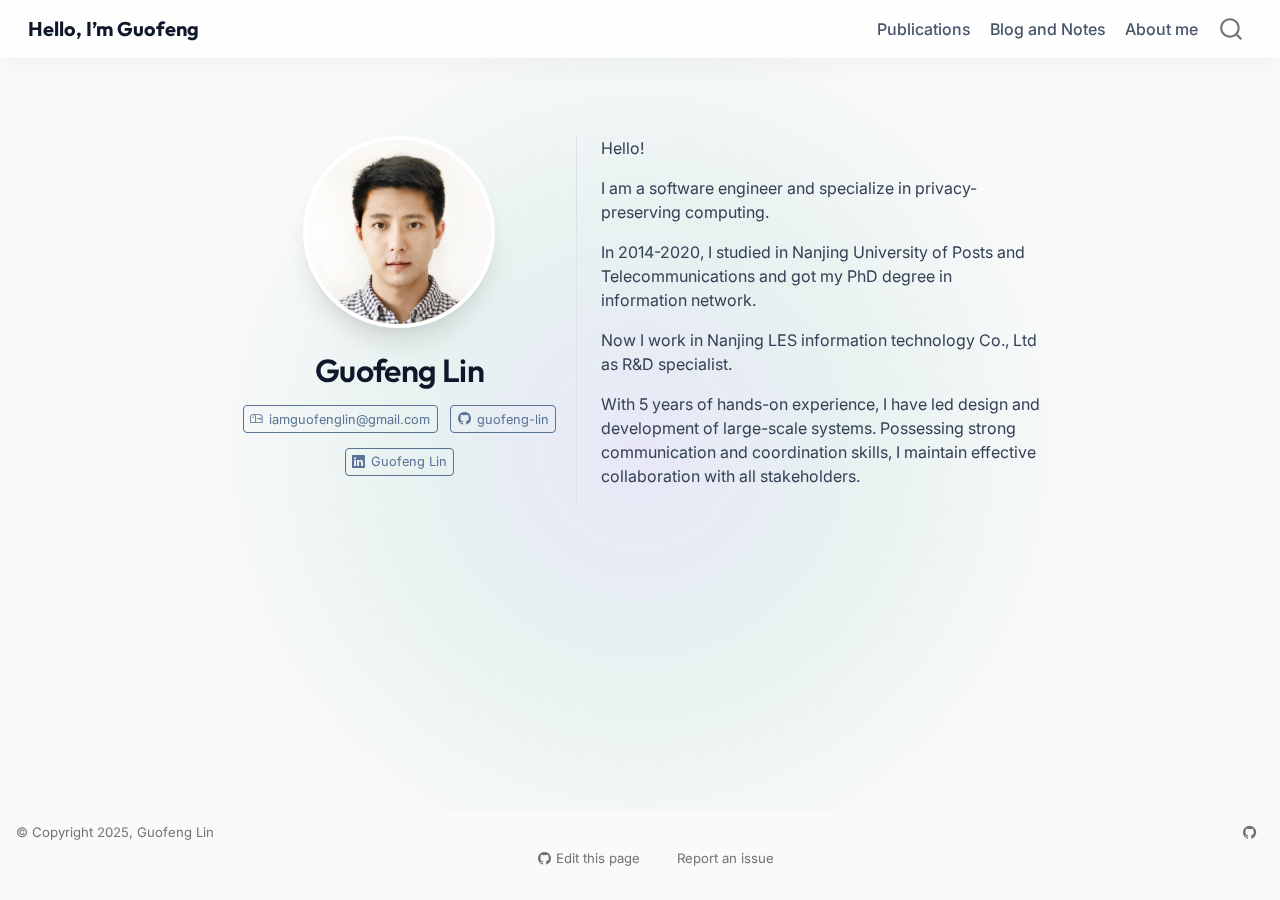
<file: docs/index.html>
<!DOCTYPE html>
<html xmlns="http://www.w3.org/1999/xhtml" lang="en" xml:lang="en"><head>

<meta charset="utf-8">
<meta name="generator" content="quarto-1.8.26">

<meta name="viewport" content="width=device-width, initial-scale=1.0, user-scalable=yes">


<title>Guofeng Lin – Hello, I’m Guofeng</title>
<style>
code{white-space: pre-wrap;}
span.smallcaps{font-variant: small-caps;}
div.columns{display: flex; gap: min(4vw, 1.5em);}
div.column{flex: auto; overflow-x: auto;}
div.hanging-indent{margin-left: 1.5em; text-indent: -1.5em;}
ul.task-list{list-style: none;}
ul.task-list li input[type="checkbox"] {
  width: 0.8em;
  margin: 0 0.8em 0.2em -1em; /* quarto-specific, see https://github.com/quarto-dev/quarto-cli/issues/4556 */ 
  vertical-align: middle;
}
</style>


<script src="site_libs/quarto-nav/quarto-nav.js"></script>
<script src="site_libs/quarto-nav/headroom.min.js"></script>
<script src="site_libs/clipboard/clipboard.min.js"></script>
<script src="site_libs/quarto-search/autocomplete.umd.js"></script>
<script src="site_libs/quarto-search/fuse.min.js"></script>
<script src="site_libs/quarto-search/quarto-search.js"></script>
<meta name="quarto:offset" content="./">
<link href="./misc/info/favicon.png" rel="icon" type="image/png">
<script src="site_libs/quarto-html/quarto.js" type="module"></script>
<script src="site_libs/quarto-html/tabsets/tabsets.js" type="module"></script>
<script src="site_libs/quarto-html/axe/axe-check.js" type="module"></script>
<script src="site_libs/quarto-html/popper.min.js"></script>
<script src="site_libs/quarto-html/tippy.umd.min.js"></script>
<link href="site_libs/quarto-html/tippy.css" rel="stylesheet">
<link href="site_libs/quarto-html/quarto-syntax-highlighting-587c61ba64f3a5504c4d52d930310e48.css" rel="stylesheet" id="quarto-text-highlighting-styles">
<script src="site_libs/bootstrap/bootstrap.min.js"></script>
<link href="site_libs/bootstrap/bootstrap-icons.css" rel="stylesheet">
<link href="site_libs/bootstrap/bootstrap-1eda2c3b874d6171aabb59e00212fdf7.min.css" rel="stylesheet" append-hash="true" id="quarto-bootstrap" data-mode="light">
<script id="quarto-search-options" type="application/json">{
  "location": "navbar",
  "copy-button": false,
  "collapse-after": 3,
  "panel-placement": "end",
  "type": "overlay",
  "limit": 50,
  "keyboard-shortcut": [
    "f",
    "/",
    "s"
  ],
  "show-item-context": false,
  "language": {
    "search-no-results-text": "No results",
    "search-matching-documents-text": "matching documents",
    "search-copy-link-title": "Copy link to search",
    "search-hide-matches-text": "Hide additional matches",
    "search-more-match-text": "more match in this document",
    "search-more-matches-text": "more matches in this document",
    "search-clear-button-title": "Clear",
    "search-text-placeholder": "",
    "search-detached-cancel-button-title": "Cancel",
    "search-submit-button-title": "Submit",
    "search-label": "Search"
  }
}</script>


</head>

<body class="nav-fixed fullcontent quarto-light">

<div id="quarto-search-results"></div>
  <header id="quarto-header" class="headroom fixed-top">
    <nav class="navbar navbar-expand-lg " data-bs-theme="dark">
      <div class="navbar-container container-fluid">
      <div class="navbar-brand-container mx-auto">
    <a class="navbar-brand" href="./index.html">
    <span class="navbar-title">Hello, I’m Guofeng</span>
    </a>
  </div>
            <div id="quarto-search" class="" title="Search"></div>
          <button class="navbar-toggler" type="button" data-bs-toggle="collapse" data-bs-target="#navbarCollapse" aria-controls="navbarCollapse" role="menu" aria-expanded="false" aria-label="Toggle navigation" onclick="if (window.quartoToggleHeadroom) { window.quartoToggleHeadroom(); }">
  <span class="navbar-toggler-icon"></span>
</button>
          <div class="collapse navbar-collapse" id="navbarCollapse">
            <ul class="navbar-nav navbar-nav-scroll ms-auto">
  <li class="nav-item">
    <a class="nav-link" href="./publications/publications.html"> 
<span class="menu-text">Publications</span></a>
  </li>  
  <li class="nav-item">
    <a class="nav-link" href="./blog/blog.html"> 
<span class="menu-text">Blog and Notes</span></a>
  </li>  
  <li class="nav-item">
    <a class="nav-link" href="./about_me.html"> 
<span class="menu-text">About me</span></a>
  </li>  
</ul>
          </div> <!-- /navcollapse -->
            <div class="quarto-navbar-tools">
</div>
      </div> <!-- /container-fluid -->
    </nav>
</header>
<!-- content -->
<div id="quarto-content" class="quarto-container page-columns page-rows-contents page-layout-article page-navbar">
<!-- sidebar -->
<!-- margin-sidebar -->
    
<!-- main -->
<main class="content" id="quarto-document-content">




<div class="quarto-about-trestles">
  <div class="about-entity">
    <img src="misc/info/photo.jpg" class="about-image
  round " style="height: 12em; width: 12em;">
<header id="title-block-header" class="quarto-title-block default">
<div class="quarto-title">
<h1 class="title">Guofeng Lin</h1>
</div>
<div class="quarto-title-meta">
  </div>
</header>
    <div class="about-links">
  <a href="mailto:iamguofenglin@gmail.com" class="about-link" rel="" target="">
    <i class="bi bi-mailbox"></i>
     <span class="about-link-text">iamguofenglin@gmail.com</span>
  </a>
  <a href="https://github.com/guofeng-lin" class="about-link" rel="" target="">
    <i class="bi bi-github"></i>
     <span class="about-link-text">guofeng-lin</span>
  </a>
  <a href="https://www.linkedin.com/in/guofeng-lin-615857319/" class="about-link" rel="" target="">
    <i class="bi bi-linkedin"></i>
     <span class="about-link-text">Guofeng Lin</span>
  </a>
</div>
  </div>
  <div class="about-contents"><div id="hero-heading">
<p>Hello!</p>
<p>I am a software engineer and specialize in privacy-preserving computing.</p>
<p>In 2014-2020, I studied in Nanjing University of Posts and Telecommunications and got my PhD degree in information network.</p>
<p>Now I work in Nanjing LES information technology Co., Ltd as R&amp;D specialist.</p>
<p>With 5 years of hands-on experience, I have led design and development of large-scale systems. Possessing strong communication and coordination skills, I maintain effective collaboration with all stakeholders.</p>
</div></div>
</div>





</main> <!-- /main -->
<script>
document.addEventListener("DOMContentLoaded", () => {
  // Create the glow element
  const glow = document.createElement("div");
  glow.id = "cursor-glow";
  document.body.appendChild(glow);

  // Default positioning
  let mouseX = window.innerWidth / 2;
  let mouseY = window.innerHeight / 2;

  // Track mouse
  document.addEventListener("mousemove", (e) => {
    mouseX = e.clientX;
    mouseY = e.clientY;
  });

  // Use requestAnimationFrame for smoother performance
  const updateGlow = () => {
    glow.style.transform = `translate(${mouseX}px, ${mouseY}px)`;
    requestAnimationFrame(updateGlow);
  };
  
  // Start animation loop
  requestAnimationFrame(updateGlow);
});
</script>
<script id="quarto-html-after-body" type="application/javascript">
  window.document.addEventListener("DOMContentLoaded", function (event) {
    const isCodeAnnotation = (el) => {
      for (const clz of el.classList) {
        if (clz.startsWith('code-annotation-')) {                     
          return true;
        }
      }
      return false;
    }
    const onCopySuccess = function(e) {
      // button target
      const button = e.trigger;
      // don't keep focus
      button.blur();
      // flash "checked"
      button.classList.add('code-copy-button-checked');
      var currentTitle = button.getAttribute("title");
      button.setAttribute("title", "Copied!");
      let tooltip;
      if (window.bootstrap) {
        button.setAttribute("data-bs-toggle", "tooltip");
        button.setAttribute("data-bs-placement", "left");
        button.setAttribute("data-bs-title", "Copied!");
        tooltip = new bootstrap.Tooltip(button, 
          { trigger: "manual", 
            customClass: "code-copy-button-tooltip",
            offset: [0, -8]});
        tooltip.show();    
      }
      setTimeout(function() {
        if (tooltip) {
          tooltip.hide();
          button.removeAttribute("data-bs-title");
          button.removeAttribute("data-bs-toggle");
          button.removeAttribute("data-bs-placement");
        }
        button.setAttribute("title", currentTitle);
        button.classList.remove('code-copy-button-checked');
      }, 1000);
      // clear code selection
      e.clearSelection();
    }
    const getTextToCopy = function(trigger) {
      const outerScaffold = trigger.parentElement.cloneNode(true);
      const codeEl = outerScaffold.querySelector('code');
      for (const childEl of codeEl.children) {
        if (isCodeAnnotation(childEl)) {
          childEl.remove();
        }
      }
      return codeEl.innerText;
    }
    const clipboard = new window.ClipboardJS('.code-copy-button:not([data-in-quarto-modal])', {
      text: getTextToCopy
    });
    clipboard.on('success', onCopySuccess);
    if (window.document.getElementById('quarto-embedded-source-code-modal')) {
      const clipboardModal = new window.ClipboardJS('.code-copy-button[data-in-quarto-modal]', {
        text: getTextToCopy,
        container: window.document.getElementById('quarto-embedded-source-code-modal')
      });
      clipboardModal.on('success', onCopySuccess);
    }
      var localhostRegex = new RegExp(/^(?:http|https):\/\/localhost\:?[0-9]*\//);
      var mailtoRegex = new RegExp(/^mailto:/);
        var filterRegex = new RegExp("https:\/\/guofeng-lin\.github\.io");
      var isInternal = (href) => {
          return filterRegex.test(href) || localhostRegex.test(href) || mailtoRegex.test(href);
      }
      // Inspect non-navigation links and adorn them if external
     var links = window.document.querySelectorAll('a[href]:not(.nav-link):not(.navbar-brand):not(.toc-action):not(.sidebar-link):not(.sidebar-item-toggle):not(.pagination-link):not(.no-external):not([aria-hidden]):not(.dropdown-item):not(.quarto-navigation-tool):not(.about-link)');
      for (var i=0; i<links.length; i++) {
        const link = links[i];
        if (!isInternal(link.href)) {
          // undo the damage that might have been done by quarto-nav.js in the case of
          // links that we want to consider external
          if (link.dataset.originalHref !== undefined) {
            link.href = link.dataset.originalHref;
          }
        }
      }
    function tippyHover(el, contentFn, onTriggerFn, onUntriggerFn) {
      const config = {
        allowHTML: true,
        maxWidth: 500,
        delay: 100,
        arrow: false,
        appendTo: function(el) {
            return el.parentElement;
        },
        interactive: true,
        interactiveBorder: 10,
        theme: 'quarto',
        placement: 'bottom-start',
      };
      if (contentFn) {
        config.content = contentFn;
      }
      if (onTriggerFn) {
        config.onTrigger = onTriggerFn;
      }
      if (onUntriggerFn) {
        config.onUntrigger = onUntriggerFn;
      }
      window.tippy(el, config); 
    }
    const noterefs = window.document.querySelectorAll('a[role="doc-noteref"]');
    for (var i=0; i<noterefs.length; i++) {
      const ref = noterefs[i];
      tippyHover(ref, function() {
        // use id or data attribute instead here
        let href = ref.getAttribute('data-footnote-href') || ref.getAttribute('href');
        try { href = new URL(href).hash; } catch {}
        const id = href.replace(/^#\/?/, "");
        const note = window.document.getElementById(id);
        if (note) {
          return note.innerHTML;
        } else {
          return "";
        }
      });
    }
    const xrefs = window.document.querySelectorAll('a.quarto-xref');
    const processXRef = (id, note) => {
      // Strip column container classes
      const stripColumnClz = (el) => {
        el.classList.remove("page-full", "page-columns");
        if (el.children) {
          for (const child of el.children) {
            stripColumnClz(child);
          }
        }
      }
      stripColumnClz(note)
      if (id === null || id.startsWith('sec-')) {
        // Special case sections, only their first couple elements
        const container = document.createElement("div");
        if (note.children && note.children.length > 2) {
          container.appendChild(note.children[0].cloneNode(true));
          for (let i = 1; i < note.children.length; i++) {
            const child = note.children[i];
            if (child.tagName === "P" && child.innerText === "") {
              continue;
            } else {
              container.appendChild(child.cloneNode(true));
              break;
            }
          }
          if (window.Quarto?.typesetMath) {
            window.Quarto.typesetMath(container);
          }
          return container.innerHTML
        } else {
          if (window.Quarto?.typesetMath) {
            window.Quarto.typesetMath(note);
          }
          return note.innerHTML;
        }
      } else {
        // Remove any anchor links if they are present
        const anchorLink = note.querySelector('a.anchorjs-link');
        if (anchorLink) {
          anchorLink.remove();
        }
        if (window.Quarto?.typesetMath) {
          window.Quarto.typesetMath(note);
        }
        if (note.classList.contains("callout")) {
          return note.outerHTML;
        } else {
          return note.innerHTML;
        }
      }
    }
    for (var i=0; i<xrefs.length; i++) {
      const xref = xrefs[i];
      tippyHover(xref, undefined, function(instance) {
        instance.disable();
        let url = xref.getAttribute('href');
        let hash = undefined; 
        if (url.startsWith('#')) {
          hash = url;
        } else {
          try { hash = new URL(url).hash; } catch {}
        }
        if (hash) {
          const id = hash.replace(/^#\/?/, "");
          const note = window.document.getElementById(id);
          if (note !== null) {
            try {
              const html = processXRef(id, note.cloneNode(true));
              instance.setContent(html);
            } finally {
              instance.enable();
              instance.show();
            }
          } else {
            // See if we can fetch this
            fetch(url.split('#')[0])
            .then(res => res.text())
            .then(html => {
              const parser = new DOMParser();
              const htmlDoc = parser.parseFromString(html, "text/html");
              const note = htmlDoc.getElementById(id);
              if (note !== null) {
                const html = processXRef(id, note);
                instance.setContent(html);
              } 
            }).finally(() => {
              instance.enable();
              instance.show();
            });
          }
        } else {
          // See if we can fetch a full url (with no hash to target)
          // This is a special case and we should probably do some content thinning / targeting
          fetch(url)
          .then(res => res.text())
          .then(html => {
            const parser = new DOMParser();
            const htmlDoc = parser.parseFromString(html, "text/html");
            const note = htmlDoc.querySelector('main.content');
            if (note !== null) {
              // This should only happen for chapter cross references
              // (since there is no id in the URL)
              // remove the first header
              if (note.children.length > 0 && note.children[0].tagName === "HEADER") {
                note.children[0].remove();
              }
              const html = processXRef(null, note);
              instance.setContent(html);
            } 
          }).finally(() => {
            instance.enable();
            instance.show();
          });
        }
      }, function(instance) {
      });
    }
        let selectedAnnoteEl;
        const selectorForAnnotation = ( cell, annotation) => {
          let cellAttr = 'data-code-cell="' + cell + '"';
          let lineAttr = 'data-code-annotation="' +  annotation + '"';
          const selector = 'span[' + cellAttr + '][' + lineAttr + ']';
          return selector;
        }
        const selectCodeLines = (annoteEl) => {
          const doc = window.document;
          const targetCell = annoteEl.getAttribute("data-target-cell");
          const targetAnnotation = annoteEl.getAttribute("data-target-annotation");
          const annoteSpan = window.document.querySelector(selectorForAnnotation(targetCell, targetAnnotation));
          const lines = annoteSpan.getAttribute("data-code-lines").split(",");
          const lineIds = lines.map((line) => {
            return targetCell + "-" + line;
          })
          let top = null;
          let height = null;
          let parent = null;
          if (lineIds.length > 0) {
              //compute the position of the single el (top and bottom and make a div)
              const el = window.document.getElementById(lineIds[0]);
              top = el.offsetTop;
              height = el.offsetHeight;
              parent = el.parentElement.parentElement;
            if (lineIds.length > 1) {
              const lastEl = window.document.getElementById(lineIds[lineIds.length - 1]);
              const bottom = lastEl.offsetTop + lastEl.offsetHeight;
              height = bottom - top;
            }
            if (top !== null && height !== null && parent !== null) {
              // cook up a div (if necessary) and position it 
              let div = window.document.getElementById("code-annotation-line-highlight");
              if (div === null) {
                div = window.document.createElement("div");
                div.setAttribute("id", "code-annotation-line-highlight");
                div.style.position = 'absolute';
                parent.appendChild(div);
              }
              div.style.top = top - 2 + "px";
              div.style.height = height + 4 + "px";
              div.style.left = 0;
              let gutterDiv = window.document.getElementById("code-annotation-line-highlight-gutter");
              if (gutterDiv === null) {
                gutterDiv = window.document.createElement("div");
                gutterDiv.setAttribute("id", "code-annotation-line-highlight-gutter");
                gutterDiv.style.position = 'absolute';
                const codeCell = window.document.getElementById(targetCell);
                const gutter = codeCell.querySelector('.code-annotation-gutter');
                gutter.appendChild(gutterDiv);
              }
              gutterDiv.style.top = top - 2 + "px";
              gutterDiv.style.height = height + 4 + "px";
            }
            selectedAnnoteEl = annoteEl;
          }
        };
        const unselectCodeLines = () => {
          const elementsIds = ["code-annotation-line-highlight", "code-annotation-line-highlight-gutter"];
          elementsIds.forEach((elId) => {
            const div = window.document.getElementById(elId);
            if (div) {
              div.remove();
            }
          });
          selectedAnnoteEl = undefined;
        };
          // Handle positioning of the toggle
      window.addEventListener(
        "resize",
        throttle(() => {
          elRect = undefined;
          if (selectedAnnoteEl) {
            selectCodeLines(selectedAnnoteEl);
          }
        }, 10)
      );
      function throttle(fn, ms) {
      let throttle = false;
      let timer;
        return (...args) => {
          if(!throttle) { // first call gets through
              fn.apply(this, args);
              throttle = true;
          } else { // all the others get throttled
              if(timer) clearTimeout(timer); // cancel #2
              timer = setTimeout(() => {
                fn.apply(this, args);
                timer = throttle = false;
              }, ms);
          }
        };
      }
        // Attach click handler to the DT
        const annoteDls = window.document.querySelectorAll('dt[data-target-cell]');
        for (const annoteDlNode of annoteDls) {
          annoteDlNode.addEventListener('click', (event) => {
            const clickedEl = event.target;
            if (clickedEl !== selectedAnnoteEl) {
              unselectCodeLines();
              const activeEl = window.document.querySelector('dt[data-target-cell].code-annotation-active');
              if (activeEl) {
                activeEl.classList.remove('code-annotation-active');
              }
              selectCodeLines(clickedEl);
              clickedEl.classList.add('code-annotation-active');
            } else {
              // Unselect the line
              unselectCodeLines();
              clickedEl.classList.remove('code-annotation-active');
            }
          });
        }
    const findCites = (el) => {
      const parentEl = el.parentElement;
      if (parentEl) {
        const cites = parentEl.dataset.cites;
        if (cites) {
          return {
            el,
            cites: cites.split(' ')
          };
        } else {
          return findCites(el.parentElement)
        }
      } else {
        return undefined;
      }
    };
    var bibliorefs = window.document.querySelectorAll('a[role="doc-biblioref"]');
    for (var i=0; i<bibliorefs.length; i++) {
      const ref = bibliorefs[i];
      const citeInfo = findCites(ref);
      if (citeInfo) {
        tippyHover(citeInfo.el, function() {
          var popup = window.document.createElement('div');
          citeInfo.cites.forEach(function(cite) {
            var citeDiv = window.document.createElement('div');
            citeDiv.classList.add('hanging-indent');
            citeDiv.classList.add('csl-entry');
            var biblioDiv = window.document.getElementById('ref-' + cite);
            if (biblioDiv) {
              citeDiv.innerHTML = biblioDiv.innerHTML;
            }
            popup.appendChild(citeDiv);
          });
          return popup.innerHTML;
        });
      }
    }
  });
  </script>
</div> <!-- /content -->
<footer class="footer">
  <div class="nav-footer">
    <div class="nav-footer-left">
<p>© Copyright 2025, Guofeng Lin</p>
</div>   
    <div class="nav-footer-center">
      &nbsp;
    <div class="toc-actions"><ul><li><a href="https://github.com/guofeng-lin/guofeng-lin.github.io/edit/main/index.qmd" class="toc-action"><i class="bi bi-github"></i>Edit this page</a></li><li><a href="https://github.com/guofeng-lin/guofeng-lin.github.io/issues/new" class="toc-action"><i class="bi empty"></i>Report an issue</a></li></ul></div></div>
    <div class="nav-footer-right">
      <ul class="footer-items list-unstyled">
    <li class="nav-item compact">
    <a class="nav-link" href="https://github.com/guofeng-lin/guofeng-lin.github.io">
      <i class="bi bi-github" role="img">
</i> 
    </a>
  </li>  
</ul>
    </div>
  </div>
</footer>




</body></html>
</file>
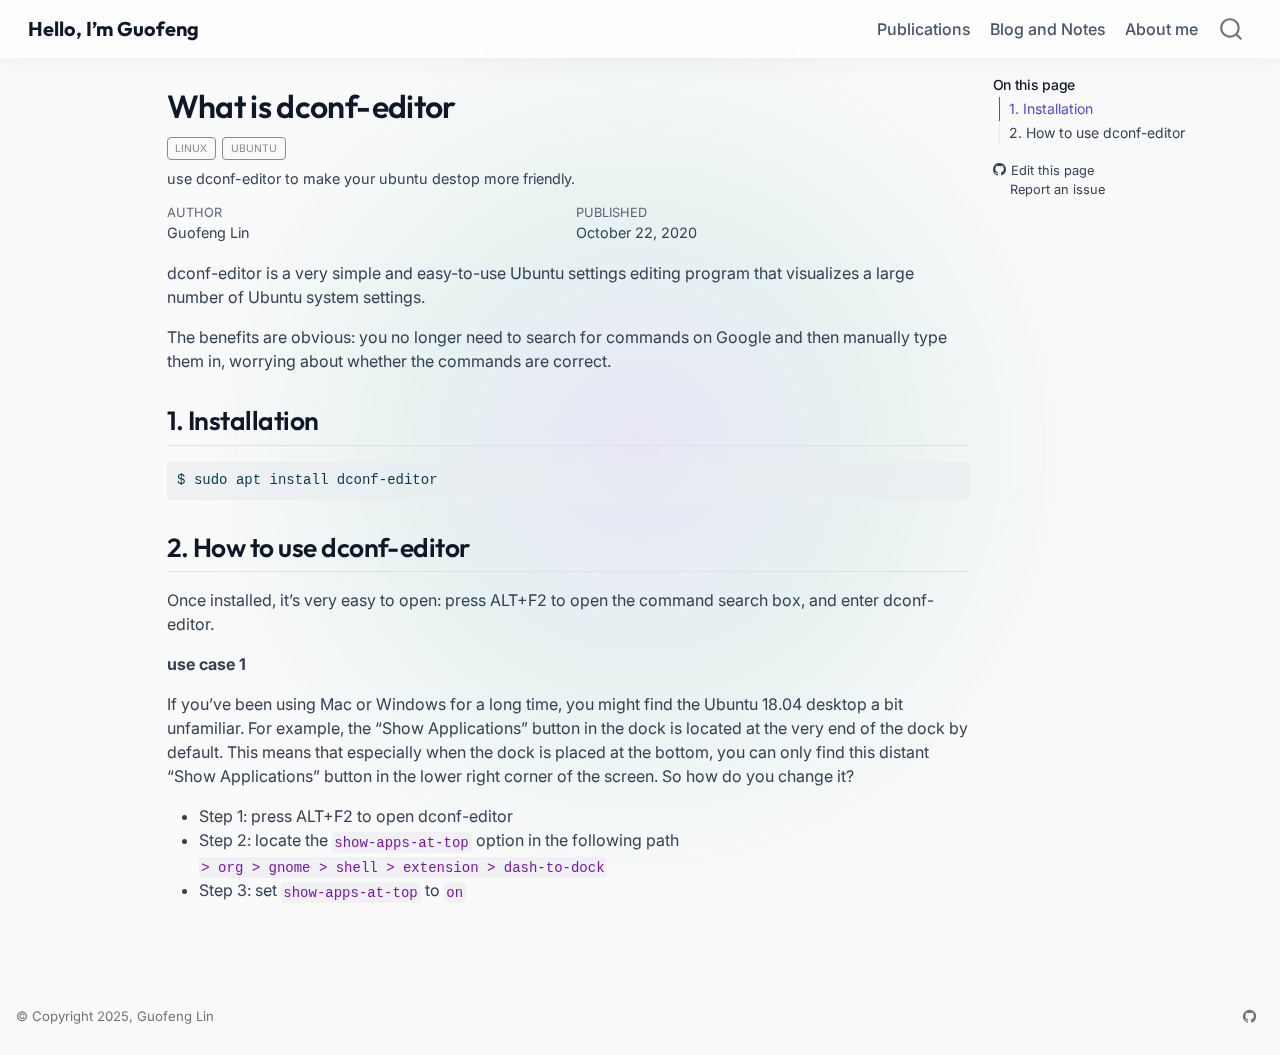
<file: docs/blog/linux_20201022_dconf_editor/index.html>
<!DOCTYPE html>
<html xmlns="http://www.w3.org/1999/xhtml" lang="en" xml:lang="en"><head>

<meta charset="utf-8">
<meta name="generator" content="quarto-1.8.26">

<meta name="viewport" content="width=device-width, initial-scale=1.0, user-scalable=yes">

<meta name="author" content="Guofeng Lin">
<meta name="dcterms.date" content="2020-10-22">
<meta name="description" content="use dconf-editor to make your ubuntu destop more friendly.">

<title>What is dconf-editor – Hello, I’m Guofeng</title>
<style>
code{white-space: pre-wrap;}
span.smallcaps{font-variant: small-caps;}
div.columns{display: flex; gap: min(4vw, 1.5em);}
div.column{flex: auto; overflow-x: auto;}
div.hanging-indent{margin-left: 1.5em; text-indent: -1.5em;}
ul.task-list{list-style: none;}
ul.task-list li input[type="checkbox"] {
  width: 0.8em;
  margin: 0 0.8em 0.2em -1em; /* quarto-specific, see https://github.com/quarto-dev/quarto-cli/issues/4556 */ 
  vertical-align: middle;
}
/* CSS for syntax highlighting */
html { -webkit-text-size-adjust: 100%; }
pre > code.sourceCode { white-space: pre; position: relative; }
pre > code.sourceCode > span { display: inline-block; line-height: 1.25; }
pre > code.sourceCode > span:empty { height: 1.2em; }
.sourceCode { overflow: visible; }
code.sourceCode > span { color: inherit; text-decoration: inherit; }
div.sourceCode { margin: 1em 0; }
pre.sourceCode { margin: 0; }
@media screen {
div.sourceCode { overflow: auto; }
}
@media print {
pre > code.sourceCode { white-space: pre-wrap; }
pre > code.sourceCode > span { text-indent: -5em; padding-left: 5em; }
}
pre.numberSource code
  { counter-reset: source-line 0; }
pre.numberSource code > span
  { position: relative; left: -4em; counter-increment: source-line; }
pre.numberSource code > span > a:first-child::before
  { content: counter(source-line);
    position: relative; left: -1em; text-align: right; vertical-align: baseline;
    border: none; display: inline-block;
    -webkit-touch-callout: none; -webkit-user-select: none;
    -khtml-user-select: none; -moz-user-select: none;
    -ms-user-select: none; user-select: none;
    padding: 0 4px; width: 4em;
  }
pre.numberSource { margin-left: 3em;  padding-left: 4px; }
div.sourceCode
  {   }
@media screen {
pre > code.sourceCode > span > a:first-child::before { text-decoration: underline; }
}
</style>


<script src="../../site_libs/quarto-nav/quarto-nav.js"></script>
<script src="../../site_libs/quarto-nav/headroom.min.js"></script>
<script src="../../site_libs/clipboard/clipboard.min.js"></script>
<script src="../../site_libs/quarto-search/autocomplete.umd.js"></script>
<script src="../../site_libs/quarto-search/fuse.min.js"></script>
<script src="../../site_libs/quarto-search/quarto-search.js"></script>
<meta name="quarto:offset" content="../../">
<link href="../../misc/info/favicon.png" rel="icon" type="image/png">
<script src="../../site_libs/quarto-html/quarto.js" type="module"></script>
<script src="../../site_libs/quarto-html/tabsets/tabsets.js" type="module"></script>
<script src="../../site_libs/quarto-html/axe/axe-check.js" type="module"></script>
<script src="../../site_libs/quarto-html/popper.min.js"></script>
<script src="../../site_libs/quarto-html/tippy.umd.min.js"></script>
<script src="../../site_libs/quarto-html/anchor.min.js"></script>
<link href="../../site_libs/quarto-html/tippy.css" rel="stylesheet">
<link href="../../site_libs/quarto-html/quarto-syntax-highlighting-587c61ba64f3a5504c4d52d930310e48.css" rel="stylesheet" id="quarto-text-highlighting-styles">
<script src="../../site_libs/bootstrap/bootstrap.min.js"></script>
<link href="../../site_libs/bootstrap/bootstrap-icons.css" rel="stylesheet">
<link href="../../site_libs/bootstrap/bootstrap-1eda2c3b874d6171aabb59e00212fdf7.min.css" rel="stylesheet" append-hash="true" id="quarto-bootstrap" data-mode="light">
<script id="quarto-search-options" type="application/json">{
  "location": "navbar",
  "copy-button": false,
  "collapse-after": 3,
  "panel-placement": "end",
  "type": "overlay",
  "limit": 50,
  "keyboard-shortcut": [
    "f",
    "/",
    "s"
  ],
  "show-item-context": false,
  "language": {
    "search-no-results-text": "No results",
    "search-matching-documents-text": "matching documents",
    "search-copy-link-title": "Copy link to search",
    "search-hide-matches-text": "Hide additional matches",
    "search-more-match-text": "more match in this document",
    "search-more-matches-text": "more matches in this document",
    "search-clear-button-title": "Clear",
    "search-text-placeholder": "",
    "search-detached-cancel-button-title": "Cancel",
    "search-submit-button-title": "Submit",
    "search-label": "Search"
  }
}</script>


</head>

<body class="nav-fixed quarto-light">

<div id="quarto-search-results"></div>
  <header id="quarto-header" class="headroom fixed-top">
    <nav class="navbar navbar-expand-lg " data-bs-theme="dark">
      <div class="navbar-container container-fluid">
      <div class="navbar-brand-container mx-auto">
    <a class="navbar-brand" href="../../index.html">
    <span class="navbar-title">Hello, I’m Guofeng</span>
    </a>
  </div>
            <div id="quarto-search" class="" title="Search"></div>
          <button class="navbar-toggler" type="button" data-bs-toggle="collapse" data-bs-target="#navbarCollapse" aria-controls="navbarCollapse" role="menu" aria-expanded="false" aria-label="Toggle navigation" onclick="if (window.quartoToggleHeadroom) { window.quartoToggleHeadroom(); }">
  <span class="navbar-toggler-icon"></span>
</button>
          <div class="collapse navbar-collapse" id="navbarCollapse">
            <ul class="navbar-nav navbar-nav-scroll ms-auto">
  <li class="nav-item">
    <a class="nav-link" href="../../publications/publications.html"> 
<span class="menu-text">Publications</span></a>
  </li>  
  <li class="nav-item">
    <a class="nav-link" href="../../blog/blog.html"> 
<span class="menu-text">Blog and Notes</span></a>
  </li>  
  <li class="nav-item">
    <a class="nav-link" href="../../about_me.html"> 
<span class="menu-text">About me</span></a>
  </li>  
</ul>
          </div> <!-- /navcollapse -->
            <div class="quarto-navbar-tools">
</div>
      </div> <!-- /container-fluid -->
    </nav>
</header>
<!-- content -->
<div id="quarto-content" class="quarto-container page-columns page-rows-contents page-layout-article page-navbar">
<!-- sidebar -->
<!-- margin-sidebar -->
    <div id="quarto-margin-sidebar" class="sidebar margin-sidebar">
        <nav id="TOC" role="doc-toc" class="toc-active">
    <h2 id="toc-title">On this page</h2>
   
  <ul class="collapse">
  <li><a href="#installation" id="toc-installation" class="nav-link active" data-scroll-target="#installation">1. Installation</a></li>
  <li><a href="#how-to-use-dconf-editor" id="toc-how-to-use-dconf-editor" class="nav-link" data-scroll-target="#how-to-use-dconf-editor">2. How to use dconf-editor</a></li>
  </ul>
<div class="toc-actions"><ul class="collapse"><li><a href="https://github.com/guofeng-lin/guofeng-lin.github.io/edit/main/blog/linux_20201022_dconf_editor/index.qmd" class="toc-action"><i class="bi bi-github"></i>Edit this page</a></li><li><a href="https://github.com/guofeng-lin/guofeng-lin.github.io/issues/new" class="toc-action"><i class="bi empty"></i>Report an issue</a></li></ul></div></nav>
    </div>
<!-- main -->
<main class="content" id="quarto-document-content">

<header id="title-block-header" class="quarto-title-block default">
<div class="quarto-title">
<h1 class="title">What is dconf-editor</h1>
  <div class="quarto-categories">
    <div class="quarto-category">Linux</div>
    <div class="quarto-category">Ubuntu</div>
  </div>
  </div>

<div>
  <div class="description">
    <p>use dconf-editor to make your ubuntu destop more friendly.</p>
  </div>
</div>


<div class="quarto-title-meta">

    <div>
    <div class="quarto-title-meta-heading">Author</div>
    <div class="quarto-title-meta-contents">
             <p>Guofeng Lin </p>
          </div>
  </div>
    
    <div>
    <div class="quarto-title-meta-heading">Published</div>
    <div class="quarto-title-meta-contents">
      <p class="date">October 22, 2020</p>
    </div>
  </div>
  
    
  </div>
  


</header>


<p>dconf-editor is a very simple and easy-to-use Ubuntu settings editing program that visualizes a large number of Ubuntu system settings.</p>
<p>The benefits are obvious: you no longer need to search for commands on Google and then manually type them in, worrying about whether the commands are correct.</p>
<section id="installation" class="level2">
<h2 class="anchored" data-anchor-id="installation">1. Installation</h2>
<div class="code-copy-outer-scaffold"><div class="sourceCode" id="cb1"><pre class="sourceCode bash code-with-copy"><code class="sourceCode bash"><span id="cb1-1"><a href="#cb1-1" aria-hidden="true" tabindex="-1"></a><span class="ex">$</span> sudo apt install dconf-editor</span></code></pre></div><button title="Copy to Clipboard" class="code-copy-button"><i class="bi"></i></button></div>
</section>
<section id="how-to-use-dconf-editor" class="level2">
<h2 class="anchored" data-anchor-id="how-to-use-dconf-editor">2. How to use dconf-editor</h2>
<p>Once installed, it’s very easy to open: press ALT+F2 to open the command search box, and enter dconf-editor.</p>
<p><strong>use case 1</strong></p>
<p>If you’ve been using Mac or Windows for a long time, you might find the Ubuntu 18.04 desktop a bit unfamiliar. For example, the “Show Applications” button in the dock is located at the very end of the dock by default. This means that especially when the dock is placed at the bottom, you can only find this distant “Show Applications” button in the lower right corner of the screen. So how do you change it?</p>
<ul>
<li>Step 1: press ALT+F2 to open dconf-editor</li>
<li>Step 2: locate the <code>show-apps-at-top</code> option in the following path <code>&gt; org &gt; gnome &gt; shell &gt; extension &gt; dash-to-dock</code></li>
<li>Step 3: set <code>show-apps-at-top</code> to <code>on</code></li>
</ul>


</section>

</main> <!-- /main -->
<script>
document.addEventListener("DOMContentLoaded", () => {
  // Create the glow element
  const glow = document.createElement("div");
  glow.id = "cursor-glow";
  document.body.appendChild(glow);

  // Default positioning
  let mouseX = window.innerWidth / 2;
  let mouseY = window.innerHeight / 2;

  // Track mouse
  document.addEventListener("mousemove", (e) => {
    mouseX = e.clientX;
    mouseY = e.clientY;
  });

  // Use requestAnimationFrame for smoother performance
  const updateGlow = () => {
    glow.style.transform = `translate(${mouseX}px, ${mouseY}px)`;
    requestAnimationFrame(updateGlow);
  };
  
  // Start animation loop
  requestAnimationFrame(updateGlow);
});
</script>
<script id="quarto-html-after-body" type="application/javascript">
  window.document.addEventListener("DOMContentLoaded", function (event) {
    const icon = "";
    const anchorJS = new window.AnchorJS();
    anchorJS.options = {
      placement: 'right',
      icon: icon
    };
    anchorJS.add('.anchored');
    const isCodeAnnotation = (el) => {
      for (const clz of el.classList) {
        if (clz.startsWith('code-annotation-')) {                     
          return true;
        }
      }
      return false;
    }
    const onCopySuccess = function(e) {
      // button target
      const button = e.trigger;
      // don't keep focus
      button.blur();
      // flash "checked"
      button.classList.add('code-copy-button-checked');
      var currentTitle = button.getAttribute("title");
      button.setAttribute("title", "Copied!");
      let tooltip;
      if (window.bootstrap) {
        button.setAttribute("data-bs-toggle", "tooltip");
        button.setAttribute("data-bs-placement", "left");
        button.setAttribute("data-bs-title", "Copied!");
        tooltip = new bootstrap.Tooltip(button, 
          { trigger: "manual", 
            customClass: "code-copy-button-tooltip",
            offset: [0, -8]});
        tooltip.show();    
      }
      setTimeout(function() {
        if (tooltip) {
          tooltip.hide();
          button.removeAttribute("data-bs-title");
          button.removeAttribute("data-bs-toggle");
          button.removeAttribute("data-bs-placement");
        }
        button.setAttribute("title", currentTitle);
        button.classList.remove('code-copy-button-checked');
      }, 1000);
      // clear code selection
      e.clearSelection();
    }
    const getTextToCopy = function(trigger) {
      const outerScaffold = trigger.parentElement.cloneNode(true);
      const codeEl = outerScaffold.querySelector('code');
      for (const childEl of codeEl.children) {
        if (isCodeAnnotation(childEl)) {
          childEl.remove();
        }
      }
      return codeEl.innerText;
    }
    const clipboard = new window.ClipboardJS('.code-copy-button:not([data-in-quarto-modal])', {
      text: getTextToCopy
    });
    clipboard.on('success', onCopySuccess);
    if (window.document.getElementById('quarto-embedded-source-code-modal')) {
      const clipboardModal = new window.ClipboardJS('.code-copy-button[data-in-quarto-modal]', {
        text: getTextToCopy,
        container: window.document.getElementById('quarto-embedded-source-code-modal')
      });
      clipboardModal.on('success', onCopySuccess);
    }
      var localhostRegex = new RegExp(/^(?:http|https):\/\/localhost\:?[0-9]*\//);
      var mailtoRegex = new RegExp(/^mailto:/);
        var filterRegex = new RegExp("https:\/\/guofeng-lin\.github\.io");
      var isInternal = (href) => {
          return filterRegex.test(href) || localhostRegex.test(href) || mailtoRegex.test(href);
      }
      // Inspect non-navigation links and adorn them if external
     var links = window.document.querySelectorAll('a[href]:not(.nav-link):not(.navbar-brand):not(.toc-action):not(.sidebar-link):not(.sidebar-item-toggle):not(.pagination-link):not(.no-external):not([aria-hidden]):not(.dropdown-item):not(.quarto-navigation-tool):not(.about-link)');
      for (var i=0; i<links.length; i++) {
        const link = links[i];
        if (!isInternal(link.href)) {
          // undo the damage that might have been done by quarto-nav.js in the case of
          // links that we want to consider external
          if (link.dataset.originalHref !== undefined) {
            link.href = link.dataset.originalHref;
          }
        }
      }
    function tippyHover(el, contentFn, onTriggerFn, onUntriggerFn) {
      const config = {
        allowHTML: true,
        maxWidth: 500,
        delay: 100,
        arrow: false,
        appendTo: function(el) {
            return el.parentElement;
        },
        interactive: true,
        interactiveBorder: 10,
        theme: 'quarto',
        placement: 'bottom-start',
      };
      if (contentFn) {
        config.content = contentFn;
      }
      if (onTriggerFn) {
        config.onTrigger = onTriggerFn;
      }
      if (onUntriggerFn) {
        config.onUntrigger = onUntriggerFn;
      }
      window.tippy(el, config); 
    }
    const noterefs = window.document.querySelectorAll('a[role="doc-noteref"]');
    for (var i=0; i<noterefs.length; i++) {
      const ref = noterefs[i];
      tippyHover(ref, function() {
        // use id or data attribute instead here
        let href = ref.getAttribute('data-footnote-href') || ref.getAttribute('href');
        try { href = new URL(href).hash; } catch {}
        const id = href.replace(/^#\/?/, "");
        const note = window.document.getElementById(id);
        if (note) {
          return note.innerHTML;
        } else {
          return "";
        }
      });
    }
    const xrefs = window.document.querySelectorAll('a.quarto-xref');
    const processXRef = (id, note) => {
      // Strip column container classes
      const stripColumnClz = (el) => {
        el.classList.remove("page-full", "page-columns");
        if (el.children) {
          for (const child of el.children) {
            stripColumnClz(child);
          }
        }
      }
      stripColumnClz(note)
      if (id === null || id.startsWith('sec-')) {
        // Special case sections, only their first couple elements
        const container = document.createElement("div");
        if (note.children && note.children.length > 2) {
          container.appendChild(note.children[0].cloneNode(true));
          for (let i = 1; i < note.children.length; i++) {
            const child = note.children[i];
            if (child.tagName === "P" && child.innerText === "") {
              continue;
            } else {
              container.appendChild(child.cloneNode(true));
              break;
            }
          }
          if (window.Quarto?.typesetMath) {
            window.Quarto.typesetMath(container);
          }
          return container.innerHTML
        } else {
          if (window.Quarto?.typesetMath) {
            window.Quarto.typesetMath(note);
          }
          return note.innerHTML;
        }
      } else {
        // Remove any anchor links if they are present
        const anchorLink = note.querySelector('a.anchorjs-link');
        if (anchorLink) {
          anchorLink.remove();
        }
        if (window.Quarto?.typesetMath) {
          window.Quarto.typesetMath(note);
        }
        if (note.classList.contains("callout")) {
          return note.outerHTML;
        } else {
          return note.innerHTML;
        }
      }
    }
    for (var i=0; i<xrefs.length; i++) {
      const xref = xrefs[i];
      tippyHover(xref, undefined, function(instance) {
        instance.disable();
        let url = xref.getAttribute('href');
        let hash = undefined; 
        if (url.startsWith('#')) {
          hash = url;
        } else {
          try { hash = new URL(url).hash; } catch {}
        }
        if (hash) {
          const id = hash.replace(/^#\/?/, "");
          const note = window.document.getElementById(id);
          if (note !== null) {
            try {
              const html = processXRef(id, note.cloneNode(true));
              instance.setContent(html);
            } finally {
              instance.enable();
              instance.show();
            }
          } else {
            // See if we can fetch this
            fetch(url.split('#')[0])
            .then(res => res.text())
            .then(html => {
              const parser = new DOMParser();
              const htmlDoc = parser.parseFromString(html, "text/html");
              const note = htmlDoc.getElementById(id);
              if (note !== null) {
                const html = processXRef(id, note);
                instance.setContent(html);
              } 
            }).finally(() => {
              instance.enable();
              instance.show();
            });
          }
        } else {
          // See if we can fetch a full url (with no hash to target)
          // This is a special case and we should probably do some content thinning / targeting
          fetch(url)
          .then(res => res.text())
          .then(html => {
            const parser = new DOMParser();
            const htmlDoc = parser.parseFromString(html, "text/html");
            const note = htmlDoc.querySelector('main.content');
            if (note !== null) {
              // This should only happen for chapter cross references
              // (since there is no id in the URL)
              // remove the first header
              if (note.children.length > 0 && note.children[0].tagName === "HEADER") {
                note.children[0].remove();
              }
              const html = processXRef(null, note);
              instance.setContent(html);
            } 
          }).finally(() => {
            instance.enable();
            instance.show();
          });
        }
      }, function(instance) {
      });
    }
        let selectedAnnoteEl;
        const selectorForAnnotation = ( cell, annotation) => {
          let cellAttr = 'data-code-cell="' + cell + '"';
          let lineAttr = 'data-code-annotation="' +  annotation + '"';
          const selector = 'span[' + cellAttr + '][' + lineAttr + ']';
          return selector;
        }
        const selectCodeLines = (annoteEl) => {
          const doc = window.document;
          const targetCell = annoteEl.getAttribute("data-target-cell");
          const targetAnnotation = annoteEl.getAttribute("data-target-annotation");
          const annoteSpan = window.document.querySelector(selectorForAnnotation(targetCell, targetAnnotation));
          const lines = annoteSpan.getAttribute("data-code-lines").split(",");
          const lineIds = lines.map((line) => {
            return targetCell + "-" + line;
          })
          let top = null;
          let height = null;
          let parent = null;
          if (lineIds.length > 0) {
              //compute the position of the single el (top and bottom and make a div)
              const el = window.document.getElementById(lineIds[0]);
              top = el.offsetTop;
              height = el.offsetHeight;
              parent = el.parentElement.parentElement;
            if (lineIds.length > 1) {
              const lastEl = window.document.getElementById(lineIds[lineIds.length - 1]);
              const bottom = lastEl.offsetTop + lastEl.offsetHeight;
              height = bottom - top;
            }
            if (top !== null && height !== null && parent !== null) {
              // cook up a div (if necessary) and position it 
              let div = window.document.getElementById("code-annotation-line-highlight");
              if (div === null) {
                div = window.document.createElement("div");
                div.setAttribute("id", "code-annotation-line-highlight");
                div.style.position = 'absolute';
                parent.appendChild(div);
              }
              div.style.top = top - 2 + "px";
              div.style.height = height + 4 + "px";
              div.style.left = 0;
              let gutterDiv = window.document.getElementById("code-annotation-line-highlight-gutter");
              if (gutterDiv === null) {
                gutterDiv = window.document.createElement("div");
                gutterDiv.setAttribute("id", "code-annotation-line-highlight-gutter");
                gutterDiv.style.position = 'absolute';
                const codeCell = window.document.getElementById(targetCell);
                const gutter = codeCell.querySelector('.code-annotation-gutter');
                gutter.appendChild(gutterDiv);
              }
              gutterDiv.style.top = top - 2 + "px";
              gutterDiv.style.height = height + 4 + "px";
            }
            selectedAnnoteEl = annoteEl;
          }
        };
        const unselectCodeLines = () => {
          const elementsIds = ["code-annotation-line-highlight", "code-annotation-line-highlight-gutter"];
          elementsIds.forEach((elId) => {
            const div = window.document.getElementById(elId);
            if (div) {
              div.remove();
            }
          });
          selectedAnnoteEl = undefined;
        };
          // Handle positioning of the toggle
      window.addEventListener(
        "resize",
        throttle(() => {
          elRect = undefined;
          if (selectedAnnoteEl) {
            selectCodeLines(selectedAnnoteEl);
          }
        }, 10)
      );
      function throttle(fn, ms) {
      let throttle = false;
      let timer;
        return (...args) => {
          if(!throttle) { // first call gets through
              fn.apply(this, args);
              throttle = true;
          } else { // all the others get throttled
              if(timer) clearTimeout(timer); // cancel #2
              timer = setTimeout(() => {
                fn.apply(this, args);
                timer = throttle = false;
              }, ms);
          }
        };
      }
        // Attach click handler to the DT
        const annoteDls = window.document.querySelectorAll('dt[data-target-cell]');
        for (const annoteDlNode of annoteDls) {
          annoteDlNode.addEventListener('click', (event) => {
            const clickedEl = event.target;
            if (clickedEl !== selectedAnnoteEl) {
              unselectCodeLines();
              const activeEl = window.document.querySelector('dt[data-target-cell].code-annotation-active');
              if (activeEl) {
                activeEl.classList.remove('code-annotation-active');
              }
              selectCodeLines(clickedEl);
              clickedEl.classList.add('code-annotation-active');
            } else {
              // Unselect the line
              unselectCodeLines();
              clickedEl.classList.remove('code-annotation-active');
            }
          });
        }
    const findCites = (el) => {
      const parentEl = el.parentElement;
      if (parentEl) {
        const cites = parentEl.dataset.cites;
        if (cites) {
          return {
            el,
            cites: cites.split(' ')
          };
        } else {
          return findCites(el.parentElement)
        }
      } else {
        return undefined;
      }
    };
    var bibliorefs = window.document.querySelectorAll('a[role="doc-biblioref"]');
    for (var i=0; i<bibliorefs.length; i++) {
      const ref = bibliorefs[i];
      const citeInfo = findCites(ref);
      if (citeInfo) {
        tippyHover(citeInfo.el, function() {
          var popup = window.document.createElement('div');
          citeInfo.cites.forEach(function(cite) {
            var citeDiv = window.document.createElement('div');
            citeDiv.classList.add('hanging-indent');
            citeDiv.classList.add('csl-entry');
            var biblioDiv = window.document.getElementById('ref-' + cite);
            if (biblioDiv) {
              citeDiv.innerHTML = biblioDiv.innerHTML;
            }
            popup.appendChild(citeDiv);
          });
          return popup.innerHTML;
        });
      }
    }
  });
  </script>
</div> <!-- /content -->
<footer class="footer">
  <div class="nav-footer">
    <div class="nav-footer-left">
<p>© Copyright 2025, Guofeng Lin</p>
</div>   
    <div class="nav-footer-center">
      &nbsp;
    <div class="toc-actions d-sm-block d-md-none"><ul><li><a href="https://github.com/guofeng-lin/guofeng-lin.github.io/edit/main/blog/linux_20201022_dconf_editor/index.qmd" class="toc-action"><i class="bi bi-github"></i>Edit this page</a></li><li><a href="https://github.com/guofeng-lin/guofeng-lin.github.io/issues/new" class="toc-action"><i class="bi empty"></i>Report an issue</a></li></ul></div></div>
    <div class="nav-footer-right">
      <ul class="footer-items list-unstyled">
    <li class="nav-item compact">
    <a class="nav-link" href="https://github.com/guofeng-lin/guofeng-lin.github.io">
      <i class="bi bi-github" role="img">
</i> 
    </a>
  </li>  
</ul>
    </div>
  </div>
</footer>




</body></html>
</file>
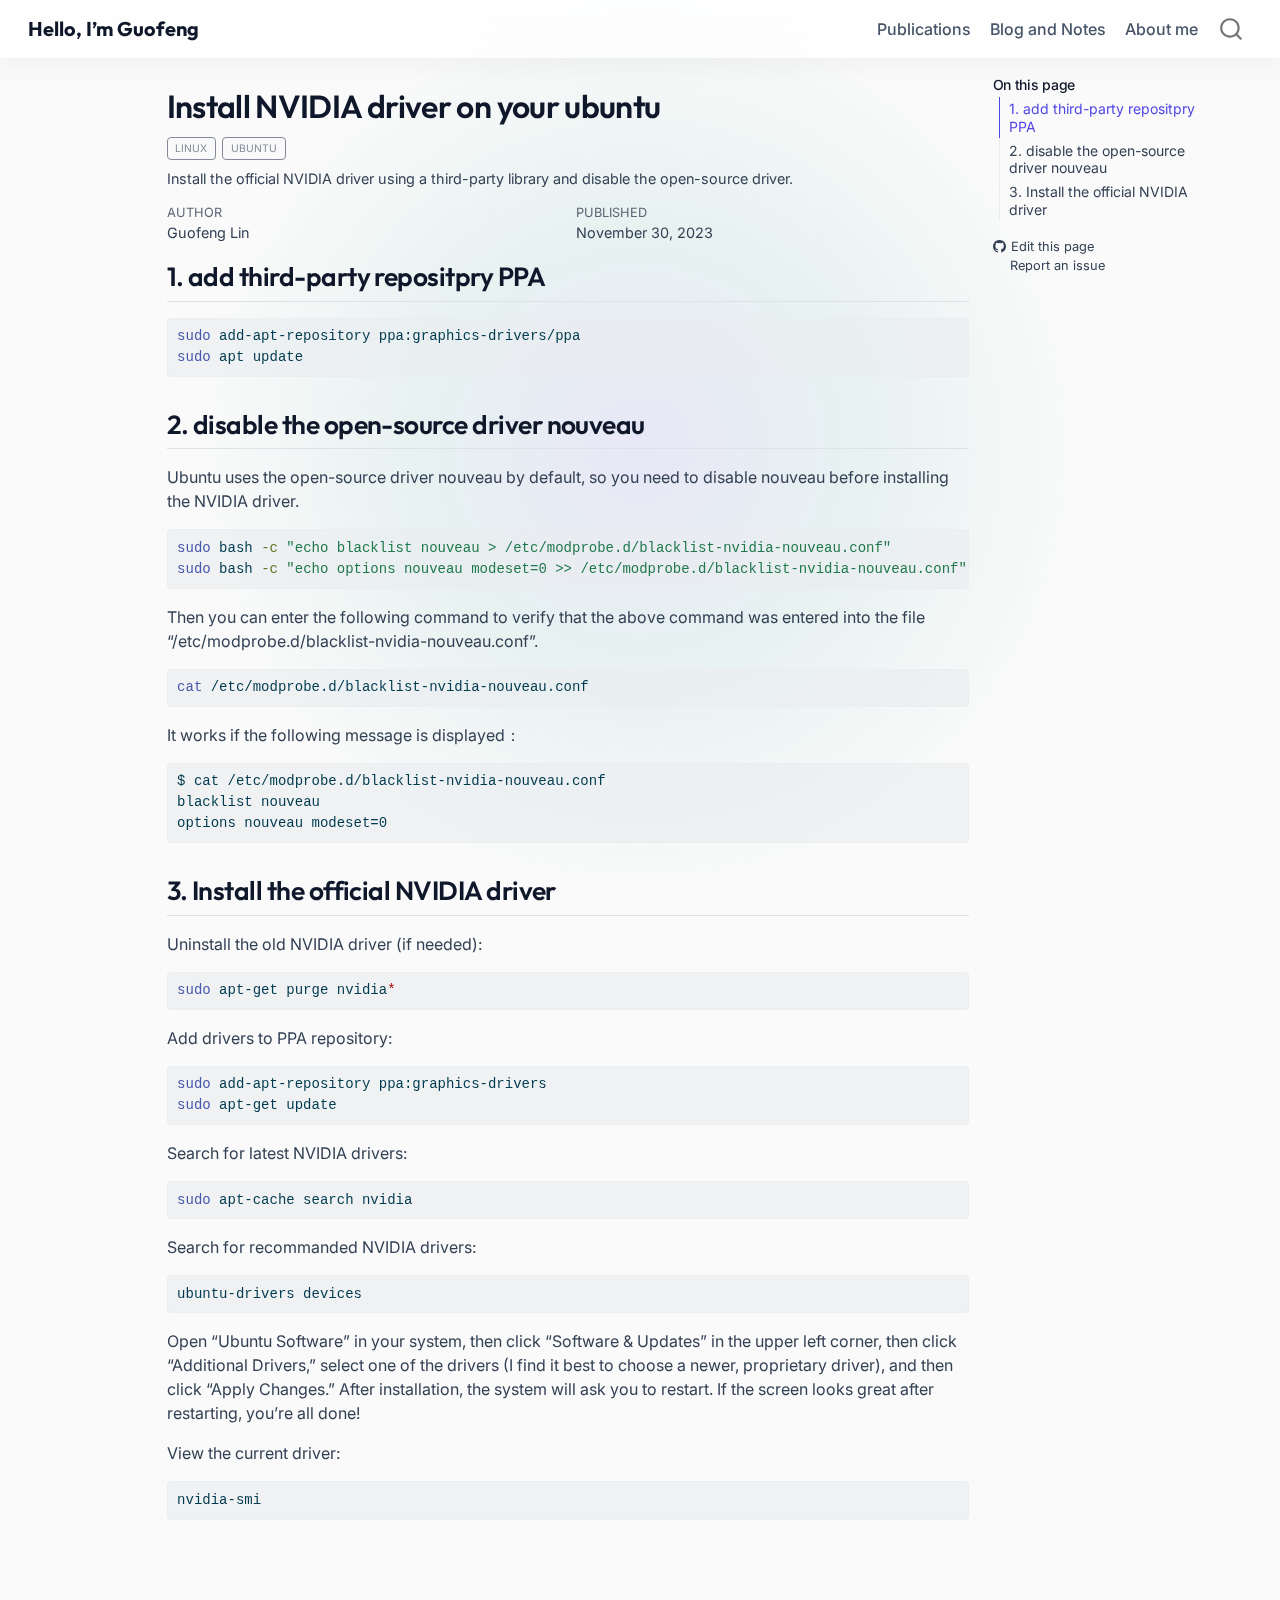
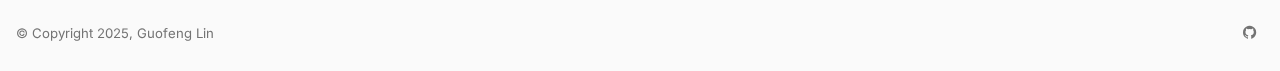
<file: docs/blog/linux_20211130_nvidia_driver_installation/index.html>
<!DOCTYPE html>
<html xmlns="http://www.w3.org/1999/xhtml" lang="en" xml:lang="en"><head>

<meta charset="utf-8">
<meta name="generator" content="quarto-1.8.26">

<meta name="viewport" content="width=device-width, initial-scale=1.0, user-scalable=yes">

<meta name="author" content="Guofeng Lin">
<meta name="dcterms.date" content="2023-11-30">
<meta name="description" content="Install the official NVIDIA driver using a third-party library and disable the open-source driver.">

<title>Install NVIDIA driver on your ubuntu – Hello, I’m Guofeng</title>
<style>
code{white-space: pre-wrap;}
span.smallcaps{font-variant: small-caps;}
div.columns{display: flex; gap: min(4vw, 1.5em);}
div.column{flex: auto; overflow-x: auto;}
div.hanging-indent{margin-left: 1.5em; text-indent: -1.5em;}
ul.task-list{list-style: none;}
ul.task-list li input[type="checkbox"] {
  width: 0.8em;
  margin: 0 0.8em 0.2em -1em; /* quarto-specific, see https://github.com/quarto-dev/quarto-cli/issues/4556 */ 
  vertical-align: middle;
}
/* CSS for syntax highlighting */
html { -webkit-text-size-adjust: 100%; }
pre > code.sourceCode { white-space: pre; position: relative; }
pre > code.sourceCode > span { display: inline-block; line-height: 1.25; }
pre > code.sourceCode > span:empty { height: 1.2em; }
.sourceCode { overflow: visible; }
code.sourceCode > span { color: inherit; text-decoration: inherit; }
div.sourceCode { margin: 1em 0; }
pre.sourceCode { margin: 0; }
@media screen {
div.sourceCode { overflow: auto; }
}
@media print {
pre > code.sourceCode { white-space: pre-wrap; }
pre > code.sourceCode > span { text-indent: -5em; padding-left: 5em; }
}
pre.numberSource code
  { counter-reset: source-line 0; }
pre.numberSource code > span
  { position: relative; left: -4em; counter-increment: source-line; }
pre.numberSource code > span > a:first-child::before
  { content: counter(source-line);
    position: relative; left: -1em; text-align: right; vertical-align: baseline;
    border: none; display: inline-block;
    -webkit-touch-callout: none; -webkit-user-select: none;
    -khtml-user-select: none; -moz-user-select: none;
    -ms-user-select: none; user-select: none;
    padding: 0 4px; width: 4em;
  }
pre.numberSource { margin-left: 3em;  padding-left: 4px; }
div.sourceCode
  {   }
@media screen {
pre > code.sourceCode > span > a:first-child::before { text-decoration: underline; }
}
</style>


<script src="../../site_libs/quarto-nav/quarto-nav.js"></script>
<script src="../../site_libs/quarto-nav/headroom.min.js"></script>
<script src="../../site_libs/clipboard/clipboard.min.js"></script>
<script src="../../site_libs/quarto-search/autocomplete.umd.js"></script>
<script src="../../site_libs/quarto-search/fuse.min.js"></script>
<script src="../../site_libs/quarto-search/quarto-search.js"></script>
<meta name="quarto:offset" content="../../">
<link href="../../misc/info/favicon.png" rel="icon" type="image/png">
<script src="../../site_libs/quarto-html/quarto.js" type="module"></script>
<script src="../../site_libs/quarto-html/tabsets/tabsets.js" type="module"></script>
<script src="../../site_libs/quarto-html/axe/axe-check.js" type="module"></script>
<script src="../../site_libs/quarto-html/popper.min.js"></script>
<script src="../../site_libs/quarto-html/tippy.umd.min.js"></script>
<script src="../../site_libs/quarto-html/anchor.min.js"></script>
<link href="../../site_libs/quarto-html/tippy.css" rel="stylesheet">
<link href="../../site_libs/quarto-html/quarto-syntax-highlighting-587c61ba64f3a5504c4d52d930310e48.css" rel="stylesheet" id="quarto-text-highlighting-styles">
<script src="../../site_libs/bootstrap/bootstrap.min.js"></script>
<link href="../../site_libs/bootstrap/bootstrap-icons.css" rel="stylesheet">
<link href="../../site_libs/bootstrap/bootstrap-1eda2c3b874d6171aabb59e00212fdf7.min.css" rel="stylesheet" append-hash="true" id="quarto-bootstrap" data-mode="light">
<script id="quarto-search-options" type="application/json">{
  "location": "navbar",
  "copy-button": false,
  "collapse-after": 3,
  "panel-placement": "end",
  "type": "overlay",
  "limit": 50,
  "keyboard-shortcut": [
    "f",
    "/",
    "s"
  ],
  "show-item-context": false,
  "language": {
    "search-no-results-text": "No results",
    "search-matching-documents-text": "matching documents",
    "search-copy-link-title": "Copy link to search",
    "search-hide-matches-text": "Hide additional matches",
    "search-more-match-text": "more match in this document",
    "search-more-matches-text": "more matches in this document",
    "search-clear-button-title": "Clear",
    "search-text-placeholder": "",
    "search-detached-cancel-button-title": "Cancel",
    "search-submit-button-title": "Submit",
    "search-label": "Search"
  }
}</script>


</head>

<body class="nav-fixed quarto-light">

<div id="quarto-search-results"></div>
  <header id="quarto-header" class="headroom fixed-top">
    <nav class="navbar navbar-expand-lg " data-bs-theme="dark">
      <div class="navbar-container container-fluid">
      <div class="navbar-brand-container mx-auto">
    <a class="navbar-brand" href="../../index.html">
    <span class="navbar-title">Hello, I’m Guofeng</span>
    </a>
  </div>
            <div id="quarto-search" class="" title="Search"></div>
          <button class="navbar-toggler" type="button" data-bs-toggle="collapse" data-bs-target="#navbarCollapse" aria-controls="navbarCollapse" role="menu" aria-expanded="false" aria-label="Toggle navigation" onclick="if (window.quartoToggleHeadroom) { window.quartoToggleHeadroom(); }">
  <span class="navbar-toggler-icon"></span>
</button>
          <div class="collapse navbar-collapse" id="navbarCollapse">
            <ul class="navbar-nav navbar-nav-scroll ms-auto">
  <li class="nav-item">
    <a class="nav-link" href="../../publications/publications.html"> 
<span class="menu-text">Publications</span></a>
  </li>  
  <li class="nav-item">
    <a class="nav-link" href="../../blog/blog.html"> 
<span class="menu-text">Blog and Notes</span></a>
  </li>  
  <li class="nav-item">
    <a class="nav-link" href="../../about_me.html"> 
<span class="menu-text">About me</span></a>
  </li>  
</ul>
          </div> <!-- /navcollapse -->
            <div class="quarto-navbar-tools">
</div>
      </div> <!-- /container-fluid -->
    </nav>
</header>
<!-- content -->
<div id="quarto-content" class="quarto-container page-columns page-rows-contents page-layout-article page-navbar">
<!-- sidebar -->
<!-- margin-sidebar -->
    <div id="quarto-margin-sidebar" class="sidebar margin-sidebar">
        <nav id="TOC" role="doc-toc" class="toc-active">
    <h2 id="toc-title">On this page</h2>
   
  <ul class="collapse">
  <li><a href="#add-third-party-repositpry-ppa" id="toc-add-third-party-repositpry-ppa" class="nav-link active" data-scroll-target="#add-third-party-repositpry-ppa">1. add third-party repositpry PPA</a></li>
  <li><a href="#disable-the-open-source-driver-nouveau" id="toc-disable-the-open-source-driver-nouveau" class="nav-link" data-scroll-target="#disable-the-open-source-driver-nouveau">2. disable the open-source driver nouveau</a></li>
  <li><a href="#install-the-official-nvidia-driver" id="toc-install-the-official-nvidia-driver" class="nav-link" data-scroll-target="#install-the-official-nvidia-driver">3. Install the official NVIDIA driver</a></li>
  </ul>
<div class="toc-actions"><ul class="collapse"><li><a href="https://github.com/guofeng-lin/guofeng-lin.github.io/edit/main/blog/linux_20211130_nvidia_driver_installation/index.qmd" class="toc-action"><i class="bi bi-github"></i>Edit this page</a></li><li><a href="https://github.com/guofeng-lin/guofeng-lin.github.io/issues/new" class="toc-action"><i class="bi empty"></i>Report an issue</a></li></ul></div></nav>
    </div>
<!-- main -->
<main class="content" id="quarto-document-content">

<header id="title-block-header" class="quarto-title-block default">
<div class="quarto-title">
<h1 class="title">Install NVIDIA driver on your ubuntu</h1>
  <div class="quarto-categories">
    <div class="quarto-category">Linux</div>
    <div class="quarto-category">Ubuntu</div>
  </div>
  </div>

<div>
  <div class="description">
    <p>Install the official NVIDIA driver using a third-party library and disable the open-source driver.</p>
  </div>
</div>


<div class="quarto-title-meta">

    <div>
    <div class="quarto-title-meta-heading">Author</div>
    <div class="quarto-title-meta-contents">
             <p>Guofeng Lin </p>
          </div>
  </div>
    
    <div>
    <div class="quarto-title-meta-heading">Published</div>
    <div class="quarto-title-meta-contents">
      <p class="date">November 30, 2023</p>
    </div>
  </div>
  
    
  </div>
  


</header>


<section id="add-third-party-repositpry-ppa" class="level2">
<h2 class="anchored" data-anchor-id="add-third-party-repositpry-ppa">1. add third-party repositpry PPA</h2>
<div class="code-copy-outer-scaffold"><div class="sourceCode" id="cb1"><pre class="sourceCode bash code-with-copy"><code class="sourceCode bash"><span id="cb1-1"><a href="#cb1-1" aria-hidden="true" tabindex="-1"></a><span class="fu">sudo</span> add-apt-repository ppa:graphics-drivers/ppa</span>
<span id="cb1-2"><a href="#cb1-2" aria-hidden="true" tabindex="-1"></a><span class="fu">sudo</span> apt update</span></code></pre></div><button title="Copy to Clipboard" class="code-copy-button"><i class="bi"></i></button></div>
</section>
<section id="disable-the-open-source-driver-nouveau" class="level2">
<h2 class="anchored" data-anchor-id="disable-the-open-source-driver-nouveau">2. disable the open-source driver nouveau</h2>
<p>Ubuntu uses the open-source driver nouveau by default, so you need to disable nouveau before installing the NVIDIA driver.</p>
<div class="code-copy-outer-scaffold"><div class="sourceCode" id="cb2"><pre class="sourceCode bash code-with-copy"><code class="sourceCode bash"><span id="cb2-1"><a href="#cb2-1" aria-hidden="true" tabindex="-1"></a><span class="fu">sudo</span> bash <span class="at">-c</span> <span class="st">"echo blacklist nouveau &gt; /etc/modprobe.d/blacklist-nvidia-nouveau.conf"</span></span>
<span id="cb2-2"><a href="#cb2-2" aria-hidden="true" tabindex="-1"></a><span class="fu">sudo</span> bash <span class="at">-c</span> <span class="st">"echo options nouveau modeset=0 &gt;&gt; /etc/modprobe.d/blacklist-nvidia-nouveau.conf"</span></span></code></pre></div><button title="Copy to Clipboard" class="code-copy-button"><i class="bi"></i></button></div>
<p>Then you can enter the following command to verify that the above command was entered into the file “/etc/modprobe.d/blacklist-nvidia-nouveau.conf”.</p>
<div class="code-copy-outer-scaffold"><div class="sourceCode" id="cb3"><pre class="sourceCode bash code-with-copy"><code class="sourceCode bash"><span id="cb3-1"><a href="#cb3-1" aria-hidden="true" tabindex="-1"></a><span class="fu">cat</span> /etc/modprobe.d/blacklist-nvidia-nouveau.conf</span></code></pre></div><button title="Copy to Clipboard" class="code-copy-button"><i class="bi"></i></button></div>
<p>It works if the following message is displayed：</p>
<div class="code-copy-outer-scaffold"><div class="sourceCode" id="cb4"><pre class="sourceCode bash code-with-copy"><code class="sourceCode bash"><span id="cb4-1"><a href="#cb4-1" aria-hidden="true" tabindex="-1"></a><span class="ex">$</span> cat /etc/modprobe.d/blacklist-nvidia-nouveau.conf</span>
<span id="cb4-2"><a href="#cb4-2" aria-hidden="true" tabindex="-1"></a><span class="ex">blacklist</span> nouveau</span>
<span id="cb4-3"><a href="#cb4-3" aria-hidden="true" tabindex="-1"></a><span class="ex">options</span> nouveau modeset=0</span></code></pre></div><button title="Copy to Clipboard" class="code-copy-button"><i class="bi"></i></button></div>
</section>
<section id="install-the-official-nvidia-driver" class="level2">
<h2 class="anchored" data-anchor-id="install-the-official-nvidia-driver">3. Install the official NVIDIA driver</h2>
<p>Uninstall the old NVIDIA driver (if needed):</p>
<div class="code-copy-outer-scaffold"><div class="sourceCode" id="cb5"><pre class="sourceCode bash code-with-copy"><code class="sourceCode bash"><span id="cb5-1"><a href="#cb5-1" aria-hidden="true" tabindex="-1"></a><span class="fu">sudo</span> apt-get purge nvidia<span class="pp">*</span></span></code></pre></div><button title="Copy to Clipboard" class="code-copy-button"><i class="bi"></i></button></div>
<p>Add drivers to PPA repository:</p>
<div class="code-copy-outer-scaffold"><div class="sourceCode" id="cb6"><pre class="sourceCode bash code-with-copy"><code class="sourceCode bash"><span id="cb6-1"><a href="#cb6-1" aria-hidden="true" tabindex="-1"></a><span class="fu">sudo</span> add-apt-repository ppa:graphics-drivers</span>
<span id="cb6-2"><a href="#cb6-2" aria-hidden="true" tabindex="-1"></a><span class="fu">sudo</span> apt-get update</span></code></pre></div><button title="Copy to Clipboard" class="code-copy-button"><i class="bi"></i></button></div>
<p>Search for latest NVIDIA drivers:</p>
<div class="code-copy-outer-scaffold"><div class="sourceCode" id="cb7"><pre class="sourceCode bash code-with-copy"><code class="sourceCode bash"><span id="cb7-1"><a href="#cb7-1" aria-hidden="true" tabindex="-1"></a><span class="fu">sudo</span> apt-cache search nvidia</span></code></pre></div><button title="Copy to Clipboard" class="code-copy-button"><i class="bi"></i></button></div>
<p>Search for recommanded NVIDIA drivers:</p>
<div class="code-copy-outer-scaffold"><div class="sourceCode" id="cb8"><pre class="sourceCode bash code-with-copy"><code class="sourceCode bash"><span id="cb8-1"><a href="#cb8-1" aria-hidden="true" tabindex="-1"></a><span class="ex">ubuntu-drivers</span> devices</span></code></pre></div><button title="Copy to Clipboard" class="code-copy-button"><i class="bi"></i></button></div>
<p>Open “Ubuntu Software” in your system, then click “Software &amp; Updates” in the upper left corner, then click “Additional Drivers,” select one of the drivers (I find it best to choose a newer, proprietary driver), and then click “Apply Changes.” After installation, the system will ask you to restart. If the screen looks great after restarting, you’re all done!</p>
<p>View the current driver:</p>
<div class="code-copy-outer-scaffold"><div class="sourceCode" id="cb9"><pre class="sourceCode bash code-with-copy"><code class="sourceCode bash"><span id="cb9-1"><a href="#cb9-1" aria-hidden="true" tabindex="-1"></a><span class="ex">nvidia-smi</span></span></code></pre></div><button title="Copy to Clipboard" class="code-copy-button"><i class="bi"></i></button></div>


</section>

</main> <!-- /main -->
<script>
document.addEventListener("DOMContentLoaded", () => {
  // Create the glow element
  const glow = document.createElement("div");
  glow.id = "cursor-glow";
  document.body.appendChild(glow);

  // Default positioning
  let mouseX = window.innerWidth / 2;
  let mouseY = window.innerHeight / 2;

  // Track mouse
  document.addEventListener("mousemove", (e) => {
    mouseX = e.clientX;
    mouseY = e.clientY;
  });

  // Use requestAnimationFrame for smoother performance
  const updateGlow = () => {
    glow.style.transform = `translate(${mouseX}px, ${mouseY}px)`;
    requestAnimationFrame(updateGlow);
  };
  
  // Start animation loop
  requestAnimationFrame(updateGlow);
});
</script>
<script id="quarto-html-after-body" type="application/javascript">
  window.document.addEventListener("DOMContentLoaded", function (event) {
    const icon = "";
    const anchorJS = new window.AnchorJS();
    anchorJS.options = {
      placement: 'right',
      icon: icon
    };
    anchorJS.add('.anchored');
    const isCodeAnnotation = (el) => {
      for (const clz of el.classList) {
        if (clz.startsWith('code-annotation-')) {                     
          return true;
        }
      }
      return false;
    }
    const onCopySuccess = function(e) {
      // button target
      const button = e.trigger;
      // don't keep focus
      button.blur();
      // flash "checked"
      button.classList.add('code-copy-button-checked');
      var currentTitle = button.getAttribute("title");
      button.setAttribute("title", "Copied!");
      let tooltip;
      if (window.bootstrap) {
        button.setAttribute("data-bs-toggle", "tooltip");
        button.setAttribute("data-bs-placement", "left");
        button.setAttribute("data-bs-title", "Copied!");
        tooltip = new bootstrap.Tooltip(button, 
          { trigger: "manual", 
            customClass: "code-copy-button-tooltip",
            offset: [0, -8]});
        tooltip.show();    
      }
      setTimeout(function() {
        if (tooltip) {
          tooltip.hide();
          button.removeAttribute("data-bs-title");
          button.removeAttribute("data-bs-toggle");
          button.removeAttribute("data-bs-placement");
        }
        button.setAttribute("title", currentTitle);
        button.classList.remove('code-copy-button-checked');
      }, 1000);
      // clear code selection
      e.clearSelection();
    }
    const getTextToCopy = function(trigger) {
      const outerScaffold = trigger.parentElement.cloneNode(true);
      const codeEl = outerScaffold.querySelector('code');
      for (const childEl of codeEl.children) {
        if (isCodeAnnotation(childEl)) {
          childEl.remove();
        }
      }
      return codeEl.innerText;
    }
    const clipboard = new window.ClipboardJS('.code-copy-button:not([data-in-quarto-modal])', {
      text: getTextToCopy
    });
    clipboard.on('success', onCopySuccess);
    if (window.document.getElementById('quarto-embedded-source-code-modal')) {
      const clipboardModal = new window.ClipboardJS('.code-copy-button[data-in-quarto-modal]', {
        text: getTextToCopy,
        container: window.document.getElementById('quarto-embedded-source-code-modal')
      });
      clipboardModal.on('success', onCopySuccess);
    }
      var localhostRegex = new RegExp(/^(?:http|https):\/\/localhost\:?[0-9]*\//);
      var mailtoRegex = new RegExp(/^mailto:/);
        var filterRegex = new RegExp("https:\/\/guofeng-lin\.github\.io");
      var isInternal = (href) => {
          return filterRegex.test(href) || localhostRegex.test(href) || mailtoRegex.test(href);
      }
      // Inspect non-navigation links and adorn them if external
     var links = window.document.querySelectorAll('a[href]:not(.nav-link):not(.navbar-brand):not(.toc-action):not(.sidebar-link):not(.sidebar-item-toggle):not(.pagination-link):not(.no-external):not([aria-hidden]):not(.dropdown-item):not(.quarto-navigation-tool):not(.about-link)');
      for (var i=0; i<links.length; i++) {
        const link = links[i];
        if (!isInternal(link.href)) {
          // undo the damage that might have been done by quarto-nav.js in the case of
          // links that we want to consider external
          if (link.dataset.originalHref !== undefined) {
            link.href = link.dataset.originalHref;
          }
        }
      }
    function tippyHover(el, contentFn, onTriggerFn, onUntriggerFn) {
      const config = {
        allowHTML: true,
        maxWidth: 500,
        delay: 100,
        arrow: false,
        appendTo: function(el) {
            return el.parentElement;
        },
        interactive: true,
        interactiveBorder: 10,
        theme: 'quarto',
        placement: 'bottom-start',
      };
      if (contentFn) {
        config.content = contentFn;
      }
      if (onTriggerFn) {
        config.onTrigger = onTriggerFn;
      }
      if (onUntriggerFn) {
        config.onUntrigger = onUntriggerFn;
      }
      window.tippy(el, config); 
    }
    const noterefs = window.document.querySelectorAll('a[role="doc-noteref"]');
    for (var i=0; i<noterefs.length; i++) {
      const ref = noterefs[i];
      tippyHover(ref, function() {
        // use id or data attribute instead here
        let href = ref.getAttribute('data-footnote-href') || ref.getAttribute('href');
        try { href = new URL(href).hash; } catch {}
        const id = href.replace(/^#\/?/, "");
        const note = window.document.getElementById(id);
        if (note) {
          return note.innerHTML;
        } else {
          return "";
        }
      });
    }
    const xrefs = window.document.querySelectorAll('a.quarto-xref');
    const processXRef = (id, note) => {
      // Strip column container classes
      const stripColumnClz = (el) => {
        el.classList.remove("page-full", "page-columns");
        if (el.children) {
          for (const child of el.children) {
            stripColumnClz(child);
          }
        }
      }
      stripColumnClz(note)
      if (id === null || id.startsWith('sec-')) {
        // Special case sections, only their first couple elements
        const container = document.createElement("div");
        if (note.children && note.children.length > 2) {
          container.appendChild(note.children[0].cloneNode(true));
          for (let i = 1; i < note.children.length; i++) {
            const child = note.children[i];
            if (child.tagName === "P" && child.innerText === "") {
              continue;
            } else {
              container.appendChild(child.cloneNode(true));
              break;
            }
          }
          if (window.Quarto?.typesetMath) {
            window.Quarto.typesetMath(container);
          }
          return container.innerHTML
        } else {
          if (window.Quarto?.typesetMath) {
            window.Quarto.typesetMath(note);
          }
          return note.innerHTML;
        }
      } else {
        // Remove any anchor links if they are present
        const anchorLink = note.querySelector('a.anchorjs-link');
        if (anchorLink) {
          anchorLink.remove();
        }
        if (window.Quarto?.typesetMath) {
          window.Quarto.typesetMath(note);
        }
        if (note.classList.contains("callout")) {
          return note.outerHTML;
        } else {
          return note.innerHTML;
        }
      }
    }
    for (var i=0; i<xrefs.length; i++) {
      const xref = xrefs[i];
      tippyHover(xref, undefined, function(instance) {
        instance.disable();
        let url = xref.getAttribute('href');
        let hash = undefined; 
        if (url.startsWith('#')) {
          hash = url;
        } else {
          try { hash = new URL(url).hash; } catch {}
        }
        if (hash) {
          const id = hash.replace(/^#\/?/, "");
          const note = window.document.getElementById(id);
          if (note !== null) {
            try {
              const html = processXRef(id, note.cloneNode(true));
              instance.setContent(html);
            } finally {
              instance.enable();
              instance.show();
            }
          } else {
            // See if we can fetch this
            fetch(url.split('#')[0])
            .then(res => res.text())
            .then(html => {
              const parser = new DOMParser();
              const htmlDoc = parser.parseFromString(html, "text/html");
              const note = htmlDoc.getElementById(id);
              if (note !== null) {
                const html = processXRef(id, note);
                instance.setContent(html);
              } 
            }).finally(() => {
              instance.enable();
              instance.show();
            });
          }
        } else {
          // See if we can fetch a full url (with no hash to target)
          // This is a special case and we should probably do some content thinning / targeting
          fetch(url)
          .then(res => res.text())
          .then(html => {
            const parser = new DOMParser();
            const htmlDoc = parser.parseFromString(html, "text/html");
            const note = htmlDoc.querySelector('main.content');
            if (note !== null) {
              // This should only happen for chapter cross references
              // (since there is no id in the URL)
              // remove the first header
              if (note.children.length > 0 && note.children[0].tagName === "HEADER") {
                note.children[0].remove();
              }
              const html = processXRef(null, note);
              instance.setContent(html);
            } 
          }).finally(() => {
            instance.enable();
            instance.show();
          });
        }
      }, function(instance) {
      });
    }
        let selectedAnnoteEl;
        const selectorForAnnotation = ( cell, annotation) => {
          let cellAttr = 'data-code-cell="' + cell + '"';
          let lineAttr = 'data-code-annotation="' +  annotation + '"';
          const selector = 'span[' + cellAttr + '][' + lineAttr + ']';
          return selector;
        }
        const selectCodeLines = (annoteEl) => {
          const doc = window.document;
          const targetCell = annoteEl.getAttribute("data-target-cell");
          const targetAnnotation = annoteEl.getAttribute("data-target-annotation");
          const annoteSpan = window.document.querySelector(selectorForAnnotation(targetCell, targetAnnotation));
          const lines = annoteSpan.getAttribute("data-code-lines").split(",");
          const lineIds = lines.map((line) => {
            return targetCell + "-" + line;
          })
          let top = null;
          let height = null;
          let parent = null;
          if (lineIds.length > 0) {
              //compute the position of the single el (top and bottom and make a div)
              const el = window.document.getElementById(lineIds[0]);
              top = el.offsetTop;
              height = el.offsetHeight;
              parent = el.parentElement.parentElement;
            if (lineIds.length > 1) {
              const lastEl = window.document.getElementById(lineIds[lineIds.length - 1]);
              const bottom = lastEl.offsetTop + lastEl.offsetHeight;
              height = bottom - top;
            }
            if (top !== null && height !== null && parent !== null) {
              // cook up a div (if necessary) and position it 
              let div = window.document.getElementById("code-annotation-line-highlight");
              if (div === null) {
                div = window.document.createElement("div");
                div.setAttribute("id", "code-annotation-line-highlight");
                div.style.position = 'absolute';
                parent.appendChild(div);
              }
              div.style.top = top - 2 + "px";
              div.style.height = height + 4 + "px";
              div.style.left = 0;
              let gutterDiv = window.document.getElementById("code-annotation-line-highlight-gutter");
              if (gutterDiv === null) {
                gutterDiv = window.document.createElement("div");
                gutterDiv.setAttribute("id", "code-annotation-line-highlight-gutter");
                gutterDiv.style.position = 'absolute';
                const codeCell = window.document.getElementById(targetCell);
                const gutter = codeCell.querySelector('.code-annotation-gutter');
                gutter.appendChild(gutterDiv);
              }
              gutterDiv.style.top = top - 2 + "px";
              gutterDiv.style.height = height + 4 + "px";
            }
            selectedAnnoteEl = annoteEl;
          }
        };
        const unselectCodeLines = () => {
          const elementsIds = ["code-annotation-line-highlight", "code-annotation-line-highlight-gutter"];
          elementsIds.forEach((elId) => {
            const div = window.document.getElementById(elId);
            if (div) {
              div.remove();
            }
          });
          selectedAnnoteEl = undefined;
        };
          // Handle positioning of the toggle
      window.addEventListener(
        "resize",
        throttle(() => {
          elRect = undefined;
          if (selectedAnnoteEl) {
            selectCodeLines(selectedAnnoteEl);
          }
        }, 10)
      );
      function throttle(fn, ms) {
      let throttle = false;
      let timer;
        return (...args) => {
          if(!throttle) { // first call gets through
              fn.apply(this, args);
              throttle = true;
          } else { // all the others get throttled
              if(timer) clearTimeout(timer); // cancel #2
              timer = setTimeout(() => {
                fn.apply(this, args);
                timer = throttle = false;
              }, ms);
          }
        };
      }
        // Attach click handler to the DT
        const annoteDls = window.document.querySelectorAll('dt[data-target-cell]');
        for (const annoteDlNode of annoteDls) {
          annoteDlNode.addEventListener('click', (event) => {
            const clickedEl = event.target;
            if (clickedEl !== selectedAnnoteEl) {
              unselectCodeLines();
              const activeEl = window.document.querySelector('dt[data-target-cell].code-annotation-active');
              if (activeEl) {
                activeEl.classList.remove('code-annotation-active');
              }
              selectCodeLines(clickedEl);
              clickedEl.classList.add('code-annotation-active');
            } else {
              // Unselect the line
              unselectCodeLines();
              clickedEl.classList.remove('code-annotation-active');
            }
          });
        }
    const findCites = (el) => {
      const parentEl = el.parentElement;
      if (parentEl) {
        const cites = parentEl.dataset.cites;
        if (cites) {
          return {
            el,
            cites: cites.split(' ')
          };
        } else {
          return findCites(el.parentElement)
        }
      } else {
        return undefined;
      }
    };
    var bibliorefs = window.document.querySelectorAll('a[role="doc-biblioref"]');
    for (var i=0; i<bibliorefs.length; i++) {
      const ref = bibliorefs[i];
      const citeInfo = findCites(ref);
      if (citeInfo) {
        tippyHover(citeInfo.el, function() {
          var popup = window.document.createElement('div');
          citeInfo.cites.forEach(function(cite) {
            var citeDiv = window.document.createElement('div');
            citeDiv.classList.add('hanging-indent');
            citeDiv.classList.add('csl-entry');
            var biblioDiv = window.document.getElementById('ref-' + cite);
            if (biblioDiv) {
              citeDiv.innerHTML = biblioDiv.innerHTML;
            }
            popup.appendChild(citeDiv);
          });
          return popup.innerHTML;
        });
      }
    }
  });
  </script>
</div> <!-- /content -->
<footer class="footer">
  <div class="nav-footer">
    <div class="nav-footer-left">
<p>© Copyright 2025, Guofeng Lin</p>
</div>   
    <div class="nav-footer-center">
      &nbsp;
    <div class="toc-actions d-sm-block d-md-none"><ul><li><a href="https://github.com/guofeng-lin/guofeng-lin.github.io/edit/main/blog/linux_20211130_nvidia_driver_installation/index.qmd" class="toc-action"><i class="bi bi-github"></i>Edit this page</a></li><li><a href="https://github.com/guofeng-lin/guofeng-lin.github.io/issues/new" class="toc-action"><i class="bi empty"></i>Report an issue</a></li></ul></div></div>
    <div class="nav-footer-right">
      <ul class="footer-items list-unstyled">
    <li class="nav-item compact">
    <a class="nav-link" href="https://github.com/guofeng-lin/guofeng-lin.github.io">
      <i class="bi bi-github" role="img">
</i> 
    </a>
  </li>  
</ul>
    </div>
  </div>
</footer>




</body></html>
</file>
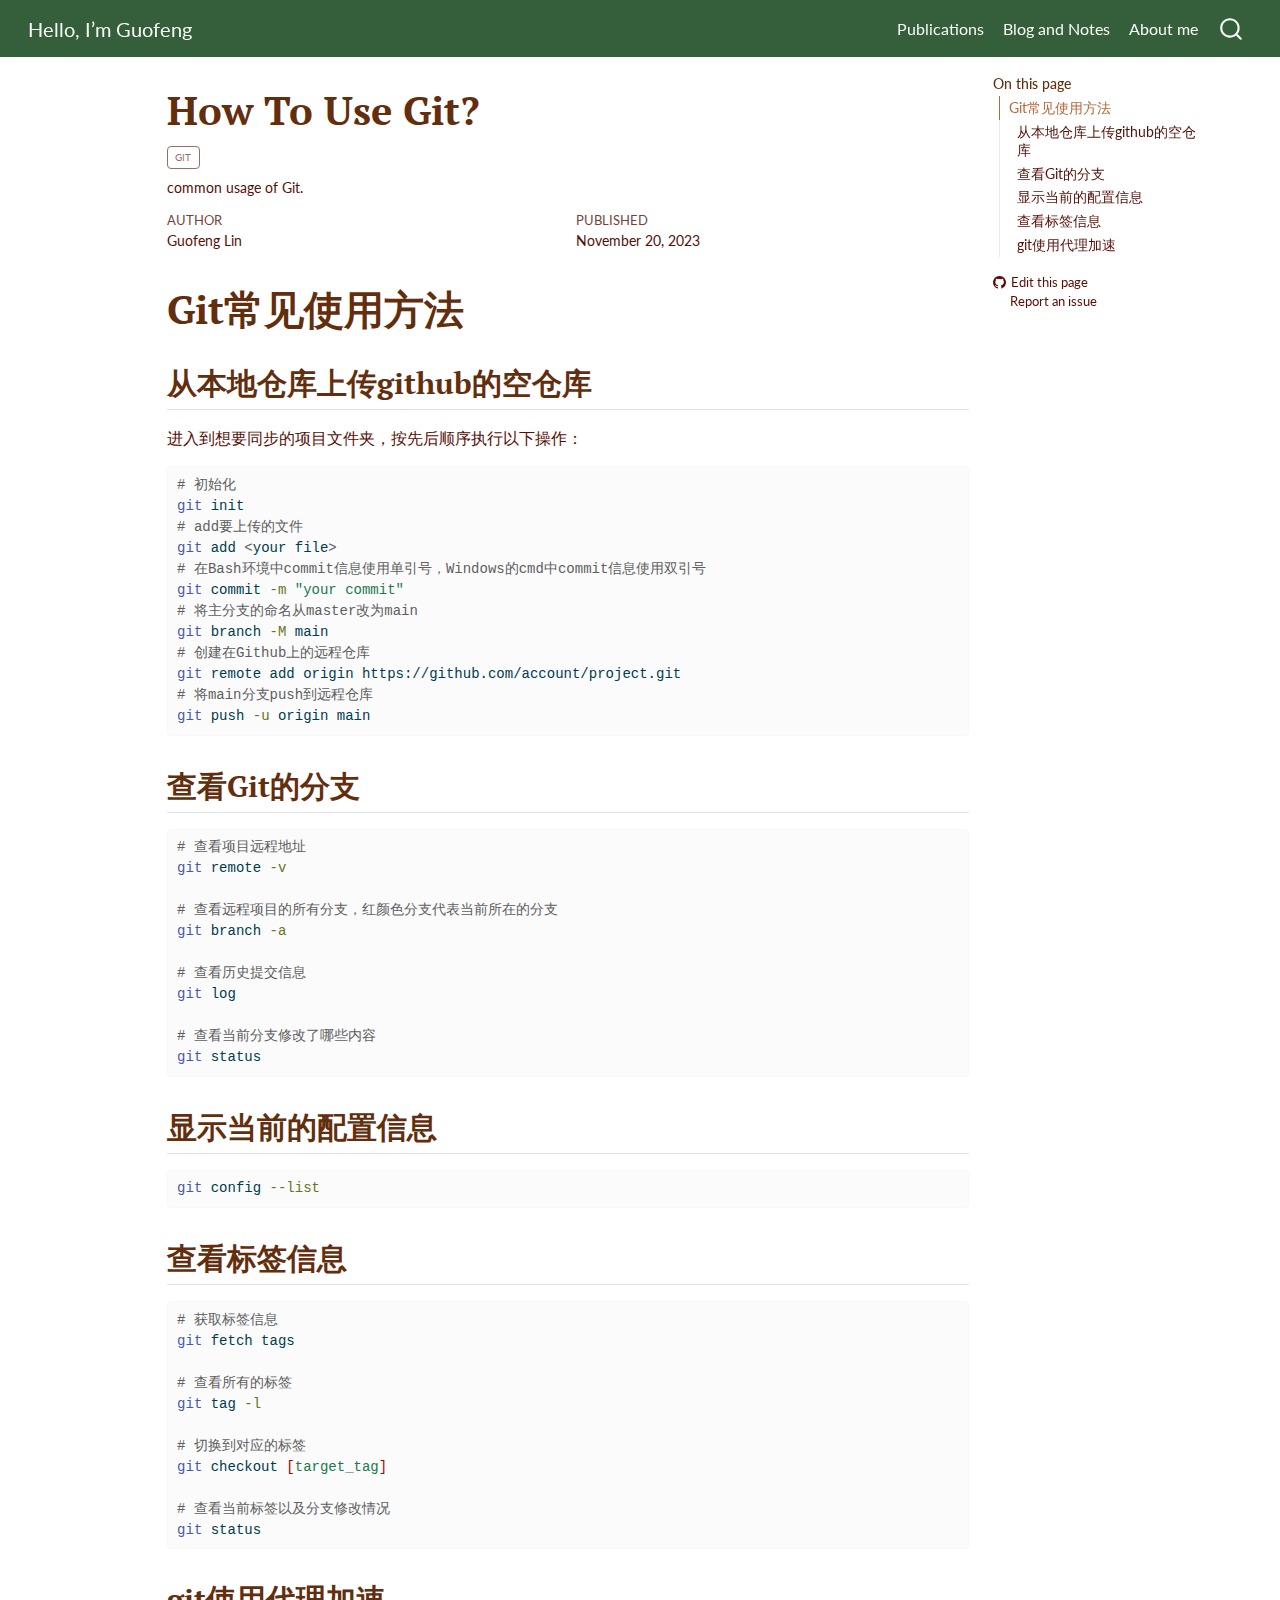
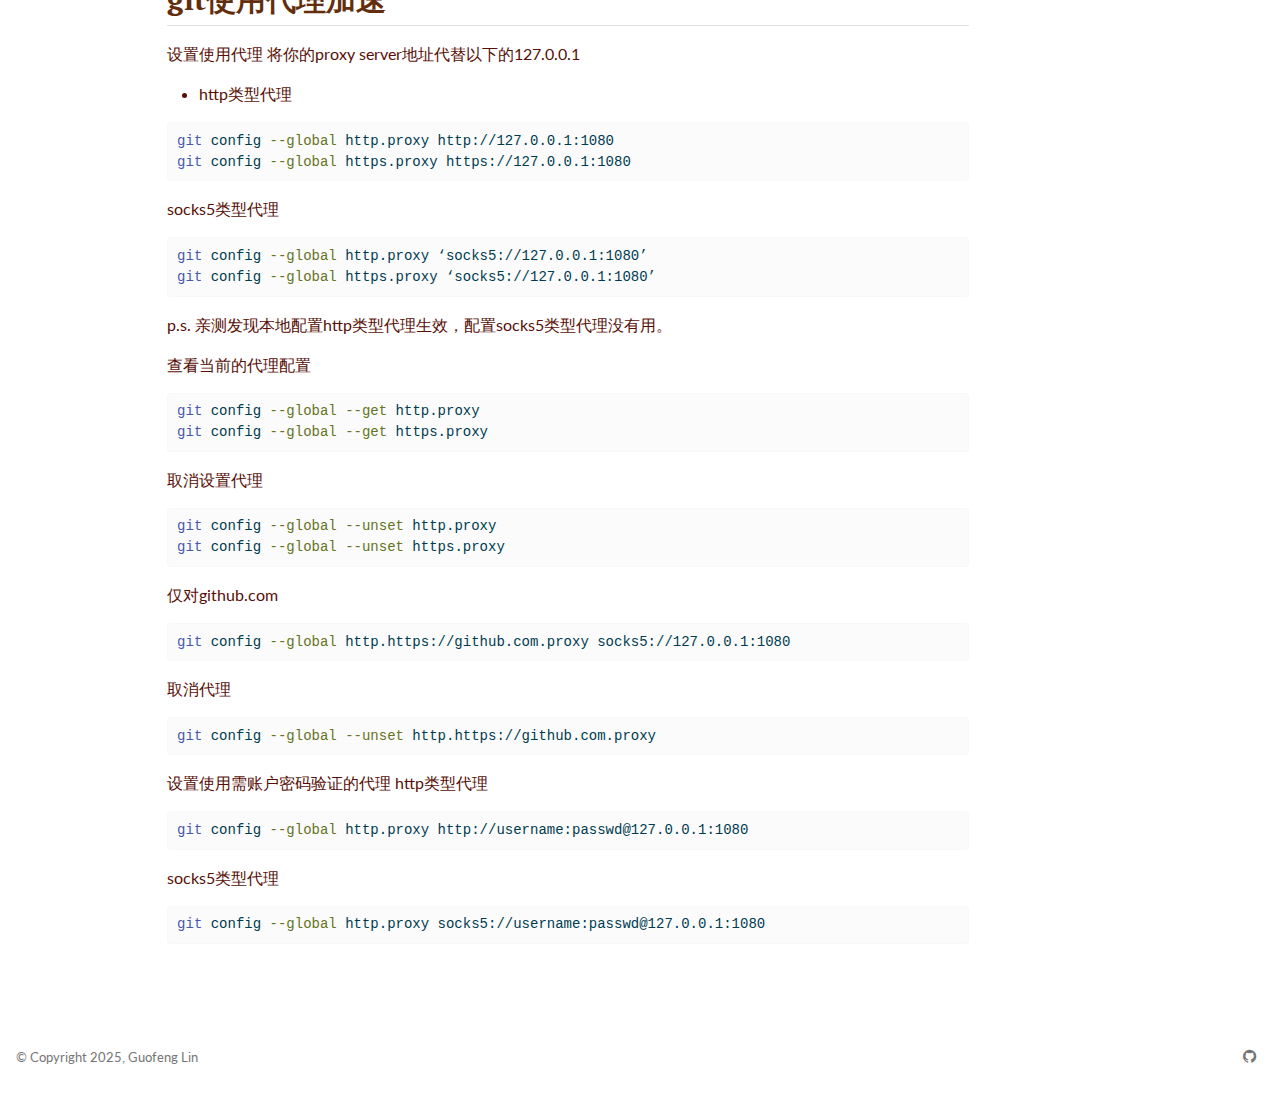
<file: docs/blog/linux_20231121_hoow_to_use_git/index.html>
<!DOCTYPE html>
<html xmlns="http://www.w3.org/1999/xhtml" lang="en" xml:lang="en"><head>

<meta charset="utf-8">
<meta name="generator" content="quarto-1.8.26">

<meta name="viewport" content="width=device-width, initial-scale=1.0, user-scalable=yes">

<meta name="author" content="Guofeng Lin">
<meta name="dcterms.date" content="2023-11-20">
<meta name="description" content="common usage of Git.">

<title>How To Use Git? – Hello, I’m Guofeng</title>
<style>
code{white-space: pre-wrap;}
span.smallcaps{font-variant: small-caps;}
div.columns{display: flex; gap: min(4vw, 1.5em);}
div.column{flex: auto; overflow-x: auto;}
div.hanging-indent{margin-left: 1.5em; text-indent: -1.5em;}
ul.task-list{list-style: none;}
ul.task-list li input[type="checkbox"] {
  width: 0.8em;
  margin: 0 0.8em 0.2em -1em; /* quarto-specific, see https://github.com/quarto-dev/quarto-cli/issues/4556 */ 
  vertical-align: middle;
}
/* CSS for syntax highlighting */
html { -webkit-text-size-adjust: 100%; }
pre > code.sourceCode { white-space: pre; position: relative; }
pre > code.sourceCode > span { display: inline-block; line-height: 1.25; }
pre > code.sourceCode > span:empty { height: 1.2em; }
.sourceCode { overflow: visible; }
code.sourceCode > span { color: inherit; text-decoration: inherit; }
div.sourceCode { margin: 1em 0; }
pre.sourceCode { margin: 0; }
@media screen {
div.sourceCode { overflow: auto; }
}
@media print {
pre > code.sourceCode { white-space: pre-wrap; }
pre > code.sourceCode > span { text-indent: -5em; padding-left: 5em; }
}
pre.numberSource code
  { counter-reset: source-line 0; }
pre.numberSource code > span
  { position: relative; left: -4em; counter-increment: source-line; }
pre.numberSource code > span > a:first-child::before
  { content: counter(source-line);
    position: relative; left: -1em; text-align: right; vertical-align: baseline;
    border: none; display: inline-block;
    -webkit-touch-callout: none; -webkit-user-select: none;
    -khtml-user-select: none; -moz-user-select: none;
    -ms-user-select: none; user-select: none;
    padding: 0 4px; width: 4em;
  }
pre.numberSource { margin-left: 3em;  padding-left: 4px; }
div.sourceCode
  {   }
@media screen {
pre > code.sourceCode > span > a:first-child::before { text-decoration: underline; }
}
</style>


<script src="../../site_libs/quarto-nav/quarto-nav.js"></script>
<script src="../../site_libs/quarto-nav/headroom.min.js"></script>
<script src="../../site_libs/clipboard/clipboard.min.js"></script>
<script src="../../site_libs/quarto-search/autocomplete.umd.js"></script>
<script src="../../site_libs/quarto-search/fuse.min.js"></script>
<script src="../../site_libs/quarto-search/quarto-search.js"></script>
<meta name="quarto:offset" content="../../">
<link href="../../misc/info/favicon.png" rel="icon" type="image/png">
<script src="../../site_libs/quarto-html/quarto.js" type="module"></script>
<script src="../../site_libs/quarto-html/tabsets/tabsets.js" type="module"></script>
<script src="../../site_libs/quarto-html/axe/axe-check.js" type="module"></script>
<script src="../../site_libs/quarto-html/popper.min.js"></script>
<script src="../../site_libs/quarto-html/tippy.umd.min.js"></script>
<script src="../../site_libs/quarto-html/anchor.min.js"></script>
<link href="../../site_libs/quarto-html/tippy.css" rel="stylesheet">
<link href="../../site_libs/quarto-html/quarto-syntax-highlighting-2655609e4c4ce2e7dd4199da68fd4791.css" rel="stylesheet" id="quarto-text-highlighting-styles">
<script src="../../site_libs/bootstrap/bootstrap.min.js"></script>
<link href="../../site_libs/bootstrap/bootstrap-icons.css" rel="stylesheet">
<link href="../../site_libs/bootstrap/bootstrap-98df11abc691db5dc6eb0ed4c8f56cd5.min.css" rel="stylesheet" append-hash="true" id="quarto-bootstrap" data-mode="light">
<script id="quarto-search-options" type="application/json">{
  "location": "navbar",
  "copy-button": false,
  "collapse-after": 3,
  "panel-placement": "end",
  "type": "overlay",
  "limit": 50,
  "keyboard-shortcut": [
    "f",
    "/",
    "s"
  ],
  "show-item-context": false,
  "language": {
    "search-no-results-text": "No results",
    "search-matching-documents-text": "matching documents",
    "search-copy-link-title": "Copy link to search",
    "search-hide-matches-text": "Hide additional matches",
    "search-more-match-text": "more match in this document",
    "search-more-matches-text": "more matches in this document",
    "search-clear-button-title": "Clear",
    "search-text-placeholder": "",
    "search-detached-cancel-button-title": "Cancel",
    "search-submit-button-title": "Submit",
    "search-label": "Search"
  }
}</script>


</head>

<body class="nav-fixed quarto-light">

<div id="quarto-search-results"></div>
  <header id="quarto-header" class="headroom fixed-top">
    <nav class="navbar navbar-expand-lg " data-bs-theme="dark">
      <div class="navbar-container container-fluid">
      <div class="navbar-brand-container mx-auto">
    <a class="navbar-brand" href="../../index.html">
    <span class="navbar-title">Hello, I’m Guofeng</span>
    </a>
  </div>
            <div id="quarto-search" class="" title="Search"></div>
          <button class="navbar-toggler" type="button" data-bs-toggle="collapse" data-bs-target="#navbarCollapse" aria-controls="navbarCollapse" role="menu" aria-expanded="false" aria-label="Toggle navigation" onclick="if (window.quartoToggleHeadroom) { window.quartoToggleHeadroom(); }">
  <span class="navbar-toggler-icon"></span>
</button>
          <div class="collapse navbar-collapse" id="navbarCollapse">
            <ul class="navbar-nav navbar-nav-scroll ms-auto">
  <li class="nav-item">
    <a class="nav-link" href="../../publications/publications.html"> 
<span class="menu-text">Publications</span></a>
  </li>  
  <li class="nav-item">
    <a class="nav-link" href="../../blog/blog.html"> 
<span class="menu-text">Blog and Notes</span></a>
  </li>  
  <li class="nav-item">
    <a class="nav-link" href="../../about_me.html"> 
<span class="menu-text">About me</span></a>
  </li>  
</ul>
          </div> <!-- /navcollapse -->
            <div class="quarto-navbar-tools">
</div>
      </div> <!-- /container-fluid -->
    </nav>
</header>
<!-- content -->
<div id="quarto-content" class="quarto-container page-columns page-rows-contents page-layout-article page-navbar">
<!-- sidebar -->
<!-- margin-sidebar -->
    <div id="quarto-margin-sidebar" class="sidebar margin-sidebar">
        <nav id="TOC" role="doc-toc" class="toc-active">
    <h2 id="toc-title">On this page</h2>
   
  <ul class="collapse">
  <li><a href="#git常见使用方法" id="toc-git常见使用方法" class="nav-link active" data-scroll-target="#git常见使用方法">Git常见使用方法</a>
  <ul class="collapse">
  <li><a href="#从本地仓库上传github的空仓库" id="toc-从本地仓库上传github的空仓库" class="nav-link" data-scroll-target="#从本地仓库上传github的空仓库">从本地仓库上传github的空仓库</a></li>
  <li><a href="#查看git的分支" id="toc-查看git的分支" class="nav-link" data-scroll-target="#查看git的分支">查看Git的分支</a></li>
  <li><a href="#显示当前的配置信息" id="toc-显示当前的配置信息" class="nav-link" data-scroll-target="#显示当前的配置信息">显示当前的配置信息</a></li>
  <li><a href="#查看标签信息" id="toc-查看标签信息" class="nav-link" data-scroll-target="#查看标签信息">查看标签信息</a></li>
  <li><a href="#git使用代理加速" id="toc-git使用代理加速" class="nav-link" data-scroll-target="#git使用代理加速">git使用代理加速</a></li>
  </ul></li>
  </ul>
<div class="toc-actions"><ul class="collapse"><li><a href="https://github.com/guofeng-lin/guofeng-lin.github.io/edit/main/blog/linux_20231121_hoow_to_use_git/index.qmd" class="toc-action"><i class="bi bi-github"></i>Edit this page</a></li><li><a href="https://github.com/guofeng-lin/guofeng-lin.github.io/issues/new" class="toc-action"><i class="bi empty"></i>Report an issue</a></li></ul></div></nav>
    </div>
<!-- main -->
<main class="content" id="quarto-document-content">

<header id="title-block-header" class="quarto-title-block default">
<div class="quarto-title">
<h1 class="title">How To Use Git?</h1>
  <div class="quarto-categories">
    <div class="quarto-category">Git</div>
  </div>
  </div>

<div>
  <div class="description">
    <p>common usage of Git.</p>
  </div>
</div>


<div class="quarto-title-meta">

    <div>
    <div class="quarto-title-meta-heading">Author</div>
    <div class="quarto-title-meta-contents">
             <p>Guofeng Lin </p>
          </div>
  </div>
    
    <div>
    <div class="quarto-title-meta-heading">Published</div>
    <div class="quarto-title-meta-contents">
      <p class="date">November 20, 2023</p>
    </div>
  </div>
  
    
  </div>
  


</header>


<section id="git常见使用方法" class="level1">
<h1>Git常见使用方法</h1>
<section id="从本地仓库上传github的空仓库" class="level2">
<h2 class="anchored" data-anchor-id="从本地仓库上传github的空仓库">从本地仓库上传github的空仓库</h2>
<p>进入到想要同步的项目文件夹，按先后顺序执行以下操作：</p>
<div class="code-copy-outer-scaffold"><div class="sourceCode" id="cb1"><pre class="sourceCode bash code-with-copy"><code class="sourceCode bash"><span id="cb1-1"><a href="#cb1-1" aria-hidden="true" tabindex="-1"></a><span class="co"># 初始化</span></span>
<span id="cb1-2"><a href="#cb1-2" aria-hidden="true" tabindex="-1"></a><span class="fu">git</span> init</span>
<span id="cb1-3"><a href="#cb1-3" aria-hidden="true" tabindex="-1"></a><span class="co"># add要上传的文件</span></span>
<span id="cb1-4"><a href="#cb1-4" aria-hidden="true" tabindex="-1"></a><span class="fu">git</span> add <span class="op">&lt;</span>your file<span class="op">&gt;</span></span>
<span id="cb1-5"><a href="#cb1-5" aria-hidden="true" tabindex="-1"></a><span class="co"># 在Bash环境中commit信息使用单引号，Windows的cmd中commit信息使用双引号</span></span>
<span id="cb1-6"><a href="#cb1-6" aria-hidden="true" tabindex="-1"></a><span class="fu">git</span> commit <span class="at">-m</span> <span class="st">"your commit"</span></span>
<span id="cb1-7"><a href="#cb1-7" aria-hidden="true" tabindex="-1"></a><span class="co"># 将主分支的命名从master改为main</span></span>
<span id="cb1-8"><a href="#cb1-8" aria-hidden="true" tabindex="-1"></a><span class="fu">git</span> branch <span class="at">-M</span> main</span>
<span id="cb1-9"><a href="#cb1-9" aria-hidden="true" tabindex="-1"></a><span class="co"># 创建在Github上的远程仓库</span></span>
<span id="cb1-10"><a href="#cb1-10" aria-hidden="true" tabindex="-1"></a><span class="fu">git</span> remote add origin https://github.com/account/project.git</span>
<span id="cb1-11"><a href="#cb1-11" aria-hidden="true" tabindex="-1"></a><span class="co"># 将main分支push到远程仓库</span></span>
<span id="cb1-12"><a href="#cb1-12" aria-hidden="true" tabindex="-1"></a><span class="fu">git</span> push <span class="at">-u</span> origin main</span></code></pre></div><button title="Copy to Clipboard" class="code-copy-button"><i class="bi"></i></button></div>
</section>
<section id="查看git的分支" class="level2">
<h2 class="anchored" data-anchor-id="查看git的分支">查看Git的分支</h2>
<div class="code-copy-outer-scaffold"><div class="sourceCode" id="cb2"><pre class="sourceCode bash code-with-copy"><code class="sourceCode bash"><span id="cb2-1"><a href="#cb2-1" aria-hidden="true" tabindex="-1"></a><span class="co"># 查看项目远程地址</span></span>
<span id="cb2-2"><a href="#cb2-2" aria-hidden="true" tabindex="-1"></a><span class="fu">git</span> remote <span class="at">-v</span></span>
<span id="cb2-3"><a href="#cb2-3" aria-hidden="true" tabindex="-1"></a></span>
<span id="cb2-4"><a href="#cb2-4" aria-hidden="true" tabindex="-1"></a><span class="co"># 查看远程项目的所有分支，红颜色分支代表当前所在的分支</span></span>
<span id="cb2-5"><a href="#cb2-5" aria-hidden="true" tabindex="-1"></a><span class="fu">git</span> branch <span class="at">-a</span></span>
<span id="cb2-6"><a href="#cb2-6" aria-hidden="true" tabindex="-1"></a></span>
<span id="cb2-7"><a href="#cb2-7" aria-hidden="true" tabindex="-1"></a><span class="co"># 查看历史提交信息</span></span>
<span id="cb2-8"><a href="#cb2-8" aria-hidden="true" tabindex="-1"></a><span class="fu">git</span> log</span>
<span id="cb2-9"><a href="#cb2-9" aria-hidden="true" tabindex="-1"></a></span>
<span id="cb2-10"><a href="#cb2-10" aria-hidden="true" tabindex="-1"></a><span class="co"># 查看当前分支修改了哪些内容</span></span>
<span id="cb2-11"><a href="#cb2-11" aria-hidden="true" tabindex="-1"></a><span class="fu">git</span> status</span></code></pre></div><button title="Copy to Clipboard" class="code-copy-button"><i class="bi"></i></button></div>
</section>
<section id="显示当前的配置信息" class="level2">
<h2 class="anchored" data-anchor-id="显示当前的配置信息">显示当前的配置信息</h2>
<div class="code-copy-outer-scaffold"><div class="sourceCode" id="cb3"><pre class="sourceCode bash code-with-copy"><code class="sourceCode bash"><span id="cb3-1"><a href="#cb3-1" aria-hidden="true" tabindex="-1"></a><span class="fu">git</span> config <span class="at">--list</span></span></code></pre></div><button title="Copy to Clipboard" class="code-copy-button"><i class="bi"></i></button></div>
</section>
<section id="查看标签信息" class="level2">
<h2 class="anchored" data-anchor-id="查看标签信息">查看标签信息</h2>
<div class="code-copy-outer-scaffold"><div class="sourceCode" id="cb4"><pre class="sourceCode bash code-with-copy"><code class="sourceCode bash"><span id="cb4-1"><a href="#cb4-1" aria-hidden="true" tabindex="-1"></a><span class="co"># 获取标签信息</span></span>
<span id="cb4-2"><a href="#cb4-2" aria-hidden="true" tabindex="-1"></a><span class="fu">git</span> fetch tags</span>
<span id="cb4-3"><a href="#cb4-3" aria-hidden="true" tabindex="-1"></a></span>
<span id="cb4-4"><a href="#cb4-4" aria-hidden="true" tabindex="-1"></a><span class="co"># 查看所有的标签</span></span>
<span id="cb4-5"><a href="#cb4-5" aria-hidden="true" tabindex="-1"></a><span class="fu">git</span> tag <span class="at">-l</span></span>
<span id="cb4-6"><a href="#cb4-6" aria-hidden="true" tabindex="-1"></a></span>
<span id="cb4-7"><a href="#cb4-7" aria-hidden="true" tabindex="-1"></a><span class="co"># 切换到对应的标签</span></span>
<span id="cb4-8"><a href="#cb4-8" aria-hidden="true" tabindex="-1"></a><span class="fu">git</span> checkout <span class="pp">[</span><span class="ss">target_tag</span><span class="pp">]</span></span>
<span id="cb4-9"><a href="#cb4-9" aria-hidden="true" tabindex="-1"></a></span>
<span id="cb4-10"><a href="#cb4-10" aria-hidden="true" tabindex="-1"></a><span class="co"># 查看当前标签以及分支修改情况</span></span>
<span id="cb4-11"><a href="#cb4-11" aria-hidden="true" tabindex="-1"></a><span class="fu">git</span> status</span></code></pre></div><button title="Copy to Clipboard" class="code-copy-button"><i class="bi"></i></button></div>
</section>
<section id="git使用代理加速" class="level2">
<h2 class="anchored" data-anchor-id="git使用代理加速">git使用代理加速</h2>
<p>设置使用代理 将你的proxy server地址代替以下的127.0.0.1</p>
<ul>
<li>http类型代理</li>
</ul>
<div class="code-copy-outer-scaffold"><div class="sourceCode" id="cb5"><pre class="sourceCode bash code-with-copy"><code class="sourceCode bash"><span id="cb5-1"><a href="#cb5-1" aria-hidden="true" tabindex="-1"></a><span class="fu">git</span> config <span class="at">--global</span> http.proxy http://127.0.0.1:1080</span>
<span id="cb5-2"><a href="#cb5-2" aria-hidden="true" tabindex="-1"></a><span class="fu">git</span> config <span class="at">--global</span> https.proxy https://127.0.0.1:1080</span></code></pre></div><button title="Copy to Clipboard" class="code-copy-button"><i class="bi"></i></button></div>
<p>socks5类型代理</p>
<div class="code-copy-outer-scaffold"><div class="sourceCode" id="cb6"><pre class="sourceCode bash code-with-copy"><code class="sourceCode bash"><span id="cb6-1"><a href="#cb6-1" aria-hidden="true" tabindex="-1"></a><span class="fu">git</span> config <span class="at">--global</span> http.proxy ‘socks5://127.0.0.1:1080’</span>
<span id="cb6-2"><a href="#cb6-2" aria-hidden="true" tabindex="-1"></a><span class="fu">git</span> config <span class="at">--global</span> https.proxy ‘socks5://127.0.0.1:1080’</span></code></pre></div><button title="Copy to Clipboard" class="code-copy-button"><i class="bi"></i></button></div>
<p>p.s. 亲测发现本地配置http类型代理生效，配置socks5类型代理没有用。</p>
<p>查看当前的代理配置</p>
<div class="code-copy-outer-scaffold"><div class="sourceCode" id="cb7"><pre class="sourceCode bash code-with-copy"><code class="sourceCode bash"><span id="cb7-1"><a href="#cb7-1" aria-hidden="true" tabindex="-1"></a><span class="fu">git</span> config <span class="at">--global</span> <span class="at">--get</span> http.proxy</span>
<span id="cb7-2"><a href="#cb7-2" aria-hidden="true" tabindex="-1"></a><span class="fu">git</span> config <span class="at">--global</span> <span class="at">--get</span> https.proxy</span></code></pre></div><button title="Copy to Clipboard" class="code-copy-button"><i class="bi"></i></button></div>
<p>取消设置代理</p>
<div class="code-copy-outer-scaffold"><div class="sourceCode" id="cb8"><pre class="sourceCode bash code-with-copy"><code class="sourceCode bash"><span id="cb8-1"><a href="#cb8-1" aria-hidden="true" tabindex="-1"></a><span class="fu">git</span> config <span class="at">--global</span> <span class="at">--unset</span> http.proxy</span>
<span id="cb8-2"><a href="#cb8-2" aria-hidden="true" tabindex="-1"></a><span class="fu">git</span> config <span class="at">--global</span> <span class="at">--unset</span> https.proxy</span></code></pre></div><button title="Copy to Clipboard" class="code-copy-button"><i class="bi"></i></button></div>
<p>仅对github.com</p>
<div class="code-copy-outer-scaffold"><div class="sourceCode" id="cb9"><pre class="sourceCode bash code-with-copy"><code class="sourceCode bash"><span id="cb9-1"><a href="#cb9-1" aria-hidden="true" tabindex="-1"></a><span class="fu">git</span> config <span class="at">--global</span> http.https://github.com.proxy socks5://127.0.0.1:1080</span></code></pre></div><button title="Copy to Clipboard" class="code-copy-button"><i class="bi"></i></button></div>
<p>取消代理</p>
<div class="code-copy-outer-scaffold"><div class="sourceCode" id="cb10"><pre class="sourceCode bash code-with-copy"><code class="sourceCode bash"><span id="cb10-1"><a href="#cb10-1" aria-hidden="true" tabindex="-1"></a><span class="fu">git</span> config <span class="at">--global</span> <span class="at">--unset</span> http.https://github.com.proxy</span></code></pre></div><button title="Copy to Clipboard" class="code-copy-button"><i class="bi"></i></button></div>
<p>设置使用需账户密码验证的代理 http类型代理</p>
<div class="code-copy-outer-scaffold"><div class="sourceCode" id="cb11"><pre class="sourceCode bash code-with-copy"><code class="sourceCode bash"><span id="cb11-1"><a href="#cb11-1" aria-hidden="true" tabindex="-1"></a><span class="fu">git</span> config <span class="at">--global</span> http.proxy http://username:passwd@127.0.0.1:1080</span></code></pre></div><button title="Copy to Clipboard" class="code-copy-button"><i class="bi"></i></button></div>
<p>socks5类型代理</p>
<div class="code-copy-outer-scaffold"><div class="sourceCode" id="cb12"><pre class="sourceCode bash code-with-copy"><code class="sourceCode bash"><span id="cb12-1"><a href="#cb12-1" aria-hidden="true" tabindex="-1"></a><span class="fu">git</span> config <span class="at">--global</span> http.proxy socks5://username:passwd@127.0.0.1:1080</span></code></pre></div><button title="Copy to Clipboard" class="code-copy-button"><i class="bi"></i></button></div>


</section>
</section>

</main> <!-- /main -->
<script id="quarto-html-after-body" type="application/javascript">
  window.document.addEventListener("DOMContentLoaded", function (event) {
    const icon = "";
    const anchorJS = new window.AnchorJS();
    anchorJS.options = {
      placement: 'right',
      icon: icon
    };
    anchorJS.add('.anchored');
    const isCodeAnnotation = (el) => {
      for (const clz of el.classList) {
        if (clz.startsWith('code-annotation-')) {                     
          return true;
        }
      }
      return false;
    }
    const onCopySuccess = function(e) {
      // button target
      const button = e.trigger;
      // don't keep focus
      button.blur();
      // flash "checked"
      button.classList.add('code-copy-button-checked');
      var currentTitle = button.getAttribute("title");
      button.setAttribute("title", "Copied!");
      let tooltip;
      if (window.bootstrap) {
        button.setAttribute("data-bs-toggle", "tooltip");
        button.setAttribute("data-bs-placement", "left");
        button.setAttribute("data-bs-title", "Copied!");
        tooltip = new bootstrap.Tooltip(button, 
          { trigger: "manual", 
            customClass: "code-copy-button-tooltip",
            offset: [0, -8]});
        tooltip.show();    
      }
      setTimeout(function() {
        if (tooltip) {
          tooltip.hide();
          button.removeAttribute("data-bs-title");
          button.removeAttribute("data-bs-toggle");
          button.removeAttribute("data-bs-placement");
        }
        button.setAttribute("title", currentTitle);
        button.classList.remove('code-copy-button-checked');
      }, 1000);
      // clear code selection
      e.clearSelection();
    }
    const getTextToCopy = function(trigger) {
      const outerScaffold = trigger.parentElement.cloneNode(true);
      const codeEl = outerScaffold.querySelector('code');
      for (const childEl of codeEl.children) {
        if (isCodeAnnotation(childEl)) {
          childEl.remove();
        }
      }
      return codeEl.innerText;
    }
    const clipboard = new window.ClipboardJS('.code-copy-button:not([data-in-quarto-modal])', {
      text: getTextToCopy
    });
    clipboard.on('success', onCopySuccess);
    if (window.document.getElementById('quarto-embedded-source-code-modal')) {
      const clipboardModal = new window.ClipboardJS('.code-copy-button[data-in-quarto-modal]', {
        text: getTextToCopy,
        container: window.document.getElementById('quarto-embedded-source-code-modal')
      });
      clipboardModal.on('success', onCopySuccess);
    }
      var localhostRegex = new RegExp(/^(?:http|https):\/\/localhost\:?[0-9]*\//);
      var mailtoRegex = new RegExp(/^mailto:/);
        var filterRegex = new RegExp("https:\/\/guofeng-lin\.github\.io");
      var isInternal = (href) => {
          return filterRegex.test(href) || localhostRegex.test(href) || mailtoRegex.test(href);
      }
      // Inspect non-navigation links and adorn them if external
     var links = window.document.querySelectorAll('a[href]:not(.nav-link):not(.navbar-brand):not(.toc-action):not(.sidebar-link):not(.sidebar-item-toggle):not(.pagination-link):not(.no-external):not([aria-hidden]):not(.dropdown-item):not(.quarto-navigation-tool):not(.about-link)');
      for (var i=0; i<links.length; i++) {
        const link = links[i];
        if (!isInternal(link.href)) {
          // undo the damage that might have been done by quarto-nav.js in the case of
          // links that we want to consider external
          if (link.dataset.originalHref !== undefined) {
            link.href = link.dataset.originalHref;
          }
        }
      }
    function tippyHover(el, contentFn, onTriggerFn, onUntriggerFn) {
      const config = {
        allowHTML: true,
        maxWidth: 500,
        delay: 100,
        arrow: false,
        appendTo: function(el) {
            return el.parentElement;
        },
        interactive: true,
        interactiveBorder: 10,
        theme: 'quarto',
        placement: 'bottom-start',
      };
      if (contentFn) {
        config.content = contentFn;
      }
      if (onTriggerFn) {
        config.onTrigger = onTriggerFn;
      }
      if (onUntriggerFn) {
        config.onUntrigger = onUntriggerFn;
      }
      window.tippy(el, config); 
    }
    const noterefs = window.document.querySelectorAll('a[role="doc-noteref"]');
    for (var i=0; i<noterefs.length; i++) {
      const ref = noterefs[i];
      tippyHover(ref, function() {
        // use id or data attribute instead here
        let href = ref.getAttribute('data-footnote-href') || ref.getAttribute('href');
        try { href = new URL(href).hash; } catch {}
        const id = href.replace(/^#\/?/, "");
        const note = window.document.getElementById(id);
        if (note) {
          return note.innerHTML;
        } else {
          return "";
        }
      });
    }
    const xrefs = window.document.querySelectorAll('a.quarto-xref');
    const processXRef = (id, note) => {
      // Strip column container classes
      const stripColumnClz = (el) => {
        el.classList.remove("page-full", "page-columns");
        if (el.children) {
          for (const child of el.children) {
            stripColumnClz(child);
          }
        }
      }
      stripColumnClz(note)
      if (id === null || id.startsWith('sec-')) {
        // Special case sections, only their first couple elements
        const container = document.createElement("div");
        if (note.children && note.children.length > 2) {
          container.appendChild(note.children[0].cloneNode(true));
          for (let i = 1; i < note.children.length; i++) {
            const child = note.children[i];
            if (child.tagName === "P" && child.innerText === "") {
              continue;
            } else {
              container.appendChild(child.cloneNode(true));
              break;
            }
          }
          if (window.Quarto?.typesetMath) {
            window.Quarto.typesetMath(container);
          }
          return container.innerHTML
        } else {
          if (window.Quarto?.typesetMath) {
            window.Quarto.typesetMath(note);
          }
          return note.innerHTML;
        }
      } else {
        // Remove any anchor links if they are present
        const anchorLink = note.querySelector('a.anchorjs-link');
        if (anchorLink) {
          anchorLink.remove();
        }
        if (window.Quarto?.typesetMath) {
          window.Quarto.typesetMath(note);
        }
        if (note.classList.contains("callout")) {
          return note.outerHTML;
        } else {
          return note.innerHTML;
        }
      }
    }
    for (var i=0; i<xrefs.length; i++) {
      const xref = xrefs[i];
      tippyHover(xref, undefined, function(instance) {
        instance.disable();
        let url = xref.getAttribute('href');
        let hash = undefined; 
        if (url.startsWith('#')) {
          hash = url;
        } else {
          try { hash = new URL(url).hash; } catch {}
        }
        if (hash) {
          const id = hash.replace(/^#\/?/, "");
          const note = window.document.getElementById(id);
          if (note !== null) {
            try {
              const html = processXRef(id, note.cloneNode(true));
              instance.setContent(html);
            } finally {
              instance.enable();
              instance.show();
            }
          } else {
            // See if we can fetch this
            fetch(url.split('#')[0])
            .then(res => res.text())
            .then(html => {
              const parser = new DOMParser();
              const htmlDoc = parser.parseFromString(html, "text/html");
              const note = htmlDoc.getElementById(id);
              if (note !== null) {
                const html = processXRef(id, note);
                instance.setContent(html);
              } 
            }).finally(() => {
              instance.enable();
              instance.show();
            });
          }
        } else {
          // See if we can fetch a full url (with no hash to target)
          // This is a special case and we should probably do some content thinning / targeting
          fetch(url)
          .then(res => res.text())
          .then(html => {
            const parser = new DOMParser();
            const htmlDoc = parser.parseFromString(html, "text/html");
            const note = htmlDoc.querySelector('main.content');
            if (note !== null) {
              // This should only happen for chapter cross references
              // (since there is no id in the URL)
              // remove the first header
              if (note.children.length > 0 && note.children[0].tagName === "HEADER") {
                note.children[0].remove();
              }
              const html = processXRef(null, note);
              instance.setContent(html);
            } 
          }).finally(() => {
            instance.enable();
            instance.show();
          });
        }
      }, function(instance) {
      });
    }
        let selectedAnnoteEl;
        const selectorForAnnotation = ( cell, annotation) => {
          let cellAttr = 'data-code-cell="' + cell + '"';
          let lineAttr = 'data-code-annotation="' +  annotation + '"';
          const selector = 'span[' + cellAttr + '][' + lineAttr + ']';
          return selector;
        }
        const selectCodeLines = (annoteEl) => {
          const doc = window.document;
          const targetCell = annoteEl.getAttribute("data-target-cell");
          const targetAnnotation = annoteEl.getAttribute("data-target-annotation");
          const annoteSpan = window.document.querySelector(selectorForAnnotation(targetCell, targetAnnotation));
          const lines = annoteSpan.getAttribute("data-code-lines").split(",");
          const lineIds = lines.map((line) => {
            return targetCell + "-" + line;
          })
          let top = null;
          let height = null;
          let parent = null;
          if (lineIds.length > 0) {
              //compute the position of the single el (top and bottom and make a div)
              const el = window.document.getElementById(lineIds[0]);
              top = el.offsetTop;
              height = el.offsetHeight;
              parent = el.parentElement.parentElement;
            if (lineIds.length > 1) {
              const lastEl = window.document.getElementById(lineIds[lineIds.length - 1]);
              const bottom = lastEl.offsetTop + lastEl.offsetHeight;
              height = bottom - top;
            }
            if (top !== null && height !== null && parent !== null) {
              // cook up a div (if necessary) and position it 
              let div = window.document.getElementById("code-annotation-line-highlight");
              if (div === null) {
                div = window.document.createElement("div");
                div.setAttribute("id", "code-annotation-line-highlight");
                div.style.position = 'absolute';
                parent.appendChild(div);
              }
              div.style.top = top - 2 + "px";
              div.style.height = height + 4 + "px";
              div.style.left = 0;
              let gutterDiv = window.document.getElementById("code-annotation-line-highlight-gutter");
              if (gutterDiv === null) {
                gutterDiv = window.document.createElement("div");
                gutterDiv.setAttribute("id", "code-annotation-line-highlight-gutter");
                gutterDiv.style.position = 'absolute';
                const codeCell = window.document.getElementById(targetCell);
                const gutter = codeCell.querySelector('.code-annotation-gutter');
                gutter.appendChild(gutterDiv);
              }
              gutterDiv.style.top = top - 2 + "px";
              gutterDiv.style.height = height + 4 + "px";
            }
            selectedAnnoteEl = annoteEl;
          }
        };
        const unselectCodeLines = () => {
          const elementsIds = ["code-annotation-line-highlight", "code-annotation-line-highlight-gutter"];
          elementsIds.forEach((elId) => {
            const div = window.document.getElementById(elId);
            if (div) {
              div.remove();
            }
          });
          selectedAnnoteEl = undefined;
        };
          // Handle positioning of the toggle
      window.addEventListener(
        "resize",
        throttle(() => {
          elRect = undefined;
          if (selectedAnnoteEl) {
            selectCodeLines(selectedAnnoteEl);
          }
        }, 10)
      );
      function throttle(fn, ms) {
      let throttle = false;
      let timer;
        return (...args) => {
          if(!throttle) { // first call gets through
              fn.apply(this, args);
              throttle = true;
          } else { // all the others get throttled
              if(timer) clearTimeout(timer); // cancel #2
              timer = setTimeout(() => {
                fn.apply(this, args);
                timer = throttle = false;
              }, ms);
          }
        };
      }
        // Attach click handler to the DT
        const annoteDls = window.document.querySelectorAll('dt[data-target-cell]');
        for (const annoteDlNode of annoteDls) {
          annoteDlNode.addEventListener('click', (event) => {
            const clickedEl = event.target;
            if (clickedEl !== selectedAnnoteEl) {
              unselectCodeLines();
              const activeEl = window.document.querySelector('dt[data-target-cell].code-annotation-active');
              if (activeEl) {
                activeEl.classList.remove('code-annotation-active');
              }
              selectCodeLines(clickedEl);
              clickedEl.classList.add('code-annotation-active');
            } else {
              // Unselect the line
              unselectCodeLines();
              clickedEl.classList.remove('code-annotation-active');
            }
          });
        }
    const findCites = (el) => {
      const parentEl = el.parentElement;
      if (parentEl) {
        const cites = parentEl.dataset.cites;
        if (cites) {
          return {
            el,
            cites: cites.split(' ')
          };
        } else {
          return findCites(el.parentElement)
        }
      } else {
        return undefined;
      }
    };
    var bibliorefs = window.document.querySelectorAll('a[role="doc-biblioref"]');
    for (var i=0; i<bibliorefs.length; i++) {
      const ref = bibliorefs[i];
      const citeInfo = findCites(ref);
      if (citeInfo) {
        tippyHover(citeInfo.el, function() {
          var popup = window.document.createElement('div');
          citeInfo.cites.forEach(function(cite) {
            var citeDiv = window.document.createElement('div');
            citeDiv.classList.add('hanging-indent');
            citeDiv.classList.add('csl-entry');
            var biblioDiv = window.document.getElementById('ref-' + cite);
            if (biblioDiv) {
              citeDiv.innerHTML = biblioDiv.innerHTML;
            }
            popup.appendChild(citeDiv);
          });
          return popup.innerHTML;
        });
      }
    }
  });
  </script>
</div> <!-- /content -->
<footer class="footer">
  <div class="nav-footer">
    <div class="nav-footer-left">
<p>© Copyright 2025, Guofeng Lin</p>
</div>   
    <div class="nav-footer-center">
      &nbsp;
    <div class="toc-actions d-sm-block d-md-none"><ul><li><a href="https://github.com/guofeng-lin/guofeng-lin.github.io/edit/main/blog/linux_20231121_hoow_to_use_git/index.qmd" class="toc-action"><i class="bi bi-github"></i>Edit this page</a></li><li><a href="https://github.com/guofeng-lin/guofeng-lin.github.io/issues/new" class="toc-action"><i class="bi empty"></i>Report an issue</a></li></ul></div></div>
    <div class="nav-footer-right">
      <ul class="footer-items list-unstyled">
    <li class="nav-item compact">
    <a class="nav-link" href="https://github.com/guofeng-lin/guofeng-lin.github.io">
      <i class="bi bi-github" role="img">
</i> 
    </a>
  </li>  
</ul>
    </div>
  </div>
</footer>




</body></html>
</file>
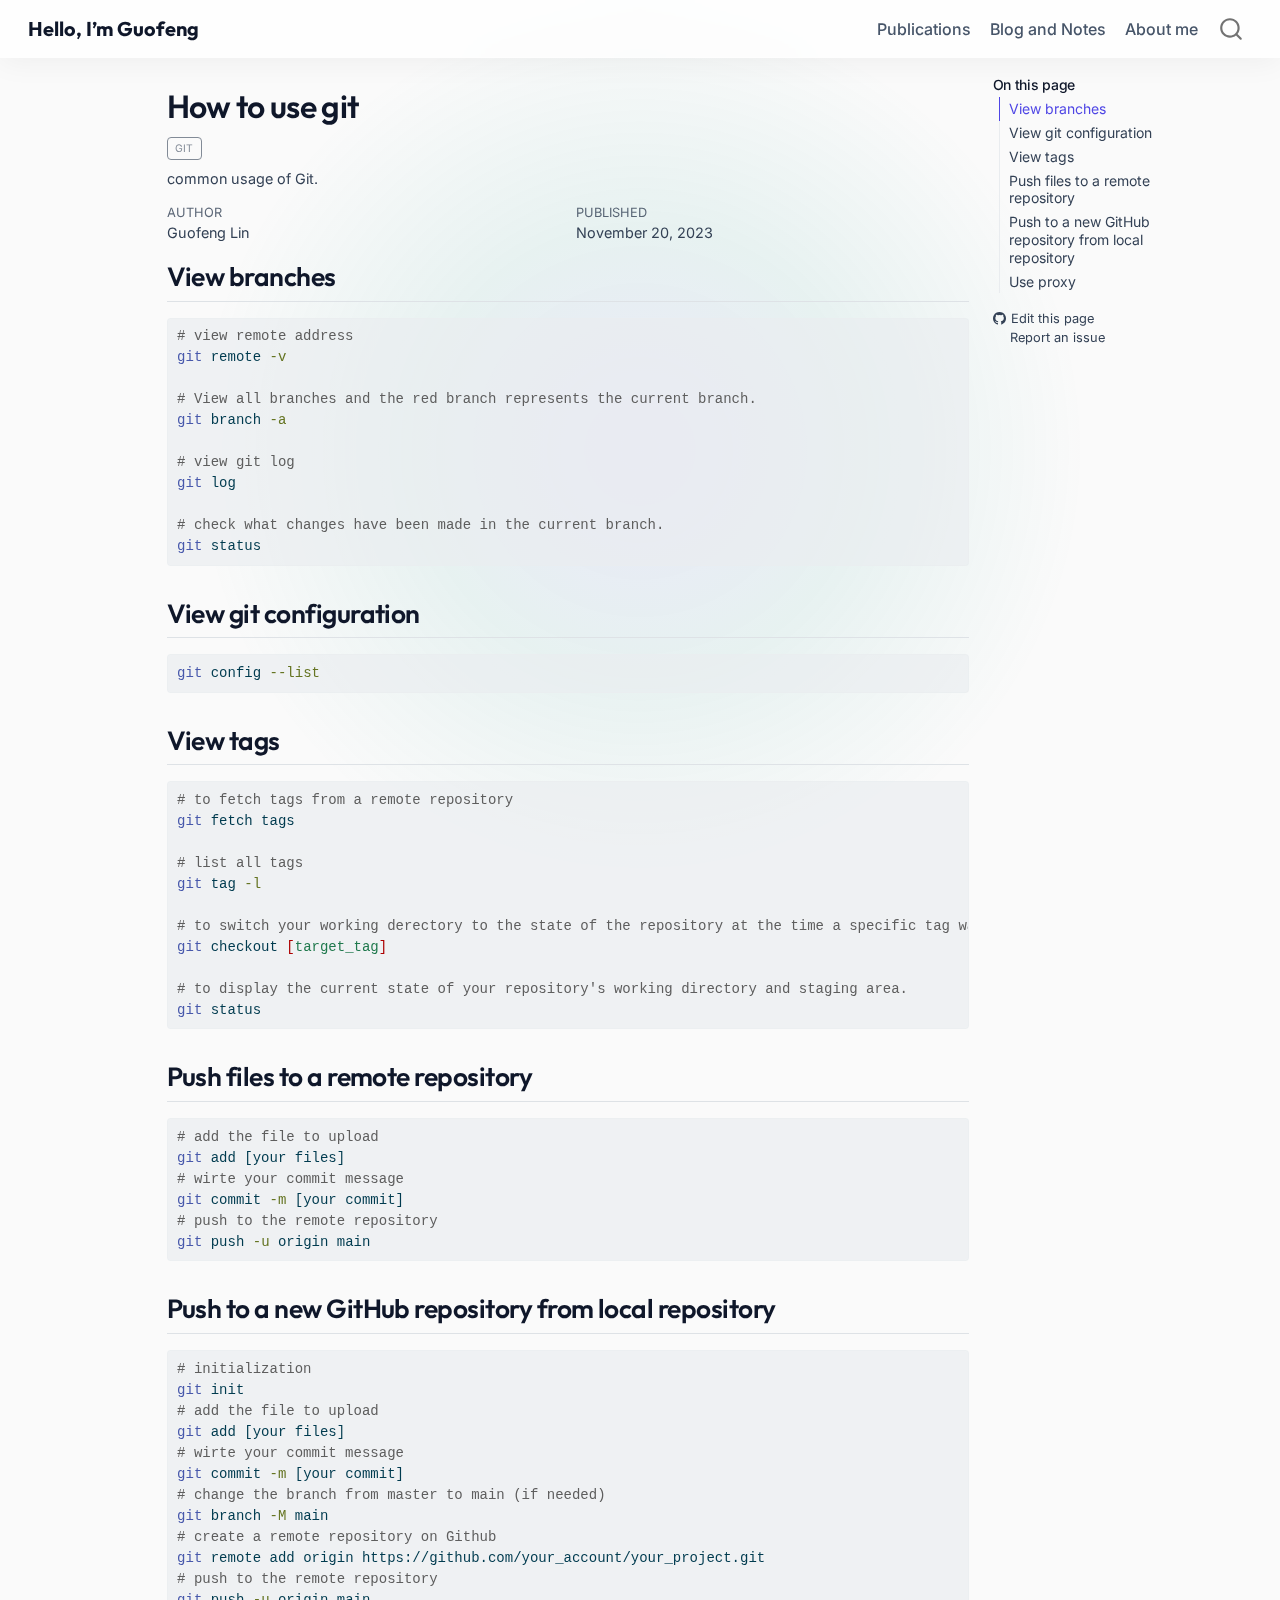
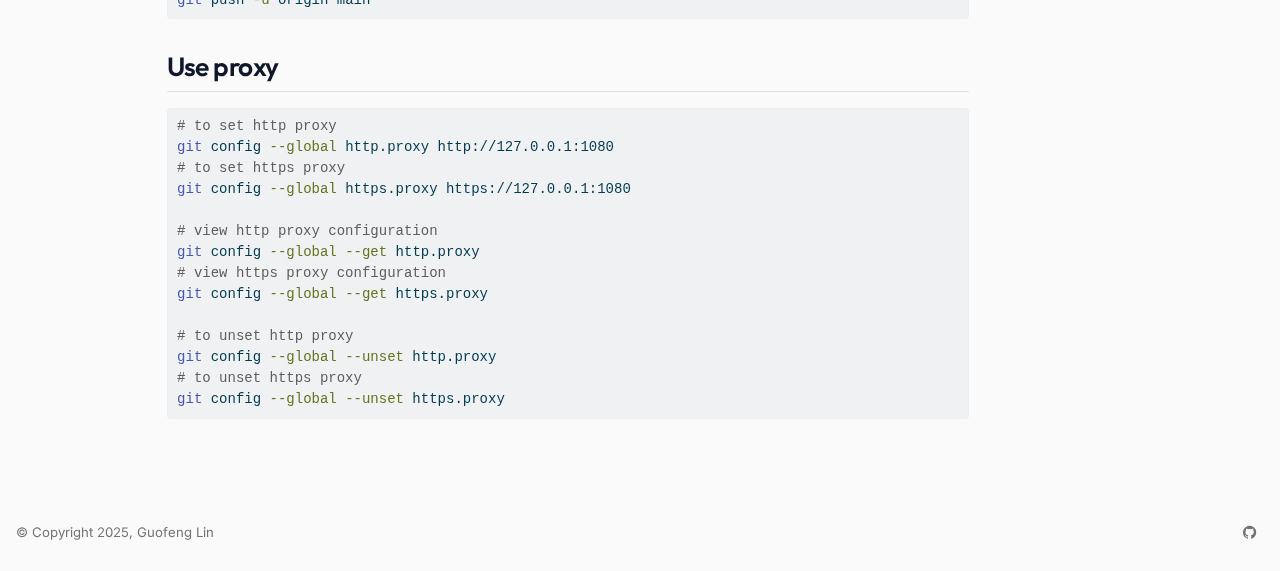
<file: docs/blog/linux_20231121_how_to_use_git/index.html>
<!DOCTYPE html>
<html xmlns="http://www.w3.org/1999/xhtml" lang="en" xml:lang="en"><head>

<meta charset="utf-8">
<meta name="generator" content="quarto-1.8.26">

<meta name="viewport" content="width=device-width, initial-scale=1.0, user-scalable=yes">

<meta name="author" content="Guofeng Lin">
<meta name="dcterms.date" content="2023-11-20">
<meta name="description" content="common usage of Git.">

<title>How to use git – Hello, I’m Guofeng</title>
<style>
code{white-space: pre-wrap;}
span.smallcaps{font-variant: small-caps;}
div.columns{display: flex; gap: min(4vw, 1.5em);}
div.column{flex: auto; overflow-x: auto;}
div.hanging-indent{margin-left: 1.5em; text-indent: -1.5em;}
ul.task-list{list-style: none;}
ul.task-list li input[type="checkbox"] {
  width: 0.8em;
  margin: 0 0.8em 0.2em -1em; /* quarto-specific, see https://github.com/quarto-dev/quarto-cli/issues/4556 */ 
  vertical-align: middle;
}
/* CSS for syntax highlighting */
html { -webkit-text-size-adjust: 100%; }
pre > code.sourceCode { white-space: pre; position: relative; }
pre > code.sourceCode > span { display: inline-block; line-height: 1.25; }
pre > code.sourceCode > span:empty { height: 1.2em; }
.sourceCode { overflow: visible; }
code.sourceCode > span { color: inherit; text-decoration: inherit; }
div.sourceCode { margin: 1em 0; }
pre.sourceCode { margin: 0; }
@media screen {
div.sourceCode { overflow: auto; }
}
@media print {
pre > code.sourceCode { white-space: pre-wrap; }
pre > code.sourceCode > span { text-indent: -5em; padding-left: 5em; }
}
pre.numberSource code
  { counter-reset: source-line 0; }
pre.numberSource code > span
  { position: relative; left: -4em; counter-increment: source-line; }
pre.numberSource code > span > a:first-child::before
  { content: counter(source-line);
    position: relative; left: -1em; text-align: right; vertical-align: baseline;
    border: none; display: inline-block;
    -webkit-touch-callout: none; -webkit-user-select: none;
    -khtml-user-select: none; -moz-user-select: none;
    -ms-user-select: none; user-select: none;
    padding: 0 4px; width: 4em;
  }
pre.numberSource { margin-left: 3em;  padding-left: 4px; }
div.sourceCode
  {   }
@media screen {
pre > code.sourceCode > span > a:first-child::before { text-decoration: underline; }
}
</style>


<script src="../../site_libs/quarto-nav/quarto-nav.js"></script>
<script src="../../site_libs/quarto-nav/headroom.min.js"></script>
<script src="../../site_libs/clipboard/clipboard.min.js"></script>
<script src="../../site_libs/quarto-search/autocomplete.umd.js"></script>
<script src="../../site_libs/quarto-search/fuse.min.js"></script>
<script src="../../site_libs/quarto-search/quarto-search.js"></script>
<meta name="quarto:offset" content="../../">
<link href="../../misc/info/favicon.png" rel="icon" type="image/png">
<script src="../../site_libs/quarto-html/quarto.js" type="module"></script>
<script src="../../site_libs/quarto-html/tabsets/tabsets.js" type="module"></script>
<script src="../../site_libs/quarto-html/axe/axe-check.js" type="module"></script>
<script src="../../site_libs/quarto-html/popper.min.js"></script>
<script src="../../site_libs/quarto-html/tippy.umd.min.js"></script>
<script src="../../site_libs/quarto-html/anchor.min.js"></script>
<link href="../../site_libs/quarto-html/tippy.css" rel="stylesheet">
<link href="../../site_libs/quarto-html/quarto-syntax-highlighting-587c61ba64f3a5504c4d52d930310e48.css" rel="stylesheet" id="quarto-text-highlighting-styles">
<script src="../../site_libs/bootstrap/bootstrap.min.js"></script>
<link href="../../site_libs/bootstrap/bootstrap-icons.css" rel="stylesheet">
<link href="../../site_libs/bootstrap/bootstrap-1eda2c3b874d6171aabb59e00212fdf7.min.css" rel="stylesheet" append-hash="true" id="quarto-bootstrap" data-mode="light">
<script id="quarto-search-options" type="application/json">{
  "location": "navbar",
  "copy-button": false,
  "collapse-after": 3,
  "panel-placement": "end",
  "type": "overlay",
  "limit": 50,
  "keyboard-shortcut": [
    "f",
    "/",
    "s"
  ],
  "show-item-context": false,
  "language": {
    "search-no-results-text": "No results",
    "search-matching-documents-text": "matching documents",
    "search-copy-link-title": "Copy link to search",
    "search-hide-matches-text": "Hide additional matches",
    "search-more-match-text": "more match in this document",
    "search-more-matches-text": "more matches in this document",
    "search-clear-button-title": "Clear",
    "search-text-placeholder": "",
    "search-detached-cancel-button-title": "Cancel",
    "search-submit-button-title": "Submit",
    "search-label": "Search"
  }
}</script>


</head>

<body class="nav-fixed quarto-light">

<div id="quarto-search-results"></div>
  <header id="quarto-header" class="headroom fixed-top">
    <nav class="navbar navbar-expand-lg " data-bs-theme="dark">
      <div class="navbar-container container-fluid">
      <div class="navbar-brand-container mx-auto">
    <a class="navbar-brand" href="../../index.html">
    <span class="navbar-title">Hello, I’m Guofeng</span>
    </a>
  </div>
            <div id="quarto-search" class="" title="Search"></div>
          <button class="navbar-toggler" type="button" data-bs-toggle="collapse" data-bs-target="#navbarCollapse" aria-controls="navbarCollapse" role="menu" aria-expanded="false" aria-label="Toggle navigation" onclick="if (window.quartoToggleHeadroom) { window.quartoToggleHeadroom(); }">
  <span class="navbar-toggler-icon"></span>
</button>
          <div class="collapse navbar-collapse" id="navbarCollapse">
            <ul class="navbar-nav navbar-nav-scroll ms-auto">
  <li class="nav-item">
    <a class="nav-link" href="../../publications/publications.html"> 
<span class="menu-text">Publications</span></a>
  </li>  
  <li class="nav-item">
    <a class="nav-link" href="../../blog/blog.html"> 
<span class="menu-text">Blog and Notes</span></a>
  </li>  
  <li class="nav-item">
    <a class="nav-link" href="../../about_me.html"> 
<span class="menu-text">About me</span></a>
  </li>  
</ul>
          </div> <!-- /navcollapse -->
            <div class="quarto-navbar-tools">
</div>
      </div> <!-- /container-fluid -->
    </nav>
</header>
<!-- content -->
<div id="quarto-content" class="quarto-container page-columns page-rows-contents page-layout-article page-navbar">
<!-- sidebar -->
<!-- margin-sidebar -->
    <div id="quarto-margin-sidebar" class="sidebar margin-sidebar">
        <nav id="TOC" role="doc-toc" class="toc-active">
    <h2 id="toc-title">On this page</h2>
   
  <ul class="collapse">
  <li><a href="#view-branches" id="toc-view-branches" class="nav-link active" data-scroll-target="#view-branches">View branches</a></li>
  <li><a href="#view-git-configuration" id="toc-view-git-configuration" class="nav-link" data-scroll-target="#view-git-configuration">View git configuration</a></li>
  <li><a href="#view-tags" id="toc-view-tags" class="nav-link" data-scroll-target="#view-tags">View tags</a></li>
  <li><a href="#push-files-to-a-remote-repository" id="toc-push-files-to-a-remote-repository" class="nav-link" data-scroll-target="#push-files-to-a-remote-repository">Push files to a remote repository</a></li>
  <li><a href="#push-to-a-new-github-repository-from-local-repository" id="toc-push-to-a-new-github-repository-from-local-repository" class="nav-link" data-scroll-target="#push-to-a-new-github-repository-from-local-repository">Push to a new GitHub repository from local repository</a></li>
  <li><a href="#use-proxy" id="toc-use-proxy" class="nav-link" data-scroll-target="#use-proxy">Use proxy</a></li>
  </ul>
<div class="toc-actions"><ul class="collapse"><li><a href="https://github.com/guofeng-lin/guofeng-lin.github.io/edit/main/blog/linux_20231121_how_to_use_git/index.qmd" class="toc-action"><i class="bi bi-github"></i>Edit this page</a></li><li><a href="https://github.com/guofeng-lin/guofeng-lin.github.io/issues/new" class="toc-action"><i class="bi empty"></i>Report an issue</a></li></ul></div></nav>
    </div>
<!-- main -->
<main class="content" id="quarto-document-content">

<header id="title-block-header" class="quarto-title-block default">
<div class="quarto-title">
<h1 class="title">How to use git</h1>
  <div class="quarto-categories">
    <div class="quarto-category">Git</div>
  </div>
  </div>

<div>
  <div class="description">
    <p>common usage of Git.</p>
  </div>
</div>


<div class="quarto-title-meta">

    <div>
    <div class="quarto-title-meta-heading">Author</div>
    <div class="quarto-title-meta-contents">
             <p>Guofeng Lin </p>
          </div>
  </div>
    
    <div>
    <div class="quarto-title-meta-heading">Published</div>
    <div class="quarto-title-meta-contents">
      <p class="date">November 20, 2023</p>
    </div>
  </div>
  
    
  </div>
  


</header>


<section id="view-branches" class="level2">
<h2 class="anchored" data-anchor-id="view-branches">View branches</h2>
<div class="code-copy-outer-scaffold"><div class="sourceCode" id="cb1"><pre class="sourceCode bash code-with-copy"><code class="sourceCode bash"><span id="cb1-1"><a href="#cb1-1" aria-hidden="true" tabindex="-1"></a><span class="co"># view remote address</span></span>
<span id="cb1-2"><a href="#cb1-2" aria-hidden="true" tabindex="-1"></a><span class="fu">git</span> remote <span class="at">-v</span></span>
<span id="cb1-3"><a href="#cb1-3" aria-hidden="true" tabindex="-1"></a></span>
<span id="cb1-4"><a href="#cb1-4" aria-hidden="true" tabindex="-1"></a><span class="co"># View all branches and the red branch represents the current branch.</span></span>
<span id="cb1-5"><a href="#cb1-5" aria-hidden="true" tabindex="-1"></a><span class="fu">git</span> branch <span class="at">-a</span></span>
<span id="cb1-6"><a href="#cb1-6" aria-hidden="true" tabindex="-1"></a></span>
<span id="cb1-7"><a href="#cb1-7" aria-hidden="true" tabindex="-1"></a><span class="co"># view git log</span></span>
<span id="cb1-8"><a href="#cb1-8" aria-hidden="true" tabindex="-1"></a><span class="fu">git</span> log</span>
<span id="cb1-9"><a href="#cb1-9" aria-hidden="true" tabindex="-1"></a></span>
<span id="cb1-10"><a href="#cb1-10" aria-hidden="true" tabindex="-1"></a><span class="co"># check what changes have been made in the current branch.</span></span>
<span id="cb1-11"><a href="#cb1-11" aria-hidden="true" tabindex="-1"></a><span class="fu">git</span> status</span></code></pre></div><button title="Copy to Clipboard" class="code-copy-button"><i class="bi"></i></button></div>
</section>
<section id="view-git-configuration" class="level2">
<h2 class="anchored" data-anchor-id="view-git-configuration">View git configuration</h2>
<div class="code-copy-outer-scaffold"><div class="sourceCode" id="cb2"><pre class="sourceCode bash code-with-copy"><code class="sourceCode bash"><span id="cb2-1"><a href="#cb2-1" aria-hidden="true" tabindex="-1"></a><span class="fu">git</span> config <span class="at">--list</span></span></code></pre></div><button title="Copy to Clipboard" class="code-copy-button"><i class="bi"></i></button></div>
</section>
<section id="view-tags" class="level2">
<h2 class="anchored" data-anchor-id="view-tags">View tags</h2>
<div class="code-copy-outer-scaffold"><div class="sourceCode" id="cb3"><pre class="sourceCode bash code-with-copy"><code class="sourceCode bash"><span id="cb3-1"><a href="#cb3-1" aria-hidden="true" tabindex="-1"></a><span class="co"># to fetch tags from a remote repository</span></span>
<span id="cb3-2"><a href="#cb3-2" aria-hidden="true" tabindex="-1"></a><span class="fu">git</span> fetch tags</span>
<span id="cb3-3"><a href="#cb3-3" aria-hidden="true" tabindex="-1"></a></span>
<span id="cb3-4"><a href="#cb3-4" aria-hidden="true" tabindex="-1"></a><span class="co"># list all tags</span></span>
<span id="cb3-5"><a href="#cb3-5" aria-hidden="true" tabindex="-1"></a><span class="fu">git</span> tag <span class="at">-l</span></span>
<span id="cb3-6"><a href="#cb3-6" aria-hidden="true" tabindex="-1"></a></span>
<span id="cb3-7"><a href="#cb3-7" aria-hidden="true" tabindex="-1"></a><span class="co"># to switch your working derectory to the state of the repository at the time a specific tag was created</span></span>
<span id="cb3-8"><a href="#cb3-8" aria-hidden="true" tabindex="-1"></a><span class="fu">git</span> checkout <span class="pp">[</span><span class="ss">target_tag</span><span class="pp">]</span></span>
<span id="cb3-9"><a href="#cb3-9" aria-hidden="true" tabindex="-1"></a></span>
<span id="cb3-10"><a href="#cb3-10" aria-hidden="true" tabindex="-1"></a><span class="co"># to display the current state of your repository's working directory and staging area.</span></span>
<span id="cb3-11"><a href="#cb3-11" aria-hidden="true" tabindex="-1"></a><span class="fu">git</span> status</span></code></pre></div><button title="Copy to Clipboard" class="code-copy-button"><i class="bi"></i></button></div>
</section>
<section id="push-files-to-a-remote-repository" class="level2">
<h2 class="anchored" data-anchor-id="push-files-to-a-remote-repository">Push files to a remote repository</h2>
<div class="code-copy-outer-scaffold"><div class="sourceCode" id="cb4"><pre class="sourceCode bash code-with-copy"><code class="sourceCode bash"><span id="cb4-1"><a href="#cb4-1" aria-hidden="true" tabindex="-1"></a><span class="co"># add the file to upload</span></span>
<span id="cb4-2"><a href="#cb4-2" aria-hidden="true" tabindex="-1"></a><span class="fu">git</span> add [your files]</span>
<span id="cb4-3"><a href="#cb4-3" aria-hidden="true" tabindex="-1"></a><span class="co"># wirte your commit message</span></span>
<span id="cb4-4"><a href="#cb4-4" aria-hidden="true" tabindex="-1"></a><span class="fu">git</span> commit <span class="at">-m</span> [your commit]</span>
<span id="cb4-5"><a href="#cb4-5" aria-hidden="true" tabindex="-1"></a><span class="co"># push to the remote repository</span></span>
<span id="cb4-6"><a href="#cb4-6" aria-hidden="true" tabindex="-1"></a><span class="fu">git</span> push <span class="at">-u</span> origin main</span></code></pre></div><button title="Copy to Clipboard" class="code-copy-button"><i class="bi"></i></button></div>
</section>
<section id="push-to-a-new-github-repository-from-local-repository" class="level2">
<h2 class="anchored" data-anchor-id="push-to-a-new-github-repository-from-local-repository">Push to a new GitHub repository from local repository</h2>
<div class="code-copy-outer-scaffold"><div class="sourceCode" id="cb5"><pre class="sourceCode bash code-with-copy"><code class="sourceCode bash"><span id="cb5-1"><a href="#cb5-1" aria-hidden="true" tabindex="-1"></a><span class="co"># initialization</span></span>
<span id="cb5-2"><a href="#cb5-2" aria-hidden="true" tabindex="-1"></a><span class="fu">git</span> init</span>
<span id="cb5-3"><a href="#cb5-3" aria-hidden="true" tabindex="-1"></a><span class="co"># add the file to upload</span></span>
<span id="cb5-4"><a href="#cb5-4" aria-hidden="true" tabindex="-1"></a><span class="fu">git</span> add [your files]</span>
<span id="cb5-5"><a href="#cb5-5" aria-hidden="true" tabindex="-1"></a><span class="co"># wirte your commit message</span></span>
<span id="cb5-6"><a href="#cb5-6" aria-hidden="true" tabindex="-1"></a><span class="fu">git</span> commit <span class="at">-m</span> [your commit]</span>
<span id="cb5-7"><a href="#cb5-7" aria-hidden="true" tabindex="-1"></a><span class="co"># change the branch from master to main (if needed)</span></span>
<span id="cb5-8"><a href="#cb5-8" aria-hidden="true" tabindex="-1"></a><span class="fu">git</span> branch <span class="at">-M</span> main</span>
<span id="cb5-9"><a href="#cb5-9" aria-hidden="true" tabindex="-1"></a><span class="co"># create a remote repository on Github</span></span>
<span id="cb5-10"><a href="#cb5-10" aria-hidden="true" tabindex="-1"></a><span class="fu">git</span> remote add origin https://github.com/your_account/your_project.git</span>
<span id="cb5-11"><a href="#cb5-11" aria-hidden="true" tabindex="-1"></a><span class="co"># push to the remote repository</span></span>
<span id="cb5-12"><a href="#cb5-12" aria-hidden="true" tabindex="-1"></a><span class="fu">git</span> push <span class="at">-u</span> origin main</span></code></pre></div><button title="Copy to Clipboard" class="code-copy-button"><i class="bi"></i></button></div>
</section>
<section id="use-proxy" class="level2">
<h2 class="anchored" data-anchor-id="use-proxy">Use proxy</h2>
<div class="code-copy-outer-scaffold"><div class="sourceCode" id="cb6"><pre class="sourceCode bash code-with-copy"><code class="sourceCode bash"><span id="cb6-1"><a href="#cb6-1" aria-hidden="true" tabindex="-1"></a><span class="co"># to set http proxy</span></span>
<span id="cb6-2"><a href="#cb6-2" aria-hidden="true" tabindex="-1"></a><span class="fu">git</span> config <span class="at">--global</span> http.proxy http://127.0.0.1:1080</span>
<span id="cb6-3"><a href="#cb6-3" aria-hidden="true" tabindex="-1"></a><span class="co"># to set https proxy</span></span>
<span id="cb6-4"><a href="#cb6-4" aria-hidden="true" tabindex="-1"></a><span class="fu">git</span> config <span class="at">--global</span> https.proxy https://127.0.0.1:1080</span>
<span id="cb6-5"><a href="#cb6-5" aria-hidden="true" tabindex="-1"></a></span>
<span id="cb6-6"><a href="#cb6-6" aria-hidden="true" tabindex="-1"></a><span class="co"># view http proxy configuration</span></span>
<span id="cb6-7"><a href="#cb6-7" aria-hidden="true" tabindex="-1"></a><span class="fu">git</span> config <span class="at">--global</span> <span class="at">--get</span> http.proxy</span>
<span id="cb6-8"><a href="#cb6-8" aria-hidden="true" tabindex="-1"></a><span class="co"># view https proxy configuration</span></span>
<span id="cb6-9"><a href="#cb6-9" aria-hidden="true" tabindex="-1"></a><span class="fu">git</span> config <span class="at">--global</span> <span class="at">--get</span> https.proxy</span>
<span id="cb6-10"><a href="#cb6-10" aria-hidden="true" tabindex="-1"></a></span>
<span id="cb6-11"><a href="#cb6-11" aria-hidden="true" tabindex="-1"></a><span class="co"># to unset http proxy</span></span>
<span id="cb6-12"><a href="#cb6-12" aria-hidden="true" tabindex="-1"></a><span class="fu">git</span> config <span class="at">--global</span> <span class="at">--unset</span> http.proxy</span>
<span id="cb6-13"><a href="#cb6-13" aria-hidden="true" tabindex="-1"></a><span class="co"># to unset https proxy</span></span>
<span id="cb6-14"><a href="#cb6-14" aria-hidden="true" tabindex="-1"></a><span class="fu">git</span> config <span class="at">--global</span> <span class="at">--unset</span> https.proxy</span></code></pre></div><button title="Copy to Clipboard" class="code-copy-button"><i class="bi"></i></button></div>


</section>

</main> <!-- /main -->
<script>
document.addEventListener("DOMContentLoaded", () => {
  // Create the glow element
  const glow = document.createElement("div");
  glow.id = "cursor-glow";
  document.body.appendChild(glow);

  // Default positioning
  let mouseX = window.innerWidth / 2;
  let mouseY = window.innerHeight / 2;

  // Track mouse
  document.addEventListener("mousemove", (e) => {
    mouseX = e.clientX;
    mouseY = e.clientY;
  });

  // Use requestAnimationFrame for smoother performance
  const updateGlow = () => {
    glow.style.transform = `translate(${mouseX}px, ${mouseY}px)`;
    requestAnimationFrame(updateGlow);
  };
  
  // Start animation loop
  requestAnimationFrame(updateGlow);
});
</script>
<script id="quarto-html-after-body" type="application/javascript">
  window.document.addEventListener("DOMContentLoaded", function (event) {
    const icon = "";
    const anchorJS = new window.AnchorJS();
    anchorJS.options = {
      placement: 'right',
      icon: icon
    };
    anchorJS.add('.anchored');
    const isCodeAnnotation = (el) => {
      for (const clz of el.classList) {
        if (clz.startsWith('code-annotation-')) {                     
          return true;
        }
      }
      return false;
    }
    const onCopySuccess = function(e) {
      // button target
      const button = e.trigger;
      // don't keep focus
      button.blur();
      // flash "checked"
      button.classList.add('code-copy-button-checked');
      var currentTitle = button.getAttribute("title");
      button.setAttribute("title", "Copied!");
      let tooltip;
      if (window.bootstrap) {
        button.setAttribute("data-bs-toggle", "tooltip");
        button.setAttribute("data-bs-placement", "left");
        button.setAttribute("data-bs-title", "Copied!");
        tooltip = new bootstrap.Tooltip(button, 
          { trigger: "manual", 
            customClass: "code-copy-button-tooltip",
            offset: [0, -8]});
        tooltip.show();    
      }
      setTimeout(function() {
        if (tooltip) {
          tooltip.hide();
          button.removeAttribute("data-bs-title");
          button.removeAttribute("data-bs-toggle");
          button.removeAttribute("data-bs-placement");
        }
        button.setAttribute("title", currentTitle);
        button.classList.remove('code-copy-button-checked');
      }, 1000);
      // clear code selection
      e.clearSelection();
    }
    const getTextToCopy = function(trigger) {
      const outerScaffold = trigger.parentElement.cloneNode(true);
      const codeEl = outerScaffold.querySelector('code');
      for (const childEl of codeEl.children) {
        if (isCodeAnnotation(childEl)) {
          childEl.remove();
        }
      }
      return codeEl.innerText;
    }
    const clipboard = new window.ClipboardJS('.code-copy-button:not([data-in-quarto-modal])', {
      text: getTextToCopy
    });
    clipboard.on('success', onCopySuccess);
    if (window.document.getElementById('quarto-embedded-source-code-modal')) {
      const clipboardModal = new window.ClipboardJS('.code-copy-button[data-in-quarto-modal]', {
        text: getTextToCopy,
        container: window.document.getElementById('quarto-embedded-source-code-modal')
      });
      clipboardModal.on('success', onCopySuccess);
    }
      var localhostRegex = new RegExp(/^(?:http|https):\/\/localhost\:?[0-9]*\//);
      var mailtoRegex = new RegExp(/^mailto:/);
        var filterRegex = new RegExp("https:\/\/guofeng-lin\.github\.io");
      var isInternal = (href) => {
          return filterRegex.test(href) || localhostRegex.test(href) || mailtoRegex.test(href);
      }
      // Inspect non-navigation links and adorn them if external
     var links = window.document.querySelectorAll('a[href]:not(.nav-link):not(.navbar-brand):not(.toc-action):not(.sidebar-link):not(.sidebar-item-toggle):not(.pagination-link):not(.no-external):not([aria-hidden]):not(.dropdown-item):not(.quarto-navigation-tool):not(.about-link)');
      for (var i=0; i<links.length; i++) {
        const link = links[i];
        if (!isInternal(link.href)) {
          // undo the damage that might have been done by quarto-nav.js in the case of
          // links that we want to consider external
          if (link.dataset.originalHref !== undefined) {
            link.href = link.dataset.originalHref;
          }
        }
      }
    function tippyHover(el, contentFn, onTriggerFn, onUntriggerFn) {
      const config = {
        allowHTML: true,
        maxWidth: 500,
        delay: 100,
        arrow: false,
        appendTo: function(el) {
            return el.parentElement;
        },
        interactive: true,
        interactiveBorder: 10,
        theme: 'quarto',
        placement: 'bottom-start',
      };
      if (contentFn) {
        config.content = contentFn;
      }
      if (onTriggerFn) {
        config.onTrigger = onTriggerFn;
      }
      if (onUntriggerFn) {
        config.onUntrigger = onUntriggerFn;
      }
      window.tippy(el, config); 
    }
    const noterefs = window.document.querySelectorAll('a[role="doc-noteref"]');
    for (var i=0; i<noterefs.length; i++) {
      const ref = noterefs[i];
      tippyHover(ref, function() {
        // use id or data attribute instead here
        let href = ref.getAttribute('data-footnote-href') || ref.getAttribute('href');
        try { href = new URL(href).hash; } catch {}
        const id = href.replace(/^#\/?/, "");
        const note = window.document.getElementById(id);
        if (note) {
          return note.innerHTML;
        } else {
          return "";
        }
      });
    }
    const xrefs = window.document.querySelectorAll('a.quarto-xref');
    const processXRef = (id, note) => {
      // Strip column container classes
      const stripColumnClz = (el) => {
        el.classList.remove("page-full", "page-columns");
        if (el.children) {
          for (const child of el.children) {
            stripColumnClz(child);
          }
        }
      }
      stripColumnClz(note)
      if (id === null || id.startsWith('sec-')) {
        // Special case sections, only their first couple elements
        const container = document.createElement("div");
        if (note.children && note.children.length > 2) {
          container.appendChild(note.children[0].cloneNode(true));
          for (let i = 1; i < note.children.length; i++) {
            const child = note.children[i];
            if (child.tagName === "P" && child.innerText === "") {
              continue;
            } else {
              container.appendChild(child.cloneNode(true));
              break;
            }
          }
          if (window.Quarto?.typesetMath) {
            window.Quarto.typesetMath(container);
          }
          return container.innerHTML
        } else {
          if (window.Quarto?.typesetMath) {
            window.Quarto.typesetMath(note);
          }
          return note.innerHTML;
        }
      } else {
        // Remove any anchor links if they are present
        const anchorLink = note.querySelector('a.anchorjs-link');
        if (anchorLink) {
          anchorLink.remove();
        }
        if (window.Quarto?.typesetMath) {
          window.Quarto.typesetMath(note);
        }
        if (note.classList.contains("callout")) {
          return note.outerHTML;
        } else {
          return note.innerHTML;
        }
      }
    }
    for (var i=0; i<xrefs.length; i++) {
      const xref = xrefs[i];
      tippyHover(xref, undefined, function(instance) {
        instance.disable();
        let url = xref.getAttribute('href');
        let hash = undefined; 
        if (url.startsWith('#')) {
          hash = url;
        } else {
          try { hash = new URL(url).hash; } catch {}
        }
        if (hash) {
          const id = hash.replace(/^#\/?/, "");
          const note = window.document.getElementById(id);
          if (note !== null) {
            try {
              const html = processXRef(id, note.cloneNode(true));
              instance.setContent(html);
            } finally {
              instance.enable();
              instance.show();
            }
          } else {
            // See if we can fetch this
            fetch(url.split('#')[0])
            .then(res => res.text())
            .then(html => {
              const parser = new DOMParser();
              const htmlDoc = parser.parseFromString(html, "text/html");
              const note = htmlDoc.getElementById(id);
              if (note !== null) {
                const html = processXRef(id, note);
                instance.setContent(html);
              } 
            }).finally(() => {
              instance.enable();
              instance.show();
            });
          }
        } else {
          // See if we can fetch a full url (with no hash to target)
          // This is a special case and we should probably do some content thinning / targeting
          fetch(url)
          .then(res => res.text())
          .then(html => {
            const parser = new DOMParser();
            const htmlDoc = parser.parseFromString(html, "text/html");
            const note = htmlDoc.querySelector('main.content');
            if (note !== null) {
              // This should only happen for chapter cross references
              // (since there is no id in the URL)
              // remove the first header
              if (note.children.length > 0 && note.children[0].tagName === "HEADER") {
                note.children[0].remove();
              }
              const html = processXRef(null, note);
              instance.setContent(html);
            } 
          }).finally(() => {
            instance.enable();
            instance.show();
          });
        }
      }, function(instance) {
      });
    }
        let selectedAnnoteEl;
        const selectorForAnnotation = ( cell, annotation) => {
          let cellAttr = 'data-code-cell="' + cell + '"';
          let lineAttr = 'data-code-annotation="' +  annotation + '"';
          const selector = 'span[' + cellAttr + '][' + lineAttr + ']';
          return selector;
        }
        const selectCodeLines = (annoteEl) => {
          const doc = window.document;
          const targetCell = annoteEl.getAttribute("data-target-cell");
          const targetAnnotation = annoteEl.getAttribute("data-target-annotation");
          const annoteSpan = window.document.querySelector(selectorForAnnotation(targetCell, targetAnnotation));
          const lines = annoteSpan.getAttribute("data-code-lines").split(",");
          const lineIds = lines.map((line) => {
            return targetCell + "-" + line;
          })
          let top = null;
          let height = null;
          let parent = null;
          if (lineIds.length > 0) {
              //compute the position of the single el (top and bottom and make a div)
              const el = window.document.getElementById(lineIds[0]);
              top = el.offsetTop;
              height = el.offsetHeight;
              parent = el.parentElement.parentElement;
            if (lineIds.length > 1) {
              const lastEl = window.document.getElementById(lineIds[lineIds.length - 1]);
              const bottom = lastEl.offsetTop + lastEl.offsetHeight;
              height = bottom - top;
            }
            if (top !== null && height !== null && parent !== null) {
              // cook up a div (if necessary) and position it 
              let div = window.document.getElementById("code-annotation-line-highlight");
              if (div === null) {
                div = window.document.createElement("div");
                div.setAttribute("id", "code-annotation-line-highlight");
                div.style.position = 'absolute';
                parent.appendChild(div);
              }
              div.style.top = top - 2 + "px";
              div.style.height = height + 4 + "px";
              div.style.left = 0;
              let gutterDiv = window.document.getElementById("code-annotation-line-highlight-gutter");
              if (gutterDiv === null) {
                gutterDiv = window.document.createElement("div");
                gutterDiv.setAttribute("id", "code-annotation-line-highlight-gutter");
                gutterDiv.style.position = 'absolute';
                const codeCell = window.document.getElementById(targetCell);
                const gutter = codeCell.querySelector('.code-annotation-gutter');
                gutter.appendChild(gutterDiv);
              }
              gutterDiv.style.top = top - 2 + "px";
              gutterDiv.style.height = height + 4 + "px";
            }
            selectedAnnoteEl = annoteEl;
          }
        };
        const unselectCodeLines = () => {
          const elementsIds = ["code-annotation-line-highlight", "code-annotation-line-highlight-gutter"];
          elementsIds.forEach((elId) => {
            const div = window.document.getElementById(elId);
            if (div) {
              div.remove();
            }
          });
          selectedAnnoteEl = undefined;
        };
          // Handle positioning of the toggle
      window.addEventListener(
        "resize",
        throttle(() => {
          elRect = undefined;
          if (selectedAnnoteEl) {
            selectCodeLines(selectedAnnoteEl);
          }
        }, 10)
      );
      function throttle(fn, ms) {
      let throttle = false;
      let timer;
        return (...args) => {
          if(!throttle) { // first call gets through
              fn.apply(this, args);
              throttle = true;
          } else { // all the others get throttled
              if(timer) clearTimeout(timer); // cancel #2
              timer = setTimeout(() => {
                fn.apply(this, args);
                timer = throttle = false;
              }, ms);
          }
        };
      }
        // Attach click handler to the DT
        const annoteDls = window.document.querySelectorAll('dt[data-target-cell]');
        for (const annoteDlNode of annoteDls) {
          annoteDlNode.addEventListener('click', (event) => {
            const clickedEl = event.target;
            if (clickedEl !== selectedAnnoteEl) {
              unselectCodeLines();
              const activeEl = window.document.querySelector('dt[data-target-cell].code-annotation-active');
              if (activeEl) {
                activeEl.classList.remove('code-annotation-active');
              }
              selectCodeLines(clickedEl);
              clickedEl.classList.add('code-annotation-active');
            } else {
              // Unselect the line
              unselectCodeLines();
              clickedEl.classList.remove('code-annotation-active');
            }
          });
        }
    const findCites = (el) => {
      const parentEl = el.parentElement;
      if (parentEl) {
        const cites = parentEl.dataset.cites;
        if (cites) {
          return {
            el,
            cites: cites.split(' ')
          };
        } else {
          return findCites(el.parentElement)
        }
      } else {
        return undefined;
      }
    };
    var bibliorefs = window.document.querySelectorAll('a[role="doc-biblioref"]');
    for (var i=0; i<bibliorefs.length; i++) {
      const ref = bibliorefs[i];
      const citeInfo = findCites(ref);
      if (citeInfo) {
        tippyHover(citeInfo.el, function() {
          var popup = window.document.createElement('div');
          citeInfo.cites.forEach(function(cite) {
            var citeDiv = window.document.createElement('div');
            citeDiv.classList.add('hanging-indent');
            citeDiv.classList.add('csl-entry');
            var biblioDiv = window.document.getElementById('ref-' + cite);
            if (biblioDiv) {
              citeDiv.innerHTML = biblioDiv.innerHTML;
            }
            popup.appendChild(citeDiv);
          });
          return popup.innerHTML;
        });
      }
    }
  });
  </script>
</div> <!-- /content -->
<footer class="footer">
  <div class="nav-footer">
    <div class="nav-footer-left">
<p>© Copyright 2025, Guofeng Lin</p>
</div>   
    <div class="nav-footer-center">
      &nbsp;
    <div class="toc-actions d-sm-block d-md-none"><ul><li><a href="https://github.com/guofeng-lin/guofeng-lin.github.io/edit/main/blog/linux_20231121_how_to_use_git/index.qmd" class="toc-action"><i class="bi bi-github"></i>Edit this page</a></li><li><a href="https://github.com/guofeng-lin/guofeng-lin.github.io/issues/new" class="toc-action"><i class="bi empty"></i>Report an issue</a></li></ul></div></div>
    <div class="nav-footer-right">
      <ul class="footer-items list-unstyled">
    <li class="nav-item compact">
    <a class="nav-link" href="https://github.com/guofeng-lin/guofeng-lin.github.io">
      <i class="bi bi-github" role="img">
</i> 
    </a>
  </li>  
</ul>
    </div>
  </div>
</footer>




</body></html>
</file>
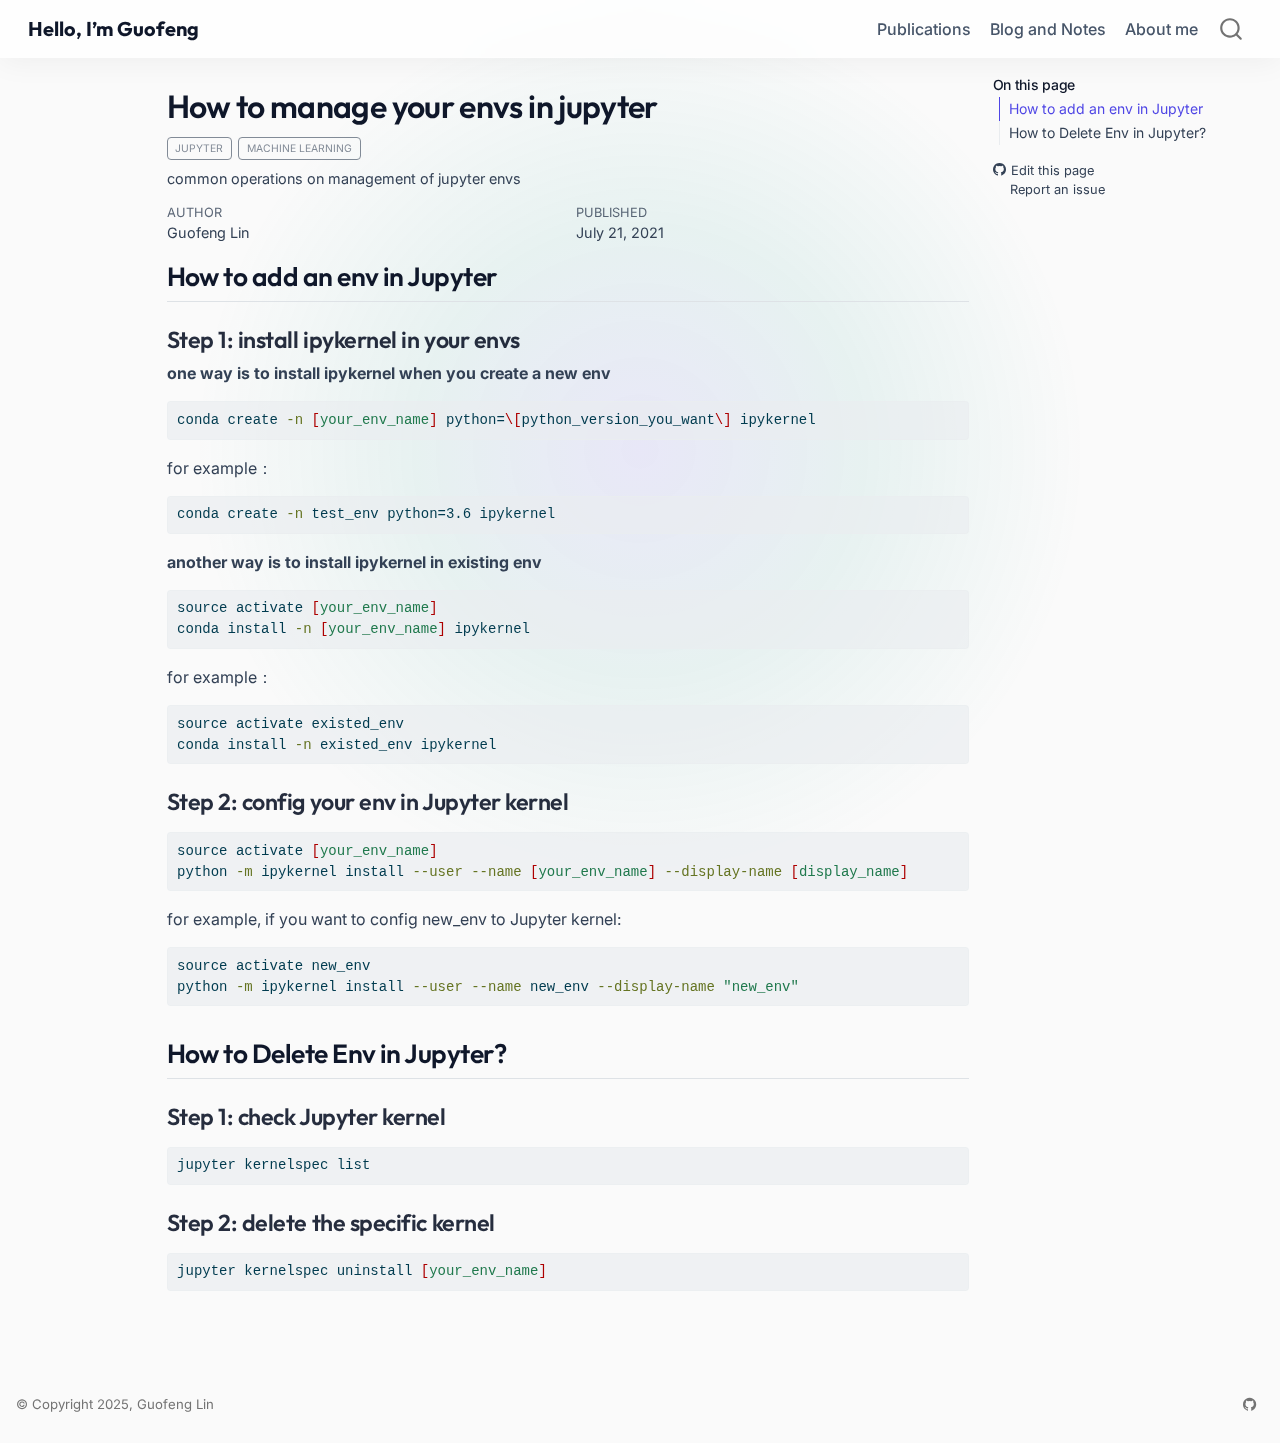
<file: docs/blog/machinelearning_20210721_how_to_manage_envs_of_jupyter/index.html>
<!DOCTYPE html>
<html xmlns="http://www.w3.org/1999/xhtml" lang="en" xml:lang="en"><head>

<meta charset="utf-8">
<meta name="generator" content="quarto-1.8.26">

<meta name="viewport" content="width=device-width, initial-scale=1.0, user-scalable=yes">

<meta name="author" content="Guofeng Lin">
<meta name="dcterms.date" content="2021-07-21">
<meta name="description" content="common operations on management of jupyter envs">

<title>How to manage your envs in jupyter – Hello, I’m Guofeng</title>
<style>
code{white-space: pre-wrap;}
span.smallcaps{font-variant: small-caps;}
div.columns{display: flex; gap: min(4vw, 1.5em);}
div.column{flex: auto; overflow-x: auto;}
div.hanging-indent{margin-left: 1.5em; text-indent: -1.5em;}
ul.task-list{list-style: none;}
ul.task-list li input[type="checkbox"] {
  width: 0.8em;
  margin: 0 0.8em 0.2em -1em; /* quarto-specific, see https://github.com/quarto-dev/quarto-cli/issues/4556 */ 
  vertical-align: middle;
}
/* CSS for syntax highlighting */
html { -webkit-text-size-adjust: 100%; }
pre > code.sourceCode { white-space: pre; position: relative; }
pre > code.sourceCode > span { display: inline-block; line-height: 1.25; }
pre > code.sourceCode > span:empty { height: 1.2em; }
.sourceCode { overflow: visible; }
code.sourceCode > span { color: inherit; text-decoration: inherit; }
div.sourceCode { margin: 1em 0; }
pre.sourceCode { margin: 0; }
@media screen {
div.sourceCode { overflow: auto; }
}
@media print {
pre > code.sourceCode { white-space: pre-wrap; }
pre > code.sourceCode > span { text-indent: -5em; padding-left: 5em; }
}
pre.numberSource code
  { counter-reset: source-line 0; }
pre.numberSource code > span
  { position: relative; left: -4em; counter-increment: source-line; }
pre.numberSource code > span > a:first-child::before
  { content: counter(source-line);
    position: relative; left: -1em; text-align: right; vertical-align: baseline;
    border: none; display: inline-block;
    -webkit-touch-callout: none; -webkit-user-select: none;
    -khtml-user-select: none; -moz-user-select: none;
    -ms-user-select: none; user-select: none;
    padding: 0 4px; width: 4em;
  }
pre.numberSource { margin-left: 3em;  padding-left: 4px; }
div.sourceCode
  {   }
@media screen {
pre > code.sourceCode > span > a:first-child::before { text-decoration: underline; }
}
</style>


<script src="../../site_libs/quarto-nav/quarto-nav.js"></script>
<script src="../../site_libs/quarto-nav/headroom.min.js"></script>
<script src="../../site_libs/clipboard/clipboard.min.js"></script>
<script src="../../site_libs/quarto-search/autocomplete.umd.js"></script>
<script src="../../site_libs/quarto-search/fuse.min.js"></script>
<script src="../../site_libs/quarto-search/quarto-search.js"></script>
<meta name="quarto:offset" content="../../">
<link href="../../misc/info/favicon.png" rel="icon" type="image/png">
<script src="../../site_libs/quarto-html/quarto.js" type="module"></script>
<script src="../../site_libs/quarto-html/tabsets/tabsets.js" type="module"></script>
<script src="../../site_libs/quarto-html/axe/axe-check.js" type="module"></script>
<script src="../../site_libs/quarto-html/popper.min.js"></script>
<script src="../../site_libs/quarto-html/tippy.umd.min.js"></script>
<script src="../../site_libs/quarto-html/anchor.min.js"></script>
<link href="../../site_libs/quarto-html/tippy.css" rel="stylesheet">
<link href="../../site_libs/quarto-html/quarto-syntax-highlighting-587c61ba64f3a5504c4d52d930310e48.css" rel="stylesheet" id="quarto-text-highlighting-styles">
<script src="../../site_libs/bootstrap/bootstrap.min.js"></script>
<link href="../../site_libs/bootstrap/bootstrap-icons.css" rel="stylesheet">
<link href="../../site_libs/bootstrap/bootstrap-1eda2c3b874d6171aabb59e00212fdf7.min.css" rel="stylesheet" append-hash="true" id="quarto-bootstrap" data-mode="light">
<script id="quarto-search-options" type="application/json">{
  "location": "navbar",
  "copy-button": false,
  "collapse-after": 3,
  "panel-placement": "end",
  "type": "overlay",
  "limit": 50,
  "keyboard-shortcut": [
    "f",
    "/",
    "s"
  ],
  "show-item-context": false,
  "language": {
    "search-no-results-text": "No results",
    "search-matching-documents-text": "matching documents",
    "search-copy-link-title": "Copy link to search",
    "search-hide-matches-text": "Hide additional matches",
    "search-more-match-text": "more match in this document",
    "search-more-matches-text": "more matches in this document",
    "search-clear-button-title": "Clear",
    "search-text-placeholder": "",
    "search-detached-cancel-button-title": "Cancel",
    "search-submit-button-title": "Submit",
    "search-label": "Search"
  }
}</script>


</head>

<body class="nav-fixed quarto-light">

<div id="quarto-search-results"></div>
  <header id="quarto-header" class="headroom fixed-top">
    <nav class="navbar navbar-expand-lg " data-bs-theme="dark">
      <div class="navbar-container container-fluid">
      <div class="navbar-brand-container mx-auto">
    <a class="navbar-brand" href="../../index.html">
    <span class="navbar-title">Hello, I’m Guofeng</span>
    </a>
  </div>
            <div id="quarto-search" class="" title="Search"></div>
          <button class="navbar-toggler" type="button" data-bs-toggle="collapse" data-bs-target="#navbarCollapse" aria-controls="navbarCollapse" role="menu" aria-expanded="false" aria-label="Toggle navigation" onclick="if (window.quartoToggleHeadroom) { window.quartoToggleHeadroom(); }">
  <span class="navbar-toggler-icon"></span>
</button>
          <div class="collapse navbar-collapse" id="navbarCollapse">
            <ul class="navbar-nav navbar-nav-scroll ms-auto">
  <li class="nav-item">
    <a class="nav-link" href="../../publications/publications.html"> 
<span class="menu-text">Publications</span></a>
  </li>  
  <li class="nav-item">
    <a class="nav-link" href="../../blog/blog.html"> 
<span class="menu-text">Blog and Notes</span></a>
  </li>  
  <li class="nav-item">
    <a class="nav-link" href="../../about_me.html"> 
<span class="menu-text">About me</span></a>
  </li>  
</ul>
          </div> <!-- /navcollapse -->
            <div class="quarto-navbar-tools">
</div>
      </div> <!-- /container-fluid -->
    </nav>
</header>
<!-- content -->
<div id="quarto-content" class="quarto-container page-columns page-rows-contents page-layout-article page-navbar">
<!-- sidebar -->
<!-- margin-sidebar -->
    <div id="quarto-margin-sidebar" class="sidebar margin-sidebar">
        <nav id="TOC" role="doc-toc" class="toc-active">
    <h2 id="toc-title">On this page</h2>
   
  <ul class="collapse">
  <li><a href="#how-to-add-an-env-in-jupyter" id="toc-how-to-add-an-env-in-jupyter" class="nav-link active" data-scroll-target="#how-to-add-an-env-in-jupyter">How to add an env in Jupyter</a></li>
  <li><a href="#how-to-delete-env-in-jupyter" id="toc-how-to-delete-env-in-jupyter" class="nav-link" data-scroll-target="#how-to-delete-env-in-jupyter">How to Delete Env in Jupyter?</a></li>
  </ul>
<div class="toc-actions"><ul class="collapse"><li><a href="https://github.com/guofeng-lin/guofeng-lin.github.io/edit/main/blog/machinelearning_20210721_how_to_manage_envs_of_jupyter/index.qmd" class="toc-action"><i class="bi bi-github"></i>Edit this page</a></li><li><a href="https://github.com/guofeng-lin/guofeng-lin.github.io/issues/new" class="toc-action"><i class="bi empty"></i>Report an issue</a></li></ul></div></nav>
    </div>
<!-- main -->
<main class="content" id="quarto-document-content">

<header id="title-block-header" class="quarto-title-block default">
<div class="quarto-title">
<h1 class="title">How to manage your envs in jupyter</h1>
  <div class="quarto-categories">
    <div class="quarto-category">Jupyter</div>
    <div class="quarto-category">Machine Learning</div>
  </div>
  </div>

<div>
  <div class="description">
    <p>common operations on management of jupyter envs</p>
  </div>
</div>


<div class="quarto-title-meta">

    <div>
    <div class="quarto-title-meta-heading">Author</div>
    <div class="quarto-title-meta-contents">
             <p>Guofeng Lin </p>
          </div>
  </div>
    
    <div>
    <div class="quarto-title-meta-heading">Published</div>
    <div class="quarto-title-meta-contents">
      <p class="date">July 21, 2021</p>
    </div>
  </div>
  
    
  </div>
  


</header>


<section id="how-to-add-an-env-in-jupyter" class="level2">
<h2 class="anchored" data-anchor-id="how-to-add-an-env-in-jupyter">How to add an env in Jupyter</h2>
<section id="step-1-install-ipykernel-in-your-envs" class="level3">
<h3 class="anchored" data-anchor-id="step-1-install-ipykernel-in-your-envs">Step 1: install ipykernel in your envs</h3>
<p><strong>one way is to install ipykernel when you create a new env</strong></p>
<div class="code-copy-outer-scaffold"><div class="sourceCode" id="cb1"><pre class="sourceCode bash code-with-copy"><code class="sourceCode bash"><span id="cb1-1"><a href="#cb1-1" aria-hidden="true" tabindex="-1"></a><span class="ex">conda</span> create <span class="at">-n</span> <span class="pp">[</span><span class="ss">your_env_name</span><span class="pp">]</span> python=<span class="dt">\[</span>python_version_you_want<span class="dt">\]</span> ipykernel</span></code></pre></div><button title="Copy to Clipboard" class="code-copy-button"><i class="bi"></i></button></div>
<p>for example：</p>
<div class="code-copy-outer-scaffold"><div class="sourceCode" id="cb2"><pre class="sourceCode bash code-with-copy"><code class="sourceCode bash"><span id="cb2-1"><a href="#cb2-1" aria-hidden="true" tabindex="-1"></a><span class="ex">conda</span> create <span class="at">-n</span> test_env python=3.6 ipykernel</span></code></pre></div><button title="Copy to Clipboard" class="code-copy-button"><i class="bi"></i></button></div>
<p><strong>another way is to install ipykernel in existing env</strong></p>
<div class="code-copy-outer-scaffold"><div class="sourceCode" id="cb3"><pre class="sourceCode bash code-with-copy"><code class="sourceCode bash"><span id="cb3-1"><a href="#cb3-1" aria-hidden="true" tabindex="-1"></a><span class="bu">source</span> activate <span class="pp">[</span><span class="ss">your_env_name</span><span class="pp">]</span></span>
<span id="cb3-2"><a href="#cb3-2" aria-hidden="true" tabindex="-1"></a><span class="ex">conda</span> install <span class="at">-n</span> <span class="pp">[</span><span class="ss">your_env_name</span><span class="pp">]</span> ipykernel</span></code></pre></div><button title="Copy to Clipboard" class="code-copy-button"><i class="bi"></i></button></div>
<p>for example：</p>
<div class="code-copy-outer-scaffold"><div class="sourceCode" id="cb4"><pre class="sourceCode bash code-with-copy"><code class="sourceCode bash"><span id="cb4-1"><a href="#cb4-1" aria-hidden="true" tabindex="-1"></a><span class="bu">source</span> activate existed_env</span>
<span id="cb4-2"><a href="#cb4-2" aria-hidden="true" tabindex="-1"></a><span class="ex">conda</span> install <span class="at">-n</span> existed_env ipykernel</span></code></pre></div><button title="Copy to Clipboard" class="code-copy-button"><i class="bi"></i></button></div>
</section>
<section id="step-2-config-your-env-in-jupyter-kernel" class="level3">
<h3 class="anchored" data-anchor-id="step-2-config-your-env-in-jupyter-kernel">Step 2: config your env in Jupyter kernel</h3>
<div class="code-copy-outer-scaffold"><div class="sourceCode" id="cb5"><pre class="sourceCode bash code-with-copy"><code class="sourceCode bash"><span id="cb5-1"><a href="#cb5-1" aria-hidden="true" tabindex="-1"></a><span class="bu">source</span> activate <span class="pp">[</span><span class="ss">your_env_name</span><span class="pp">]</span></span>
<span id="cb5-2"><a href="#cb5-2" aria-hidden="true" tabindex="-1"></a><span class="ex">python</span> <span class="at">-m</span> ipykernel install <span class="at">--user</span> <span class="at">--name</span> <span class="pp">[</span><span class="ss">your_env_name</span><span class="pp">]</span> <span class="at">--display-name</span> <span class="pp">[</span><span class="ss">display_name</span><span class="pp">]</span></span></code></pre></div><button title="Copy to Clipboard" class="code-copy-button"><i class="bi"></i></button></div>
<p>for example, if you want to config new_env to Jupyter kernel:</p>
<div class="code-copy-outer-scaffold"><div class="sourceCode" id="cb6"><pre class="sourceCode bash code-with-copy"><code class="sourceCode bash"><span id="cb6-1"><a href="#cb6-1" aria-hidden="true" tabindex="-1"></a><span class="bu">source</span> activate new_env</span>
<span id="cb6-2"><a href="#cb6-2" aria-hidden="true" tabindex="-1"></a><span class="ex">python</span> <span class="at">-m</span> ipykernel install <span class="at">--user</span> <span class="at">--name</span> new_env <span class="at">--display-name</span> <span class="st">"new_env"</span></span></code></pre></div><button title="Copy to Clipboard" class="code-copy-button"><i class="bi"></i></button></div>
</section>
</section>
<section id="how-to-delete-env-in-jupyter" class="level2">
<h2 class="anchored" data-anchor-id="how-to-delete-env-in-jupyter">How to Delete Env in Jupyter?</h2>
<section id="step-1-check-jupyter-kernel" class="level3">
<h3 class="anchored" data-anchor-id="step-1-check-jupyter-kernel">Step 1: check Jupyter kernel</h3>
<div class="code-copy-outer-scaffold"><div class="sourceCode" id="cb7"><pre class="sourceCode bash code-with-copy"><code class="sourceCode bash"><span id="cb7-1"><a href="#cb7-1" aria-hidden="true" tabindex="-1"></a><span class="ex">jupyter</span> kernelspec list</span></code></pre></div><button title="Copy to Clipboard" class="code-copy-button"><i class="bi"></i></button></div>
</section>
<section id="step-2-delete-the-specific-kernel" class="level3">
<h3 class="anchored" data-anchor-id="step-2-delete-the-specific-kernel">Step 2: delete the specific kernel</h3>
<div class="code-copy-outer-scaffold"><div class="sourceCode" id="cb8"><pre class="sourceCode bash code-with-copy"><code class="sourceCode bash"><span id="cb8-1"><a href="#cb8-1" aria-hidden="true" tabindex="-1"></a><span class="ex">jupyter</span> kernelspec uninstall <span class="pp">[</span><span class="ss">your_env_name</span><span class="pp">]</span></span></code></pre></div><button title="Copy to Clipboard" class="code-copy-button"><i class="bi"></i></button></div>


</section>
</section>

</main> <!-- /main -->
<script>
document.addEventListener("DOMContentLoaded", () => {
  // Create the glow element
  const glow = document.createElement("div");
  glow.id = "cursor-glow";
  document.body.appendChild(glow);

  // Default positioning
  let mouseX = window.innerWidth / 2;
  let mouseY = window.innerHeight / 2;

  // Track mouse
  document.addEventListener("mousemove", (e) => {
    mouseX = e.clientX;
    mouseY = e.clientY;
  });

  // Use requestAnimationFrame for smoother performance
  const updateGlow = () => {
    glow.style.transform = `translate(${mouseX}px, ${mouseY}px)`;
    requestAnimationFrame(updateGlow);
  };
  
  // Start animation loop
  requestAnimationFrame(updateGlow);
});
</script>
<script id="quarto-html-after-body" type="application/javascript">
  window.document.addEventListener("DOMContentLoaded", function (event) {
    const icon = "";
    const anchorJS = new window.AnchorJS();
    anchorJS.options = {
      placement: 'right',
      icon: icon
    };
    anchorJS.add('.anchored');
    const isCodeAnnotation = (el) => {
      for (const clz of el.classList) {
        if (clz.startsWith('code-annotation-')) {                     
          return true;
        }
      }
      return false;
    }
    const onCopySuccess = function(e) {
      // button target
      const button = e.trigger;
      // don't keep focus
      button.blur();
      // flash "checked"
      button.classList.add('code-copy-button-checked');
      var currentTitle = button.getAttribute("title");
      button.setAttribute("title", "Copied!");
      let tooltip;
      if (window.bootstrap) {
        button.setAttribute("data-bs-toggle", "tooltip");
        button.setAttribute("data-bs-placement", "left");
        button.setAttribute("data-bs-title", "Copied!");
        tooltip = new bootstrap.Tooltip(button, 
          { trigger: "manual", 
            customClass: "code-copy-button-tooltip",
            offset: [0, -8]});
        tooltip.show();    
      }
      setTimeout(function() {
        if (tooltip) {
          tooltip.hide();
          button.removeAttribute("data-bs-title");
          button.removeAttribute("data-bs-toggle");
          button.removeAttribute("data-bs-placement");
        }
        button.setAttribute("title", currentTitle);
        button.classList.remove('code-copy-button-checked');
      }, 1000);
      // clear code selection
      e.clearSelection();
    }
    const getTextToCopy = function(trigger) {
      const outerScaffold = trigger.parentElement.cloneNode(true);
      const codeEl = outerScaffold.querySelector('code');
      for (const childEl of codeEl.children) {
        if (isCodeAnnotation(childEl)) {
          childEl.remove();
        }
      }
      return codeEl.innerText;
    }
    const clipboard = new window.ClipboardJS('.code-copy-button:not([data-in-quarto-modal])', {
      text: getTextToCopy
    });
    clipboard.on('success', onCopySuccess);
    if (window.document.getElementById('quarto-embedded-source-code-modal')) {
      const clipboardModal = new window.ClipboardJS('.code-copy-button[data-in-quarto-modal]', {
        text: getTextToCopy,
        container: window.document.getElementById('quarto-embedded-source-code-modal')
      });
      clipboardModal.on('success', onCopySuccess);
    }
      var localhostRegex = new RegExp(/^(?:http|https):\/\/localhost\:?[0-9]*\//);
      var mailtoRegex = new RegExp(/^mailto:/);
        var filterRegex = new RegExp("https:\/\/guofeng-lin\.github\.io");
      var isInternal = (href) => {
          return filterRegex.test(href) || localhostRegex.test(href) || mailtoRegex.test(href);
      }
      // Inspect non-navigation links and adorn them if external
     var links = window.document.querySelectorAll('a[href]:not(.nav-link):not(.navbar-brand):not(.toc-action):not(.sidebar-link):not(.sidebar-item-toggle):not(.pagination-link):not(.no-external):not([aria-hidden]):not(.dropdown-item):not(.quarto-navigation-tool):not(.about-link)');
      for (var i=0; i<links.length; i++) {
        const link = links[i];
        if (!isInternal(link.href)) {
          // undo the damage that might have been done by quarto-nav.js in the case of
          // links that we want to consider external
          if (link.dataset.originalHref !== undefined) {
            link.href = link.dataset.originalHref;
          }
        }
      }
    function tippyHover(el, contentFn, onTriggerFn, onUntriggerFn) {
      const config = {
        allowHTML: true,
        maxWidth: 500,
        delay: 100,
        arrow: false,
        appendTo: function(el) {
            return el.parentElement;
        },
        interactive: true,
        interactiveBorder: 10,
        theme: 'quarto',
        placement: 'bottom-start',
      };
      if (contentFn) {
        config.content = contentFn;
      }
      if (onTriggerFn) {
        config.onTrigger = onTriggerFn;
      }
      if (onUntriggerFn) {
        config.onUntrigger = onUntriggerFn;
      }
      window.tippy(el, config); 
    }
    const noterefs = window.document.querySelectorAll('a[role="doc-noteref"]');
    for (var i=0; i<noterefs.length; i++) {
      const ref = noterefs[i];
      tippyHover(ref, function() {
        // use id or data attribute instead here
        let href = ref.getAttribute('data-footnote-href') || ref.getAttribute('href');
        try { href = new URL(href).hash; } catch {}
        const id = href.replace(/^#\/?/, "");
        const note = window.document.getElementById(id);
        if (note) {
          return note.innerHTML;
        } else {
          return "";
        }
      });
    }
    const xrefs = window.document.querySelectorAll('a.quarto-xref');
    const processXRef = (id, note) => {
      // Strip column container classes
      const stripColumnClz = (el) => {
        el.classList.remove("page-full", "page-columns");
        if (el.children) {
          for (const child of el.children) {
            stripColumnClz(child);
          }
        }
      }
      stripColumnClz(note)
      if (id === null || id.startsWith('sec-')) {
        // Special case sections, only their first couple elements
        const container = document.createElement("div");
        if (note.children && note.children.length > 2) {
          container.appendChild(note.children[0].cloneNode(true));
          for (let i = 1; i < note.children.length; i++) {
            const child = note.children[i];
            if (child.tagName === "P" && child.innerText === "") {
              continue;
            } else {
              container.appendChild(child.cloneNode(true));
              break;
            }
          }
          if (window.Quarto?.typesetMath) {
            window.Quarto.typesetMath(container);
          }
          return container.innerHTML
        } else {
          if (window.Quarto?.typesetMath) {
            window.Quarto.typesetMath(note);
          }
          return note.innerHTML;
        }
      } else {
        // Remove any anchor links if they are present
        const anchorLink = note.querySelector('a.anchorjs-link');
        if (anchorLink) {
          anchorLink.remove();
        }
        if (window.Quarto?.typesetMath) {
          window.Quarto.typesetMath(note);
        }
        if (note.classList.contains("callout")) {
          return note.outerHTML;
        } else {
          return note.innerHTML;
        }
      }
    }
    for (var i=0; i<xrefs.length; i++) {
      const xref = xrefs[i];
      tippyHover(xref, undefined, function(instance) {
        instance.disable();
        let url = xref.getAttribute('href');
        let hash = undefined; 
        if (url.startsWith('#')) {
          hash = url;
        } else {
          try { hash = new URL(url).hash; } catch {}
        }
        if (hash) {
          const id = hash.replace(/^#\/?/, "");
          const note = window.document.getElementById(id);
          if (note !== null) {
            try {
              const html = processXRef(id, note.cloneNode(true));
              instance.setContent(html);
            } finally {
              instance.enable();
              instance.show();
            }
          } else {
            // See if we can fetch this
            fetch(url.split('#')[0])
            .then(res => res.text())
            .then(html => {
              const parser = new DOMParser();
              const htmlDoc = parser.parseFromString(html, "text/html");
              const note = htmlDoc.getElementById(id);
              if (note !== null) {
                const html = processXRef(id, note);
                instance.setContent(html);
              } 
            }).finally(() => {
              instance.enable();
              instance.show();
            });
          }
        } else {
          // See if we can fetch a full url (with no hash to target)
          // This is a special case and we should probably do some content thinning / targeting
          fetch(url)
          .then(res => res.text())
          .then(html => {
            const parser = new DOMParser();
            const htmlDoc = parser.parseFromString(html, "text/html");
            const note = htmlDoc.querySelector('main.content');
            if (note !== null) {
              // This should only happen for chapter cross references
              // (since there is no id in the URL)
              // remove the first header
              if (note.children.length > 0 && note.children[0].tagName === "HEADER") {
                note.children[0].remove();
              }
              const html = processXRef(null, note);
              instance.setContent(html);
            } 
          }).finally(() => {
            instance.enable();
            instance.show();
          });
        }
      }, function(instance) {
      });
    }
        let selectedAnnoteEl;
        const selectorForAnnotation = ( cell, annotation) => {
          let cellAttr = 'data-code-cell="' + cell + '"';
          let lineAttr = 'data-code-annotation="' +  annotation + '"';
          const selector = 'span[' + cellAttr + '][' + lineAttr + ']';
          return selector;
        }
        const selectCodeLines = (annoteEl) => {
          const doc = window.document;
          const targetCell = annoteEl.getAttribute("data-target-cell");
          const targetAnnotation = annoteEl.getAttribute("data-target-annotation");
          const annoteSpan = window.document.querySelector(selectorForAnnotation(targetCell, targetAnnotation));
          const lines = annoteSpan.getAttribute("data-code-lines").split(",");
          const lineIds = lines.map((line) => {
            return targetCell + "-" + line;
          })
          let top = null;
          let height = null;
          let parent = null;
          if (lineIds.length > 0) {
              //compute the position of the single el (top and bottom and make a div)
              const el = window.document.getElementById(lineIds[0]);
              top = el.offsetTop;
              height = el.offsetHeight;
              parent = el.parentElement.parentElement;
            if (lineIds.length > 1) {
              const lastEl = window.document.getElementById(lineIds[lineIds.length - 1]);
              const bottom = lastEl.offsetTop + lastEl.offsetHeight;
              height = bottom - top;
            }
            if (top !== null && height !== null && parent !== null) {
              // cook up a div (if necessary) and position it 
              let div = window.document.getElementById("code-annotation-line-highlight");
              if (div === null) {
                div = window.document.createElement("div");
                div.setAttribute("id", "code-annotation-line-highlight");
                div.style.position = 'absolute';
                parent.appendChild(div);
              }
              div.style.top = top - 2 + "px";
              div.style.height = height + 4 + "px";
              div.style.left = 0;
              let gutterDiv = window.document.getElementById("code-annotation-line-highlight-gutter");
              if (gutterDiv === null) {
                gutterDiv = window.document.createElement("div");
                gutterDiv.setAttribute("id", "code-annotation-line-highlight-gutter");
                gutterDiv.style.position = 'absolute';
                const codeCell = window.document.getElementById(targetCell);
                const gutter = codeCell.querySelector('.code-annotation-gutter');
                gutter.appendChild(gutterDiv);
              }
              gutterDiv.style.top = top - 2 + "px";
              gutterDiv.style.height = height + 4 + "px";
            }
            selectedAnnoteEl = annoteEl;
          }
        };
        const unselectCodeLines = () => {
          const elementsIds = ["code-annotation-line-highlight", "code-annotation-line-highlight-gutter"];
          elementsIds.forEach((elId) => {
            const div = window.document.getElementById(elId);
            if (div) {
              div.remove();
            }
          });
          selectedAnnoteEl = undefined;
        };
          // Handle positioning of the toggle
      window.addEventListener(
        "resize",
        throttle(() => {
          elRect = undefined;
          if (selectedAnnoteEl) {
            selectCodeLines(selectedAnnoteEl);
          }
        }, 10)
      );
      function throttle(fn, ms) {
      let throttle = false;
      let timer;
        return (...args) => {
          if(!throttle) { // first call gets through
              fn.apply(this, args);
              throttle = true;
          } else { // all the others get throttled
              if(timer) clearTimeout(timer); // cancel #2
              timer = setTimeout(() => {
                fn.apply(this, args);
                timer = throttle = false;
              }, ms);
          }
        };
      }
        // Attach click handler to the DT
        const annoteDls = window.document.querySelectorAll('dt[data-target-cell]');
        for (const annoteDlNode of annoteDls) {
          annoteDlNode.addEventListener('click', (event) => {
            const clickedEl = event.target;
            if (clickedEl !== selectedAnnoteEl) {
              unselectCodeLines();
              const activeEl = window.document.querySelector('dt[data-target-cell].code-annotation-active');
              if (activeEl) {
                activeEl.classList.remove('code-annotation-active');
              }
              selectCodeLines(clickedEl);
              clickedEl.classList.add('code-annotation-active');
            } else {
              // Unselect the line
              unselectCodeLines();
              clickedEl.classList.remove('code-annotation-active');
            }
          });
        }
    const findCites = (el) => {
      const parentEl = el.parentElement;
      if (parentEl) {
        const cites = parentEl.dataset.cites;
        if (cites) {
          return {
            el,
            cites: cites.split(' ')
          };
        } else {
          return findCites(el.parentElement)
        }
      } else {
        return undefined;
      }
    };
    var bibliorefs = window.document.querySelectorAll('a[role="doc-biblioref"]');
    for (var i=0; i<bibliorefs.length; i++) {
      const ref = bibliorefs[i];
      const citeInfo = findCites(ref);
      if (citeInfo) {
        tippyHover(citeInfo.el, function() {
          var popup = window.document.createElement('div');
          citeInfo.cites.forEach(function(cite) {
            var citeDiv = window.document.createElement('div');
            citeDiv.classList.add('hanging-indent');
            citeDiv.classList.add('csl-entry');
            var biblioDiv = window.document.getElementById('ref-' + cite);
            if (biblioDiv) {
              citeDiv.innerHTML = biblioDiv.innerHTML;
            }
            popup.appendChild(citeDiv);
          });
          return popup.innerHTML;
        });
      }
    }
  });
  </script>
</div> <!-- /content -->
<footer class="footer">
  <div class="nav-footer">
    <div class="nav-footer-left">
<p>© Copyright 2025, Guofeng Lin</p>
</div>   
    <div class="nav-footer-center">
      &nbsp;
    <div class="toc-actions d-sm-block d-md-none"><ul><li><a href="https://github.com/guofeng-lin/guofeng-lin.github.io/edit/main/blog/machinelearning_20210721_how_to_manage_envs_of_jupyter/index.qmd" class="toc-action"><i class="bi bi-github"></i>Edit this page</a></li><li><a href="https://github.com/guofeng-lin/guofeng-lin.github.io/issues/new" class="toc-action"><i class="bi empty"></i>Report an issue</a></li></ul></div></div>
    <div class="nav-footer-right">
      <ul class="footer-items list-unstyled">
    <li class="nav-item compact">
    <a class="nav-link" href="https://github.com/guofeng-lin/guofeng-lin.github.io">
      <i class="bi bi-github" role="img">
</i> 
    </a>
  </li>  
</ul>
    </div>
  </div>
</footer>




</body></html>
</file>
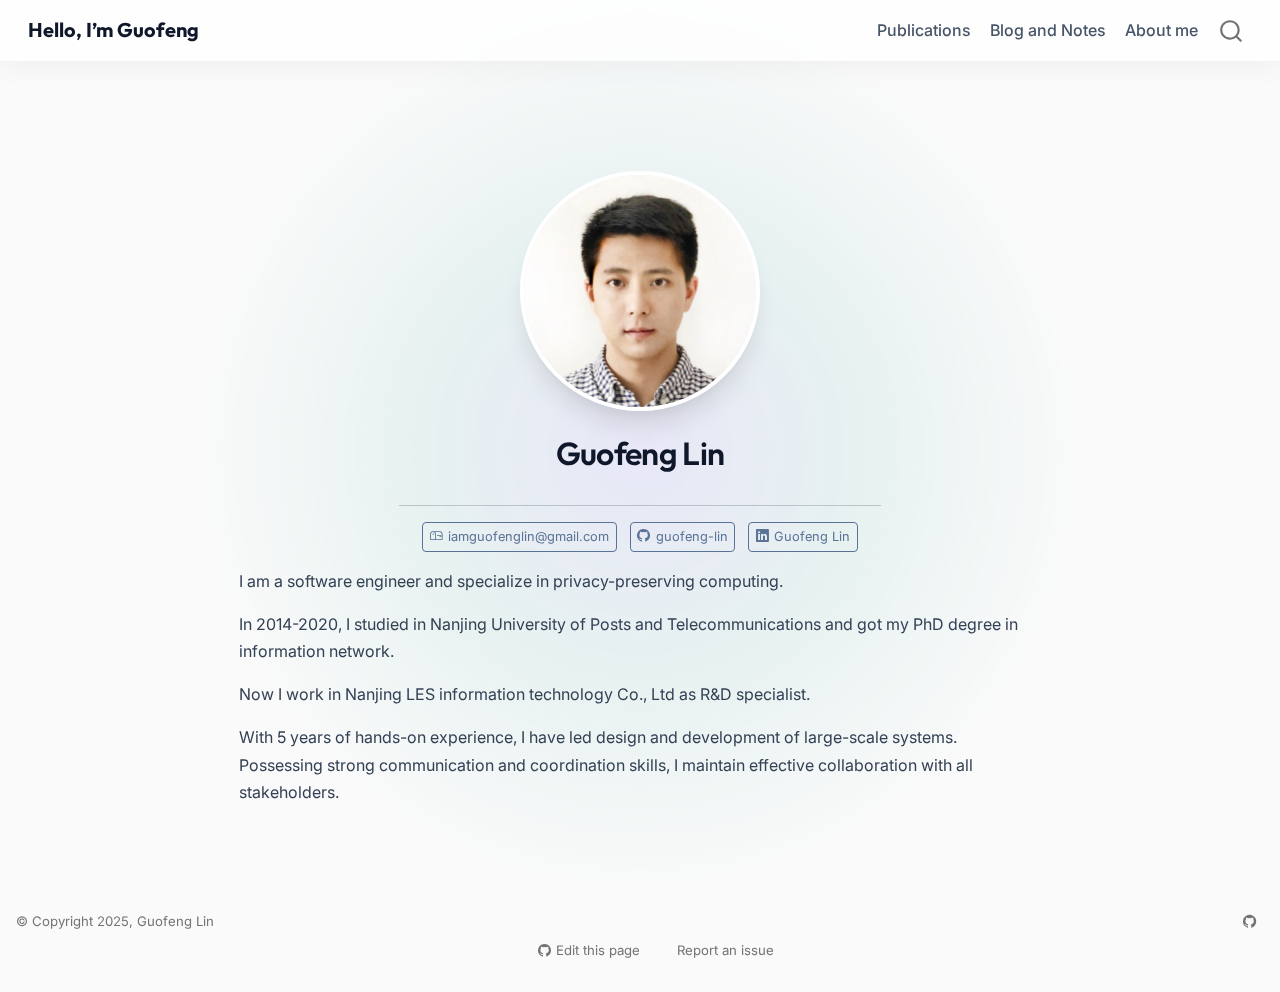
<file: docs/about_me.html>
<!DOCTYPE html>
<html xmlns="http://www.w3.org/1999/xhtml" lang="en" xml:lang="en"><head>

<meta charset="utf-8">
<meta name="generator" content="quarto-1.8.26">

<meta name="viewport" content="width=device-width, initial-scale=1.0, user-scalable=yes">


<title>Guofeng Lin – Hello, I’m Guofeng</title>
<style>
code{white-space: pre-wrap;}
span.smallcaps{font-variant: small-caps;}
div.columns{display: flex; gap: min(4vw, 1.5em);}
div.column{flex: auto; overflow-x: auto;}
div.hanging-indent{margin-left: 1.5em; text-indent: -1.5em;}
ul.task-list{list-style: none;}
ul.task-list li input[type="checkbox"] {
  width: 0.8em;
  margin: 0 0.8em 0.2em -1em; /* quarto-specific, see https://github.com/quarto-dev/quarto-cli/issues/4556 */ 
  vertical-align: middle;
}
</style>


<script src="site_libs/quarto-nav/quarto-nav.js"></script>
<script src="site_libs/quarto-nav/headroom.min.js"></script>
<script src="site_libs/clipboard/clipboard.min.js"></script>
<script src="site_libs/quarto-search/autocomplete.umd.js"></script>
<script src="site_libs/quarto-search/fuse.min.js"></script>
<script src="site_libs/quarto-search/quarto-search.js"></script>
<meta name="quarto:offset" content="./">
<link href="./misc/info/favicon.png" rel="icon" type="image/png">
<script src="site_libs/quarto-html/quarto.js" type="module"></script>
<script src="site_libs/quarto-html/tabsets/tabsets.js" type="module"></script>
<script src="site_libs/quarto-html/axe/axe-check.js" type="module"></script>
<script src="site_libs/quarto-html/popper.min.js"></script>
<script src="site_libs/quarto-html/tippy.umd.min.js"></script>
<link href="site_libs/quarto-html/tippy.css" rel="stylesheet">
<link href="site_libs/quarto-html/quarto-syntax-highlighting-587c61ba64f3a5504c4d52d930310e48.css" rel="stylesheet" id="quarto-text-highlighting-styles">
<script src="site_libs/bootstrap/bootstrap.min.js"></script>
<link href="site_libs/bootstrap/bootstrap-icons.css" rel="stylesheet">
<link href="site_libs/bootstrap/bootstrap-644cac8122eb7f30b91da95db97b4fa9.min.css" rel="stylesheet" append-hash="true" id="quarto-bootstrap" data-mode="light">
<script id="quarto-search-options" type="application/json">{
  "location": "navbar",
  "copy-button": false,
  "collapse-after": 3,
  "panel-placement": "end",
  "type": "overlay",
  "limit": 50,
  "keyboard-shortcut": [
    "f",
    "/",
    "s"
  ],
  "show-item-context": false,
  "language": {
    "search-no-results-text": "No results",
    "search-matching-documents-text": "matching documents",
    "search-copy-link-title": "Copy link to search",
    "search-hide-matches-text": "Hide additional matches",
    "search-more-match-text": "more match in this document",
    "search-more-matches-text": "more matches in this document",
    "search-clear-button-title": "Clear",
    "search-text-placeholder": "",
    "search-detached-cancel-button-title": "Cancel",
    "search-submit-button-title": "Submit",
    "search-label": "Search"
  }
}</script>


</head>

<body class="nav-fixed fullcontent quarto-light">

<div id="quarto-search-results"></div>
  <header id="quarto-header" class="headroom fixed-top">
    <nav class="navbar navbar-expand-lg " data-bs-theme="dark">
      <div class="navbar-container container-fluid">
      <div class="navbar-brand-container mx-auto">
    <a class="navbar-brand" href="./index.html">
    <span class="navbar-title">Hello, I’m Guofeng</span>
    </a>
  </div>
            <div id="quarto-search" class="" title="Search"></div>
          <button class="navbar-toggler" type="button" data-bs-toggle="collapse" data-bs-target="#navbarCollapse" aria-controls="navbarCollapse" role="menu" aria-expanded="false" aria-label="Toggle navigation" onclick="if (window.quartoToggleHeadroom) { window.quartoToggleHeadroom(); }">
  <span class="navbar-toggler-icon"></span>
</button>
          <div class="collapse navbar-collapse" id="navbarCollapse">
            <ul class="navbar-nav navbar-nav-scroll ms-auto">
  <li class="nav-item">
    <a class="nav-link" href="./publications/publications.html"> 
<span class="menu-text">Publications</span></a>
  </li>  
  <li class="nav-item">
    <a class="nav-link" href="./blog/blog.html"> 
<span class="menu-text">Blog and Notes</span></a>
  </li>  
  <li class="nav-item">
    <a class="nav-link active" href="./about_me.html" aria-current="page"> 
<span class="menu-text">About me</span></a>
  </li>  
</ul>
          </div> <!-- /navcollapse -->
            <div class="quarto-navbar-tools">
</div>
      </div> <!-- /container-fluid -->
    </nav>
</header>
<!-- content -->
<div id="quarto-content" class="quarto-container page-columns page-rows-contents page-layout-article page-navbar">
<!-- sidebar -->
<!-- margin-sidebar -->
    
<!-- main -->
<main class="content" id="quarto-document-content">




<div class="quarto-about-jolla">
  <img src="misc/info/photo.jpg" class="about-image
  round " style="height: 15em; width: 15em;">
 <header id="title-block-header" class="quarto-title-block default">
<div class="quarto-title">
<h1 class="title">Guofeng Lin</h1>
</div>
<div class="quarto-title-meta">
  </div>
</header><div id="hero-heading">
</div> 
  <hr class="about-sep">
   <div class="about-links">
  <a href="mailto:iamguofenglin@gmail.com" class="about-link" rel="" target="">
    <i class="bi bi-mailbox"></i>
     <span class="about-link-text">iamguofenglin@gmail.com</span>
  </a>
  <a href="https://github.com/guofeng-lin" class="about-link" rel="" target="">
    <i class="bi bi-github"></i>
     <span class="about-link-text">guofeng-lin</span>
  </a>
  <a href="https://www.linkedin.com/in/guofeng-lin-615857319/" class="about-link" rel="" target="">
    <i class="bi bi-linkedin"></i>
     <span class="about-link-text">Guofeng Lin</span>
  </a>
</div>
</div>

<p>I am a software engineer and specialize in privacy-preserving computing.</p>
<p>In 2014-2020, I studied in Nanjing University of Posts and Telecommunications and got my PhD degree in information network.</p>
<p>Now I work in Nanjing LES information technology Co., Ltd as R&amp;D specialist.</p>
<p>With 5 years of hands-on experience, I have led design and development of large-scale systems. Possessing strong communication and coordination skills, I maintain effective collaboration with all stakeholders.</p>




</main> <!-- /main -->
<script>
document.addEventListener("DOMContentLoaded", () => {
  // Create the glow element
  const glow = document.createElement("div");
  glow.id = "cursor-glow";
  document.body.appendChild(glow);

  // Default positioning
  let mouseX = window.innerWidth / 2;
  let mouseY = window.innerHeight / 2;

  // Track mouse
  document.addEventListener("mousemove", (e) => {
    mouseX = e.clientX;
    mouseY = e.clientY;
  });

  // Use requestAnimationFrame for smoother performance
  const updateGlow = () => {
    glow.style.transform = `translate(${mouseX}px, ${mouseY}px)`;
    requestAnimationFrame(updateGlow);
  };
  
  // Start animation loop
  requestAnimationFrame(updateGlow);
});
</script>
<script id="quarto-html-after-body" type="application/javascript">
  window.document.addEventListener("DOMContentLoaded", function (event) {
    const isCodeAnnotation = (el) => {
      for (const clz of el.classList) {
        if (clz.startsWith('code-annotation-')) {                     
          return true;
        }
      }
      return false;
    }
    const onCopySuccess = function(e) {
      // button target
      const button = e.trigger;
      // don't keep focus
      button.blur();
      // flash "checked"
      button.classList.add('code-copy-button-checked');
      var currentTitle = button.getAttribute("title");
      button.setAttribute("title", "Copied!");
      let tooltip;
      if (window.bootstrap) {
        button.setAttribute("data-bs-toggle", "tooltip");
        button.setAttribute("data-bs-placement", "left");
        button.setAttribute("data-bs-title", "Copied!");
        tooltip = new bootstrap.Tooltip(button, 
          { trigger: "manual", 
            customClass: "code-copy-button-tooltip",
            offset: [0, -8]});
        tooltip.show();    
      }
      setTimeout(function() {
        if (tooltip) {
          tooltip.hide();
          button.removeAttribute("data-bs-title");
          button.removeAttribute("data-bs-toggle");
          button.removeAttribute("data-bs-placement");
        }
        button.setAttribute("title", currentTitle);
        button.classList.remove('code-copy-button-checked');
      }, 1000);
      // clear code selection
      e.clearSelection();
    }
    const getTextToCopy = function(trigger) {
      const outerScaffold = trigger.parentElement.cloneNode(true);
      const codeEl = outerScaffold.querySelector('code');
      for (const childEl of codeEl.children) {
        if (isCodeAnnotation(childEl)) {
          childEl.remove();
        }
      }
      return codeEl.innerText;
    }
    const clipboard = new window.ClipboardJS('.code-copy-button:not([data-in-quarto-modal])', {
      text: getTextToCopy
    });
    clipboard.on('success', onCopySuccess);
    if (window.document.getElementById('quarto-embedded-source-code-modal')) {
      const clipboardModal = new window.ClipboardJS('.code-copy-button[data-in-quarto-modal]', {
        text: getTextToCopy,
        container: window.document.getElementById('quarto-embedded-source-code-modal')
      });
      clipboardModal.on('success', onCopySuccess);
    }
      var localhostRegex = new RegExp(/^(?:http|https):\/\/localhost\:?[0-9]*\//);
      var mailtoRegex = new RegExp(/^mailto:/);
        var filterRegex = new RegExp("https:\/\/guofeng-lin\.github\.io");
      var isInternal = (href) => {
          return filterRegex.test(href) || localhostRegex.test(href) || mailtoRegex.test(href);
      }
      // Inspect non-navigation links and adorn them if external
     var links = window.document.querySelectorAll('a[href]:not(.nav-link):not(.navbar-brand):not(.toc-action):not(.sidebar-link):not(.sidebar-item-toggle):not(.pagination-link):not(.no-external):not([aria-hidden]):not(.dropdown-item):not(.quarto-navigation-tool):not(.about-link)');
      for (var i=0; i<links.length; i++) {
        const link = links[i];
        if (!isInternal(link.href)) {
          // undo the damage that might have been done by quarto-nav.js in the case of
          // links that we want to consider external
          if (link.dataset.originalHref !== undefined) {
            link.href = link.dataset.originalHref;
          }
        }
      }
    function tippyHover(el, contentFn, onTriggerFn, onUntriggerFn) {
      const config = {
        allowHTML: true,
        maxWidth: 500,
        delay: 100,
        arrow: false,
        appendTo: function(el) {
            return el.parentElement;
        },
        interactive: true,
        interactiveBorder: 10,
        theme: 'quarto',
        placement: 'bottom-start',
      };
      if (contentFn) {
        config.content = contentFn;
      }
      if (onTriggerFn) {
        config.onTrigger = onTriggerFn;
      }
      if (onUntriggerFn) {
        config.onUntrigger = onUntriggerFn;
      }
      window.tippy(el, config); 
    }
    const noterefs = window.document.querySelectorAll('a[role="doc-noteref"]');
    for (var i=0; i<noterefs.length; i++) {
      const ref = noterefs[i];
      tippyHover(ref, function() {
        // use id or data attribute instead here
        let href = ref.getAttribute('data-footnote-href') || ref.getAttribute('href');
        try { href = new URL(href).hash; } catch {}
        const id = href.replace(/^#\/?/, "");
        const note = window.document.getElementById(id);
        if (note) {
          return note.innerHTML;
        } else {
          return "";
        }
      });
    }
    const xrefs = window.document.querySelectorAll('a.quarto-xref');
    const processXRef = (id, note) => {
      // Strip column container classes
      const stripColumnClz = (el) => {
        el.classList.remove("page-full", "page-columns");
        if (el.children) {
          for (const child of el.children) {
            stripColumnClz(child);
          }
        }
      }
      stripColumnClz(note)
      if (id === null || id.startsWith('sec-')) {
        // Special case sections, only their first couple elements
        const container = document.createElement("div");
        if (note.children && note.children.length > 2) {
          container.appendChild(note.children[0].cloneNode(true));
          for (let i = 1; i < note.children.length; i++) {
            const child = note.children[i];
            if (child.tagName === "P" && child.innerText === "") {
              continue;
            } else {
              container.appendChild(child.cloneNode(true));
              break;
            }
          }
          if (window.Quarto?.typesetMath) {
            window.Quarto.typesetMath(container);
          }
          return container.innerHTML
        } else {
          if (window.Quarto?.typesetMath) {
            window.Quarto.typesetMath(note);
          }
          return note.innerHTML;
        }
      } else {
        // Remove any anchor links if they are present
        const anchorLink = note.querySelector('a.anchorjs-link');
        if (anchorLink) {
          anchorLink.remove();
        }
        if (window.Quarto?.typesetMath) {
          window.Quarto.typesetMath(note);
        }
        if (note.classList.contains("callout")) {
          return note.outerHTML;
        } else {
          return note.innerHTML;
        }
      }
    }
    for (var i=0; i<xrefs.length; i++) {
      const xref = xrefs[i];
      tippyHover(xref, undefined, function(instance) {
        instance.disable();
        let url = xref.getAttribute('href');
        let hash = undefined; 
        if (url.startsWith('#')) {
          hash = url;
        } else {
          try { hash = new URL(url).hash; } catch {}
        }
        if (hash) {
          const id = hash.replace(/^#\/?/, "");
          const note = window.document.getElementById(id);
          if (note !== null) {
            try {
              const html = processXRef(id, note.cloneNode(true));
              instance.setContent(html);
            } finally {
              instance.enable();
              instance.show();
            }
          } else {
            // See if we can fetch this
            fetch(url.split('#')[0])
            .then(res => res.text())
            .then(html => {
              const parser = new DOMParser();
              const htmlDoc = parser.parseFromString(html, "text/html");
              const note = htmlDoc.getElementById(id);
              if (note !== null) {
                const html = processXRef(id, note);
                instance.setContent(html);
              } 
            }).finally(() => {
              instance.enable();
              instance.show();
            });
          }
        } else {
          // See if we can fetch a full url (with no hash to target)
          // This is a special case and we should probably do some content thinning / targeting
          fetch(url)
          .then(res => res.text())
          .then(html => {
            const parser = new DOMParser();
            const htmlDoc = parser.parseFromString(html, "text/html");
            const note = htmlDoc.querySelector('main.content');
            if (note !== null) {
              // This should only happen for chapter cross references
              // (since there is no id in the URL)
              // remove the first header
              if (note.children.length > 0 && note.children[0].tagName === "HEADER") {
                note.children[0].remove();
              }
              const html = processXRef(null, note);
              instance.setContent(html);
            } 
          }).finally(() => {
            instance.enable();
            instance.show();
          });
        }
      }, function(instance) {
      });
    }
        let selectedAnnoteEl;
        const selectorForAnnotation = ( cell, annotation) => {
          let cellAttr = 'data-code-cell="' + cell + '"';
          let lineAttr = 'data-code-annotation="' +  annotation + '"';
          const selector = 'span[' + cellAttr + '][' + lineAttr + ']';
          return selector;
        }
        const selectCodeLines = (annoteEl) => {
          const doc = window.document;
          const targetCell = annoteEl.getAttribute("data-target-cell");
          const targetAnnotation = annoteEl.getAttribute("data-target-annotation");
          const annoteSpan = window.document.querySelector(selectorForAnnotation(targetCell, targetAnnotation));
          const lines = annoteSpan.getAttribute("data-code-lines").split(",");
          const lineIds = lines.map((line) => {
            return targetCell + "-" + line;
          })
          let top = null;
          let height = null;
          let parent = null;
          if (lineIds.length > 0) {
              //compute the position of the single el (top and bottom and make a div)
              const el = window.document.getElementById(lineIds[0]);
              top = el.offsetTop;
              height = el.offsetHeight;
              parent = el.parentElement.parentElement;
            if (lineIds.length > 1) {
              const lastEl = window.document.getElementById(lineIds[lineIds.length - 1]);
              const bottom = lastEl.offsetTop + lastEl.offsetHeight;
              height = bottom - top;
            }
            if (top !== null && height !== null && parent !== null) {
              // cook up a div (if necessary) and position it 
              let div = window.document.getElementById("code-annotation-line-highlight");
              if (div === null) {
                div = window.document.createElement("div");
                div.setAttribute("id", "code-annotation-line-highlight");
                div.style.position = 'absolute';
                parent.appendChild(div);
              }
              div.style.top = top - 2 + "px";
              div.style.height = height + 4 + "px";
              div.style.left = 0;
              let gutterDiv = window.document.getElementById("code-annotation-line-highlight-gutter");
              if (gutterDiv === null) {
                gutterDiv = window.document.createElement("div");
                gutterDiv.setAttribute("id", "code-annotation-line-highlight-gutter");
                gutterDiv.style.position = 'absolute';
                const codeCell = window.document.getElementById(targetCell);
                const gutter = codeCell.querySelector('.code-annotation-gutter');
                gutter.appendChild(gutterDiv);
              }
              gutterDiv.style.top = top - 2 + "px";
              gutterDiv.style.height = height + 4 + "px";
            }
            selectedAnnoteEl = annoteEl;
          }
        };
        const unselectCodeLines = () => {
          const elementsIds = ["code-annotation-line-highlight", "code-annotation-line-highlight-gutter"];
          elementsIds.forEach((elId) => {
            const div = window.document.getElementById(elId);
            if (div) {
              div.remove();
            }
          });
          selectedAnnoteEl = undefined;
        };
          // Handle positioning of the toggle
      window.addEventListener(
        "resize",
        throttle(() => {
          elRect = undefined;
          if (selectedAnnoteEl) {
            selectCodeLines(selectedAnnoteEl);
          }
        }, 10)
      );
      function throttle(fn, ms) {
      let throttle = false;
      let timer;
        return (...args) => {
          if(!throttle) { // first call gets through
              fn.apply(this, args);
              throttle = true;
          } else { // all the others get throttled
              if(timer) clearTimeout(timer); // cancel #2
              timer = setTimeout(() => {
                fn.apply(this, args);
                timer = throttle = false;
              }, ms);
          }
        };
      }
        // Attach click handler to the DT
        const annoteDls = window.document.querySelectorAll('dt[data-target-cell]');
        for (const annoteDlNode of annoteDls) {
          annoteDlNode.addEventListener('click', (event) => {
            const clickedEl = event.target;
            if (clickedEl !== selectedAnnoteEl) {
              unselectCodeLines();
              const activeEl = window.document.querySelector('dt[data-target-cell].code-annotation-active');
              if (activeEl) {
                activeEl.classList.remove('code-annotation-active');
              }
              selectCodeLines(clickedEl);
              clickedEl.classList.add('code-annotation-active');
            } else {
              // Unselect the line
              unselectCodeLines();
              clickedEl.classList.remove('code-annotation-active');
            }
          });
        }
    const findCites = (el) => {
      const parentEl = el.parentElement;
      if (parentEl) {
        const cites = parentEl.dataset.cites;
        if (cites) {
          return {
            el,
            cites: cites.split(' ')
          };
        } else {
          return findCites(el.parentElement)
        }
      } else {
        return undefined;
      }
    };
    var bibliorefs = window.document.querySelectorAll('a[role="doc-biblioref"]');
    for (var i=0; i<bibliorefs.length; i++) {
      const ref = bibliorefs[i];
      const citeInfo = findCites(ref);
      if (citeInfo) {
        tippyHover(citeInfo.el, function() {
          var popup = window.document.createElement('div');
          citeInfo.cites.forEach(function(cite) {
            var citeDiv = window.document.createElement('div');
            citeDiv.classList.add('hanging-indent');
            citeDiv.classList.add('csl-entry');
            var biblioDiv = window.document.getElementById('ref-' + cite);
            if (biblioDiv) {
              citeDiv.innerHTML = biblioDiv.innerHTML;
            }
            popup.appendChild(citeDiv);
          });
          return popup.innerHTML;
        });
      }
    }
  });
  </script>
</div> <!-- /content -->
<footer class="footer">
  <div class="nav-footer">
    <div class="nav-footer-left">
<p>© Copyright 2025, Guofeng Lin</p>
</div>   
    <div class="nav-footer-center">
      &nbsp;
    <div class="toc-actions"><ul><li><a href="https://github.com/guofeng-lin/guofeng-lin.github.io/edit/main/about_me.qmd" class="toc-action"><i class="bi bi-github"></i>Edit this page</a></li><li><a href="https://github.com/guofeng-lin/guofeng-lin.github.io/issues/new" class="toc-action"><i class="bi empty"></i>Report an issue</a></li></ul></div></div>
    <div class="nav-footer-right">
      <ul class="footer-items list-unstyled">
    <li class="nav-item compact">
    <a class="nav-link" href="https://github.com/guofeng-lin/guofeng-lin.github.io">
      <i class="bi bi-github" role="img">
</i> 
    </a>
  </li>  
</ul>
    </div>
  </div>
</footer>




</body></html>
</file>
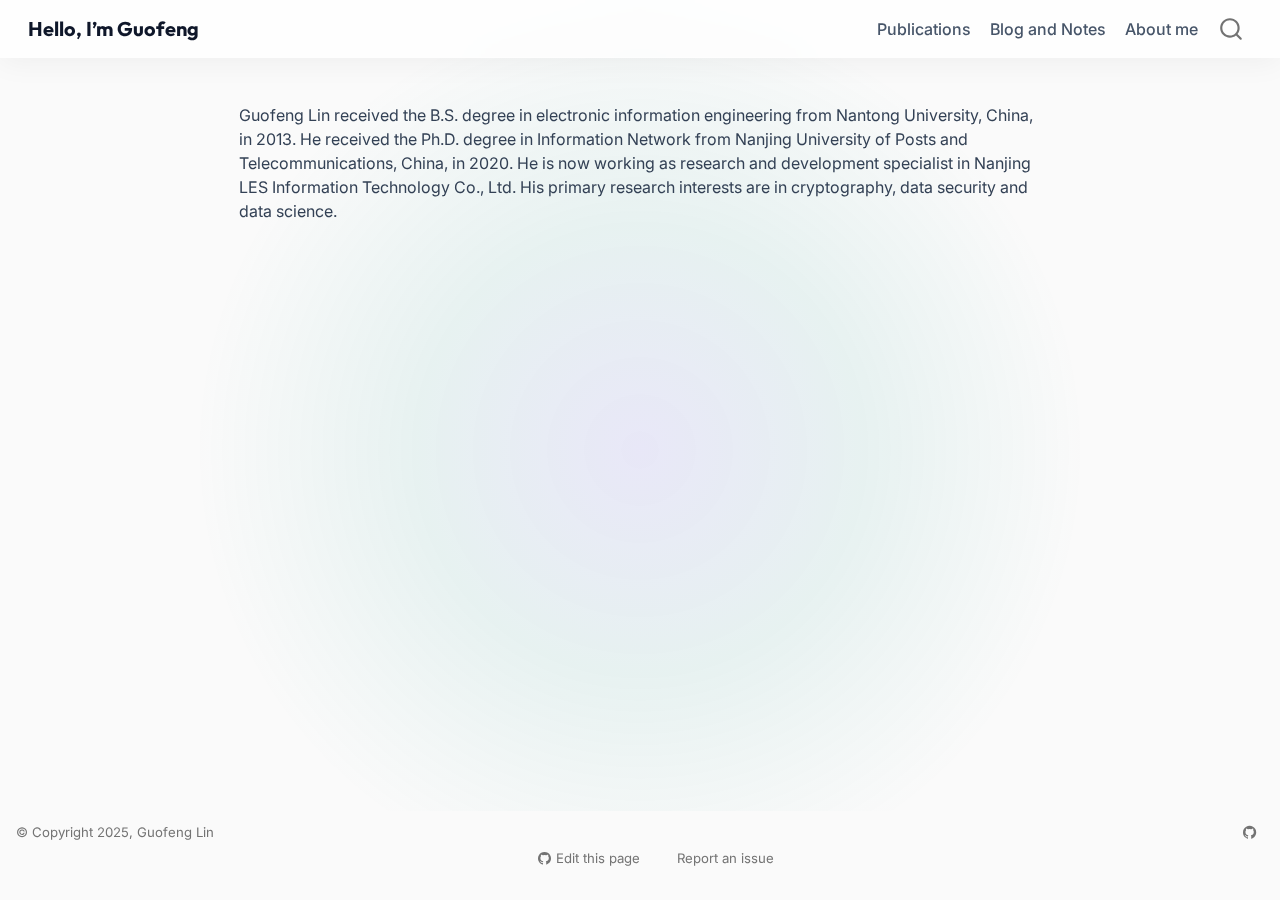
<file: docs/dev/short_bio.html>
<!DOCTYPE html>
<html xmlns="http://www.w3.org/1999/xhtml" lang="en" xml:lang="en"><head>

<meta charset="utf-8">
<meta name="generator" content="quarto-1.8.26">

<meta name="viewport" content="width=device-width, initial-scale=1.0, user-scalable=yes">


<title>short_bio – Hello, I'm Guofeng</title>
<style>
code{white-space: pre-wrap;}
span.smallcaps{font-variant: small-caps;}
div.columns{display: flex; gap: min(4vw, 1.5em);}
div.column{flex: auto; overflow-x: auto;}
div.hanging-indent{margin-left: 1.5em; text-indent: -1.5em;}
ul.task-list{list-style: none;}
ul.task-list li input[type="checkbox"] {
  width: 0.8em;
  margin: 0 0.8em 0.2em -1em; /* quarto-specific, see https://github.com/quarto-dev/quarto-cli/issues/4556 */ 
  vertical-align: middle;
}
</style>


<script src="../site_libs/quarto-nav/quarto-nav.js"></script>
<script src="../site_libs/quarto-nav/headroom.min.js"></script>
<script src="../site_libs/clipboard/clipboard.min.js"></script>
<script src="../site_libs/quarto-search/autocomplete.umd.js"></script>
<script src="../site_libs/quarto-search/fuse.min.js"></script>
<script src="../site_libs/quarto-search/quarto-search.js"></script>
<meta name="quarto:offset" content="../">
<link href="../misc/info/favicon.png" rel="icon" type="image/png">
<script src="../site_libs/quarto-html/quarto.js" type="module"></script>
<script src="../site_libs/quarto-html/tabsets/tabsets.js" type="module"></script>
<script src="../site_libs/quarto-html/axe/axe-check.js" type="module"></script>
<script src="../site_libs/quarto-html/popper.min.js"></script>
<script src="../site_libs/quarto-html/tippy.umd.min.js"></script>
<script src="../site_libs/quarto-html/anchor.min.js"></script>
<link href="../site_libs/quarto-html/tippy.css" rel="stylesheet">
<link href="../site_libs/quarto-html/quarto-syntax-highlighting-587c61ba64f3a5504c4d52d930310e48.css" rel="stylesheet" id="quarto-text-highlighting-styles">
<script src="../site_libs/bootstrap/bootstrap.min.js"></script>
<link href="../site_libs/bootstrap/bootstrap-icons.css" rel="stylesheet">
<link href="../site_libs/bootstrap/bootstrap-1eda2c3b874d6171aabb59e00212fdf7.min.css" rel="stylesheet" append-hash="true" id="quarto-bootstrap" data-mode="light">
<script id="quarto-search-options" type="application/json">{
  "location": "navbar",
  "copy-button": false,
  "collapse-after": 3,
  "panel-placement": "end",
  "type": "overlay",
  "limit": 50,
  "keyboard-shortcut": [
    "f",
    "/",
    "s"
  ],
  "show-item-context": false,
  "language": {
    "search-no-results-text": "No results",
    "search-matching-documents-text": "matching documents",
    "search-copy-link-title": "Copy link to search",
    "search-hide-matches-text": "Hide additional matches",
    "search-more-match-text": "more match in this document",
    "search-more-matches-text": "more matches in this document",
    "search-clear-button-title": "Clear",
    "search-text-placeholder": "",
    "search-detached-cancel-button-title": "Cancel",
    "search-submit-button-title": "Submit",
    "search-label": "Search"
  }
}</script>


</head>

<body class="nav-fixed fullcontent quarto-light">

<div id="quarto-search-results"></div>
  <header id="quarto-header" class="headroom fixed-top">
    <nav class="navbar navbar-expand-lg " data-bs-theme="dark">
      <div class="navbar-container container-fluid">
      <div class="navbar-brand-container mx-auto">
    <a class="navbar-brand" href="../index.html">
    <span class="navbar-title">Hello, I’m Guofeng</span>
    </a>
  </div>
            <div id="quarto-search" class="" title="Search"></div>
          <button class="navbar-toggler" type="button" data-bs-toggle="collapse" data-bs-target="#navbarCollapse" aria-controls="navbarCollapse" role="menu" aria-expanded="false" aria-label="Toggle navigation" onclick="if (window.quartoToggleHeadroom) { window.quartoToggleHeadroom(); }">
  <span class="navbar-toggler-icon"></span>
</button>
          <div class="collapse navbar-collapse" id="navbarCollapse">
            <ul class="navbar-nav navbar-nav-scroll ms-auto">
  <li class="nav-item">
    <a class="nav-link" href="../publications/publications.html"> 
<span class="menu-text">Publications</span></a>
  </li>  
  <li class="nav-item">
    <a class="nav-link" href="../blog/blog.html"> 
<span class="menu-text">Blog and Notes</span></a>
  </li>  
  <li class="nav-item">
    <a class="nav-link" href="../about_me.html"> 
<span class="menu-text">About me</span></a>
  </li>  
</ul>
          </div> <!-- /navcollapse -->
            <div class="quarto-navbar-tools">
</div>
      </div> <!-- /container-fluid -->
    </nav>
</header>
<!-- content -->
<div id="quarto-content" class="quarto-container page-columns page-rows-contents page-layout-article page-navbar">
<!-- sidebar -->
<!-- margin-sidebar -->
    
<!-- main -->
<main class="content" id="quarto-document-content"><header id="title-block-header" class="quarto-title-block"></header>




<p>Guofeng Lin received the B.S. degree in electronic information engineering from Nantong University, China, in 2013. He received the Ph.D.&nbsp;degree in Information Network from Nanjing University of Posts and Telecommunications, China, in 2020. He is now working as research and development specialist in Nanjing LES Information Technology Co., Ltd.&nbsp;His primary research interests are in cryptography, data security and data science.</p>



</main> <!-- /main -->
<script>
document.addEventListener("DOMContentLoaded", () => {
  // Create the glow element
  const glow = document.createElement("div");
  glow.id = "cursor-glow";
  document.body.appendChild(glow);

  // Default positioning
  let mouseX = window.innerWidth / 2;
  let mouseY = window.innerHeight / 2;

  // Track mouse
  document.addEventListener("mousemove", (e) => {
    mouseX = e.clientX;
    mouseY = e.clientY;
  });

  // Use requestAnimationFrame for smoother performance
  const updateGlow = () => {
    glow.style.transform = `translate(${mouseX}px, ${mouseY}px)`;
    requestAnimationFrame(updateGlow);
  };
  
  // Start animation loop
  requestAnimationFrame(updateGlow);
});
</script>
<script id="quarto-html-after-body" type="application/javascript">
  window.document.addEventListener("DOMContentLoaded", function (event) {
    const icon = "";
    const anchorJS = new window.AnchorJS();
    anchorJS.options = {
      placement: 'right',
      icon: icon
    };
    anchorJS.add('.anchored');
    const isCodeAnnotation = (el) => {
      for (const clz of el.classList) {
        if (clz.startsWith('code-annotation-')) {                     
          return true;
        }
      }
      return false;
    }
    const onCopySuccess = function(e) {
      // button target
      const button = e.trigger;
      // don't keep focus
      button.blur();
      // flash "checked"
      button.classList.add('code-copy-button-checked');
      var currentTitle = button.getAttribute("title");
      button.setAttribute("title", "Copied!");
      let tooltip;
      if (window.bootstrap) {
        button.setAttribute("data-bs-toggle", "tooltip");
        button.setAttribute("data-bs-placement", "left");
        button.setAttribute("data-bs-title", "Copied!");
        tooltip = new bootstrap.Tooltip(button, 
          { trigger: "manual", 
            customClass: "code-copy-button-tooltip",
            offset: [0, -8]});
        tooltip.show();    
      }
      setTimeout(function() {
        if (tooltip) {
          tooltip.hide();
          button.removeAttribute("data-bs-title");
          button.removeAttribute("data-bs-toggle");
          button.removeAttribute("data-bs-placement");
        }
        button.setAttribute("title", currentTitle);
        button.classList.remove('code-copy-button-checked');
      }, 1000);
      // clear code selection
      e.clearSelection();
    }
    const getTextToCopy = function(trigger) {
      const outerScaffold = trigger.parentElement.cloneNode(true);
      const codeEl = outerScaffold.querySelector('code');
      for (const childEl of codeEl.children) {
        if (isCodeAnnotation(childEl)) {
          childEl.remove();
        }
      }
      return codeEl.innerText;
    }
    const clipboard = new window.ClipboardJS('.code-copy-button:not([data-in-quarto-modal])', {
      text: getTextToCopy
    });
    clipboard.on('success', onCopySuccess);
    if (window.document.getElementById('quarto-embedded-source-code-modal')) {
      const clipboardModal = new window.ClipboardJS('.code-copy-button[data-in-quarto-modal]', {
        text: getTextToCopy,
        container: window.document.getElementById('quarto-embedded-source-code-modal')
      });
      clipboardModal.on('success', onCopySuccess);
    }
      var localhostRegex = new RegExp(/^(?:http|https):\/\/localhost\:?[0-9]*\//);
      var mailtoRegex = new RegExp(/^mailto:/);
        var filterRegex = new RegExp("https:\/\/guofeng-lin\.github\.io");
      var isInternal = (href) => {
          return filterRegex.test(href) || localhostRegex.test(href) || mailtoRegex.test(href);
      }
      // Inspect non-navigation links and adorn them if external
     var links = window.document.querySelectorAll('a[href]:not(.nav-link):not(.navbar-brand):not(.toc-action):not(.sidebar-link):not(.sidebar-item-toggle):not(.pagination-link):not(.no-external):not([aria-hidden]):not(.dropdown-item):not(.quarto-navigation-tool):not(.about-link)');
      for (var i=0; i<links.length; i++) {
        const link = links[i];
        if (!isInternal(link.href)) {
          // undo the damage that might have been done by quarto-nav.js in the case of
          // links that we want to consider external
          if (link.dataset.originalHref !== undefined) {
            link.href = link.dataset.originalHref;
          }
        }
      }
    function tippyHover(el, contentFn, onTriggerFn, onUntriggerFn) {
      const config = {
        allowHTML: true,
        maxWidth: 500,
        delay: 100,
        arrow: false,
        appendTo: function(el) {
            return el.parentElement;
        },
        interactive: true,
        interactiveBorder: 10,
        theme: 'quarto',
        placement: 'bottom-start',
      };
      if (contentFn) {
        config.content = contentFn;
      }
      if (onTriggerFn) {
        config.onTrigger = onTriggerFn;
      }
      if (onUntriggerFn) {
        config.onUntrigger = onUntriggerFn;
      }
      window.tippy(el, config); 
    }
    const noterefs = window.document.querySelectorAll('a[role="doc-noteref"]');
    for (var i=0; i<noterefs.length; i++) {
      const ref = noterefs[i];
      tippyHover(ref, function() {
        // use id or data attribute instead here
        let href = ref.getAttribute('data-footnote-href') || ref.getAttribute('href');
        try { href = new URL(href).hash; } catch {}
        const id = href.replace(/^#\/?/, "");
        const note = window.document.getElementById(id);
        if (note) {
          return note.innerHTML;
        } else {
          return "";
        }
      });
    }
    const xrefs = window.document.querySelectorAll('a.quarto-xref');
    const processXRef = (id, note) => {
      // Strip column container classes
      const stripColumnClz = (el) => {
        el.classList.remove("page-full", "page-columns");
        if (el.children) {
          for (const child of el.children) {
            stripColumnClz(child);
          }
        }
      }
      stripColumnClz(note)
      if (id === null || id.startsWith('sec-')) {
        // Special case sections, only their first couple elements
        const container = document.createElement("div");
        if (note.children && note.children.length > 2) {
          container.appendChild(note.children[0].cloneNode(true));
          for (let i = 1; i < note.children.length; i++) {
            const child = note.children[i];
            if (child.tagName === "P" && child.innerText === "") {
              continue;
            } else {
              container.appendChild(child.cloneNode(true));
              break;
            }
          }
          if (window.Quarto?.typesetMath) {
            window.Quarto.typesetMath(container);
          }
          return container.innerHTML
        } else {
          if (window.Quarto?.typesetMath) {
            window.Quarto.typesetMath(note);
          }
          return note.innerHTML;
        }
      } else {
        // Remove any anchor links if they are present
        const anchorLink = note.querySelector('a.anchorjs-link');
        if (anchorLink) {
          anchorLink.remove();
        }
        if (window.Quarto?.typesetMath) {
          window.Quarto.typesetMath(note);
        }
        if (note.classList.contains("callout")) {
          return note.outerHTML;
        } else {
          return note.innerHTML;
        }
      }
    }
    for (var i=0; i<xrefs.length; i++) {
      const xref = xrefs[i];
      tippyHover(xref, undefined, function(instance) {
        instance.disable();
        let url = xref.getAttribute('href');
        let hash = undefined; 
        if (url.startsWith('#')) {
          hash = url;
        } else {
          try { hash = new URL(url).hash; } catch {}
        }
        if (hash) {
          const id = hash.replace(/^#\/?/, "");
          const note = window.document.getElementById(id);
          if (note !== null) {
            try {
              const html = processXRef(id, note.cloneNode(true));
              instance.setContent(html);
            } finally {
              instance.enable();
              instance.show();
            }
          } else {
            // See if we can fetch this
            fetch(url.split('#')[0])
            .then(res => res.text())
            .then(html => {
              const parser = new DOMParser();
              const htmlDoc = parser.parseFromString(html, "text/html");
              const note = htmlDoc.getElementById(id);
              if (note !== null) {
                const html = processXRef(id, note);
                instance.setContent(html);
              } 
            }).finally(() => {
              instance.enable();
              instance.show();
            });
          }
        } else {
          // See if we can fetch a full url (with no hash to target)
          // This is a special case and we should probably do some content thinning / targeting
          fetch(url)
          .then(res => res.text())
          .then(html => {
            const parser = new DOMParser();
            const htmlDoc = parser.parseFromString(html, "text/html");
            const note = htmlDoc.querySelector('main.content');
            if (note !== null) {
              // This should only happen for chapter cross references
              // (since there is no id in the URL)
              // remove the first header
              if (note.children.length > 0 && note.children[0].tagName === "HEADER") {
                note.children[0].remove();
              }
              const html = processXRef(null, note);
              instance.setContent(html);
            } 
          }).finally(() => {
            instance.enable();
            instance.show();
          });
        }
      }, function(instance) {
      });
    }
        let selectedAnnoteEl;
        const selectorForAnnotation = ( cell, annotation) => {
          let cellAttr = 'data-code-cell="' + cell + '"';
          let lineAttr = 'data-code-annotation="' +  annotation + '"';
          const selector = 'span[' + cellAttr + '][' + lineAttr + ']';
          return selector;
        }
        const selectCodeLines = (annoteEl) => {
          const doc = window.document;
          const targetCell = annoteEl.getAttribute("data-target-cell");
          const targetAnnotation = annoteEl.getAttribute("data-target-annotation");
          const annoteSpan = window.document.querySelector(selectorForAnnotation(targetCell, targetAnnotation));
          const lines = annoteSpan.getAttribute("data-code-lines").split(",");
          const lineIds = lines.map((line) => {
            return targetCell + "-" + line;
          })
          let top = null;
          let height = null;
          let parent = null;
          if (lineIds.length > 0) {
              //compute the position of the single el (top and bottom and make a div)
              const el = window.document.getElementById(lineIds[0]);
              top = el.offsetTop;
              height = el.offsetHeight;
              parent = el.parentElement.parentElement;
            if (lineIds.length > 1) {
              const lastEl = window.document.getElementById(lineIds[lineIds.length - 1]);
              const bottom = lastEl.offsetTop + lastEl.offsetHeight;
              height = bottom - top;
            }
            if (top !== null && height !== null && parent !== null) {
              // cook up a div (if necessary) and position it 
              let div = window.document.getElementById("code-annotation-line-highlight");
              if (div === null) {
                div = window.document.createElement("div");
                div.setAttribute("id", "code-annotation-line-highlight");
                div.style.position = 'absolute';
                parent.appendChild(div);
              }
              div.style.top = top - 2 + "px";
              div.style.height = height + 4 + "px";
              div.style.left = 0;
              let gutterDiv = window.document.getElementById("code-annotation-line-highlight-gutter");
              if (gutterDiv === null) {
                gutterDiv = window.document.createElement("div");
                gutterDiv.setAttribute("id", "code-annotation-line-highlight-gutter");
                gutterDiv.style.position = 'absolute';
                const codeCell = window.document.getElementById(targetCell);
                const gutter = codeCell.querySelector('.code-annotation-gutter');
                gutter.appendChild(gutterDiv);
              }
              gutterDiv.style.top = top - 2 + "px";
              gutterDiv.style.height = height + 4 + "px";
            }
            selectedAnnoteEl = annoteEl;
          }
        };
        const unselectCodeLines = () => {
          const elementsIds = ["code-annotation-line-highlight", "code-annotation-line-highlight-gutter"];
          elementsIds.forEach((elId) => {
            const div = window.document.getElementById(elId);
            if (div) {
              div.remove();
            }
          });
          selectedAnnoteEl = undefined;
        };
          // Handle positioning of the toggle
      window.addEventListener(
        "resize",
        throttle(() => {
          elRect = undefined;
          if (selectedAnnoteEl) {
            selectCodeLines(selectedAnnoteEl);
          }
        }, 10)
      );
      function throttle(fn, ms) {
      let throttle = false;
      let timer;
        return (...args) => {
          if(!throttle) { // first call gets through
              fn.apply(this, args);
              throttle = true;
          } else { // all the others get throttled
              if(timer) clearTimeout(timer); // cancel #2
              timer = setTimeout(() => {
                fn.apply(this, args);
                timer = throttle = false;
              }, ms);
          }
        };
      }
        // Attach click handler to the DT
        const annoteDls = window.document.querySelectorAll('dt[data-target-cell]');
        for (const annoteDlNode of annoteDls) {
          annoteDlNode.addEventListener('click', (event) => {
            const clickedEl = event.target;
            if (clickedEl !== selectedAnnoteEl) {
              unselectCodeLines();
              const activeEl = window.document.querySelector('dt[data-target-cell].code-annotation-active');
              if (activeEl) {
                activeEl.classList.remove('code-annotation-active');
              }
              selectCodeLines(clickedEl);
              clickedEl.classList.add('code-annotation-active');
            } else {
              // Unselect the line
              unselectCodeLines();
              clickedEl.classList.remove('code-annotation-active');
            }
          });
        }
    const findCites = (el) => {
      const parentEl = el.parentElement;
      if (parentEl) {
        const cites = parentEl.dataset.cites;
        if (cites) {
          return {
            el,
            cites: cites.split(' ')
          };
        } else {
          return findCites(el.parentElement)
        }
      } else {
        return undefined;
      }
    };
    var bibliorefs = window.document.querySelectorAll('a[role="doc-biblioref"]');
    for (var i=0; i<bibliorefs.length; i++) {
      const ref = bibliorefs[i];
      const citeInfo = findCites(ref);
      if (citeInfo) {
        tippyHover(citeInfo.el, function() {
          var popup = window.document.createElement('div');
          citeInfo.cites.forEach(function(cite) {
            var citeDiv = window.document.createElement('div');
            citeDiv.classList.add('hanging-indent');
            citeDiv.classList.add('csl-entry');
            var biblioDiv = window.document.getElementById('ref-' + cite);
            if (biblioDiv) {
              citeDiv.innerHTML = biblioDiv.innerHTML;
            }
            popup.appendChild(citeDiv);
          });
          return popup.innerHTML;
        });
      }
    }
  });
  </script>
</div> <!-- /content -->
<footer class="footer">
  <div class="nav-footer">
    <div class="nav-footer-left">
<p>© Copyright 2025, Guofeng Lin</p>
</div>   
    <div class="nav-footer-center">
      &nbsp;
    <div class="toc-actions"><ul><li><a href="https://github.com/guofeng-lin/guofeng-lin.github.io/edit/main/dev/short_bio.md" class="toc-action"><i class="bi bi-github"></i>Edit this page</a></li><li><a href="https://github.com/guofeng-lin/guofeng-lin.github.io/issues/new" class="toc-action"><i class="bi empty"></i>Report an issue</a></li></ul></div></div>
    <div class="nav-footer-right">
      <ul class="footer-items list-unstyled">
    <li class="nav-item compact">
    <a class="nav-link" href="https://github.com/guofeng-lin/guofeng-lin.github.io">
      <i class="bi bi-github" role="img">
</i> 
    </a>
  </li>  
</ul>
    </div>
  </div>
</footer>




</body></html>
</file>
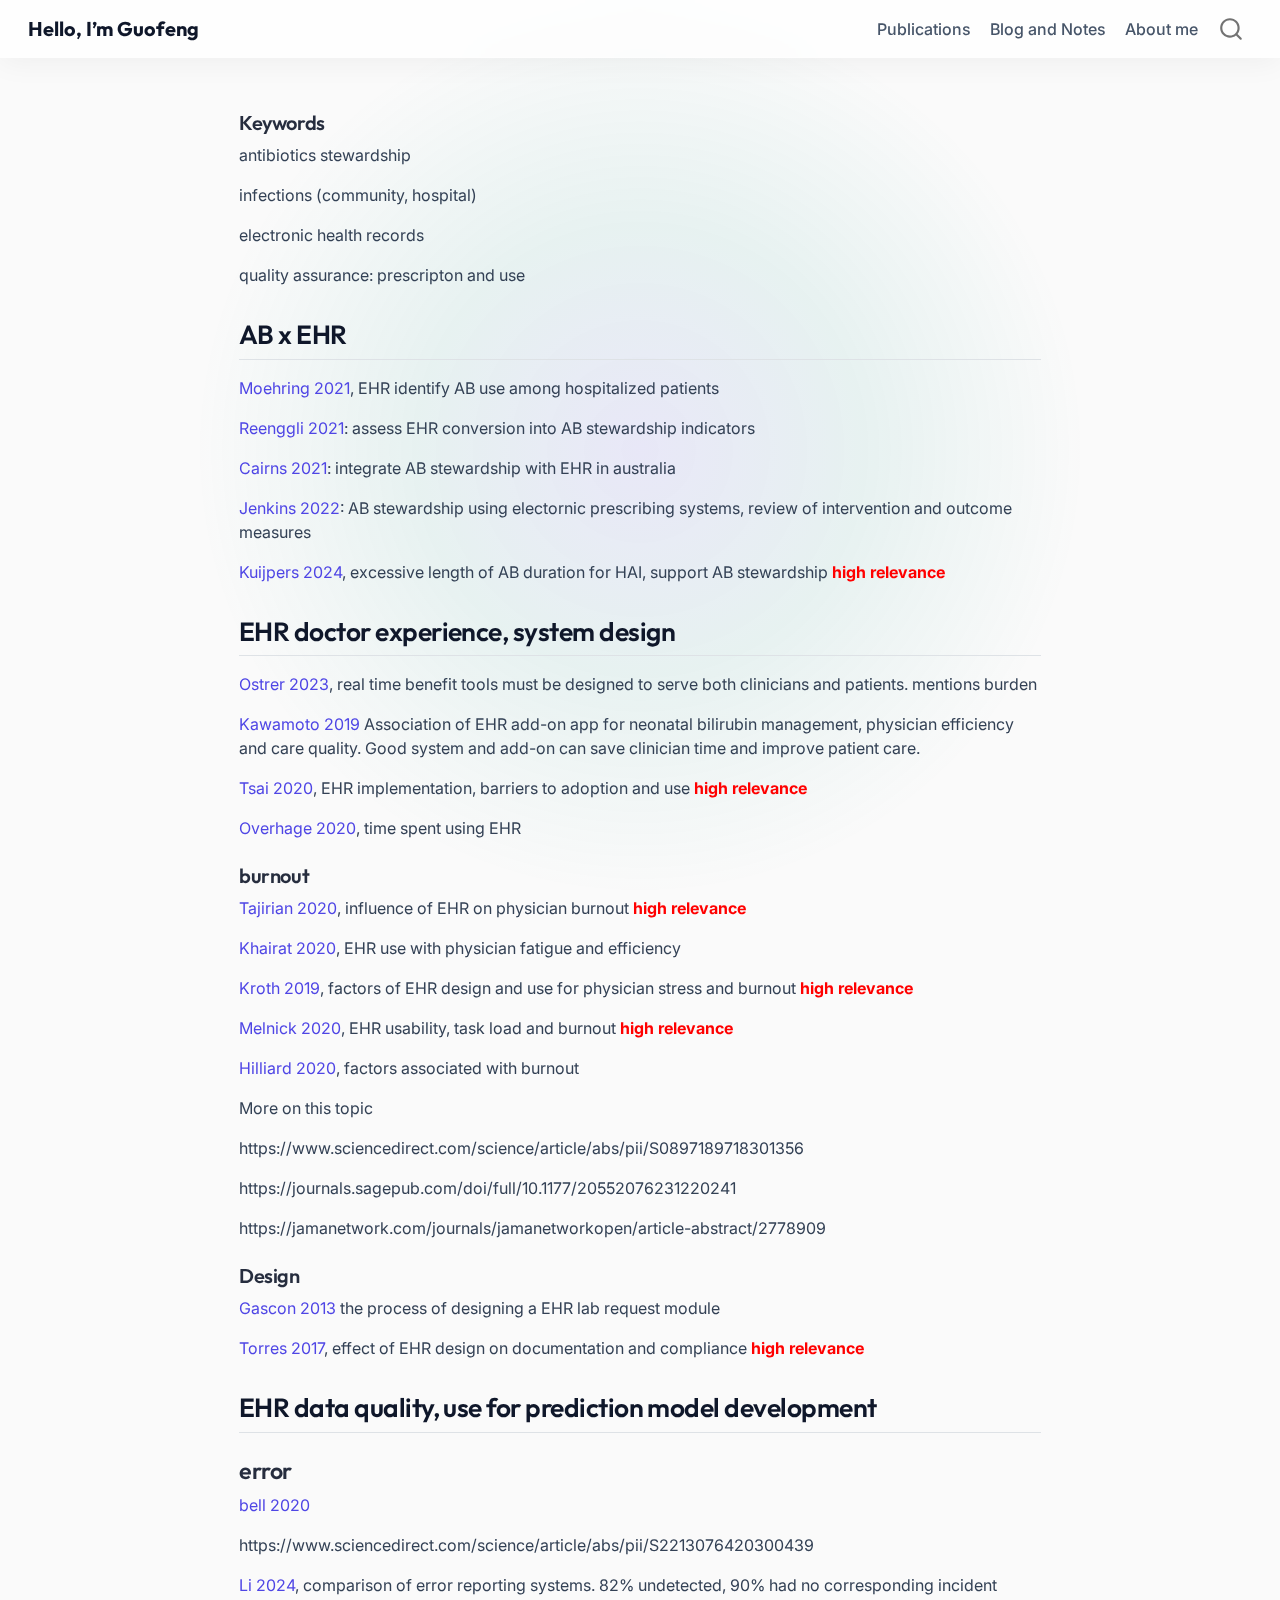
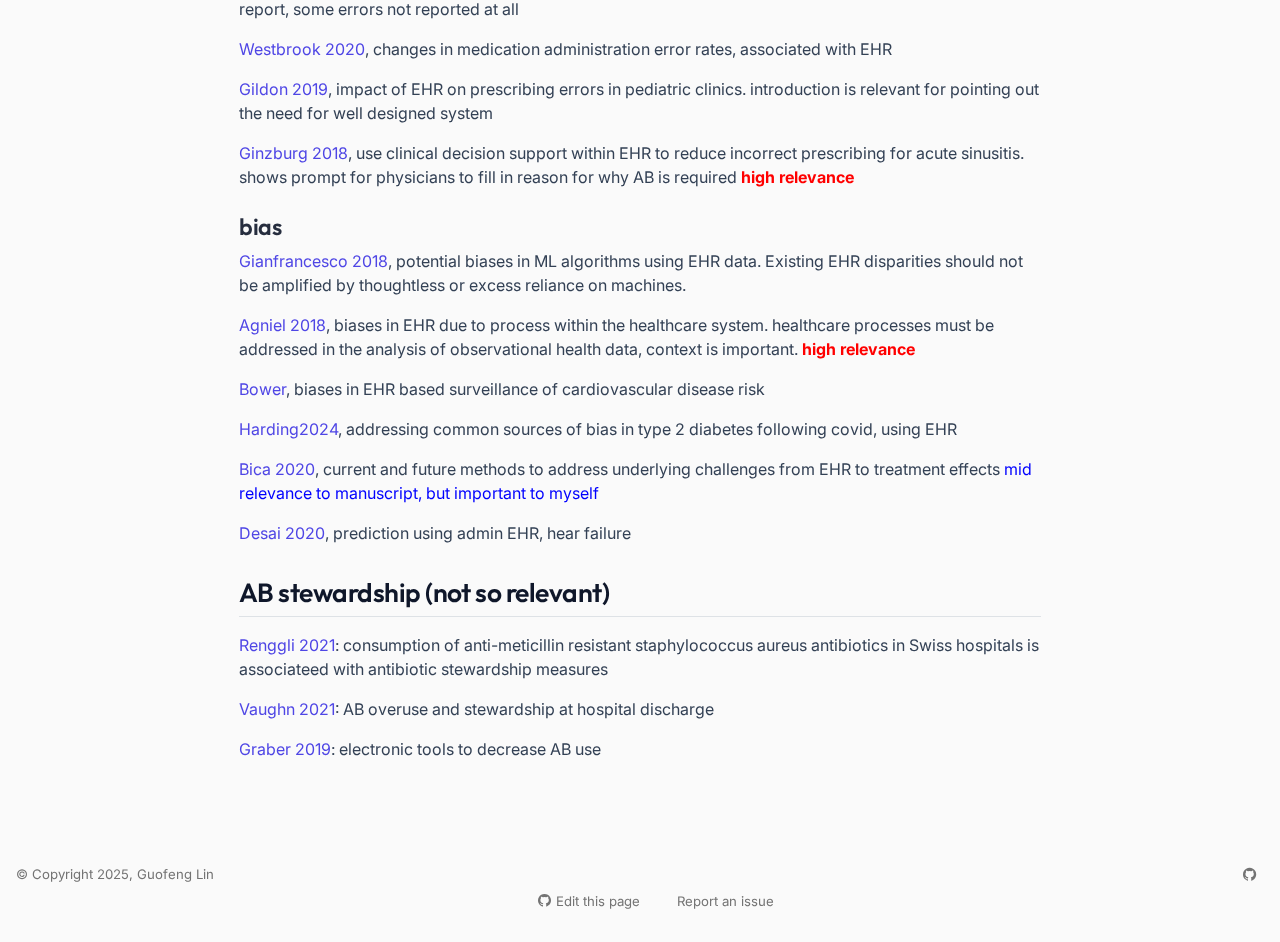
<file: docs/misc/literature.html>
<!DOCTYPE html>
<html xmlns="http://www.w3.org/1999/xhtml" lang="en" xml:lang="en"><head>

<meta charset="utf-8">
<meta name="generator" content="quarto-1.8.26">

<meta name="viewport" content="width=device-width, initial-scale=1.0, user-scalable=yes">


<title>literature – Hello, I'm Guofeng</title>
<style>
code{white-space: pre-wrap;}
span.smallcaps{font-variant: small-caps;}
div.columns{display: flex; gap: min(4vw, 1.5em);}
div.column{flex: auto; overflow-x: auto;}
div.hanging-indent{margin-left: 1.5em; text-indent: -1.5em;}
ul.task-list{list-style: none;}
ul.task-list li input[type="checkbox"] {
  width: 0.8em;
  margin: 0 0.8em 0.2em -1em; /* quarto-specific, see https://github.com/quarto-dev/quarto-cli/issues/4556 */ 
  vertical-align: middle;
}
</style>


<script src="../site_libs/quarto-nav/quarto-nav.js"></script>
<script src="../site_libs/quarto-nav/headroom.min.js"></script>
<script src="../site_libs/clipboard/clipboard.min.js"></script>
<script src="../site_libs/quarto-search/autocomplete.umd.js"></script>
<script src="../site_libs/quarto-search/fuse.min.js"></script>
<script src="../site_libs/quarto-search/quarto-search.js"></script>
<meta name="quarto:offset" content="../">
<link href="../misc/info/favicon.png" rel="icon" type="image/png">
<script src="../site_libs/quarto-html/quarto.js" type="module"></script>
<script src="../site_libs/quarto-html/tabsets/tabsets.js" type="module"></script>
<script src="../site_libs/quarto-html/axe/axe-check.js" type="module"></script>
<script src="../site_libs/quarto-html/popper.min.js"></script>
<script src="../site_libs/quarto-html/tippy.umd.min.js"></script>
<script src="../site_libs/quarto-html/anchor.min.js"></script>
<link href="../site_libs/quarto-html/tippy.css" rel="stylesheet">
<link href="../site_libs/quarto-html/quarto-syntax-highlighting-587c61ba64f3a5504c4d52d930310e48.css" rel="stylesheet" id="quarto-text-highlighting-styles">
<script src="../site_libs/bootstrap/bootstrap.min.js"></script>
<link href="../site_libs/bootstrap/bootstrap-icons.css" rel="stylesheet">
<link href="../site_libs/bootstrap/bootstrap-1eda2c3b874d6171aabb59e00212fdf7.min.css" rel="stylesheet" append-hash="true" id="quarto-bootstrap" data-mode="light">
<script id="quarto-search-options" type="application/json">{
  "location": "navbar",
  "copy-button": false,
  "collapse-after": 3,
  "panel-placement": "end",
  "type": "overlay",
  "limit": 50,
  "keyboard-shortcut": [
    "f",
    "/",
    "s"
  ],
  "show-item-context": false,
  "language": {
    "search-no-results-text": "No results",
    "search-matching-documents-text": "matching documents",
    "search-copy-link-title": "Copy link to search",
    "search-hide-matches-text": "Hide additional matches",
    "search-more-match-text": "more match in this document",
    "search-more-matches-text": "more matches in this document",
    "search-clear-button-title": "Clear",
    "search-text-placeholder": "",
    "search-detached-cancel-button-title": "Cancel",
    "search-submit-button-title": "Submit",
    "search-label": "Search"
  }
}</script>


</head>

<body class="nav-fixed fullcontent quarto-light">

<div id="quarto-search-results"></div>
  <header id="quarto-header" class="headroom fixed-top">
    <nav class="navbar navbar-expand-lg " data-bs-theme="dark">
      <div class="navbar-container container-fluid">
      <div class="navbar-brand-container mx-auto">
    <a class="navbar-brand" href="../index.html">
    <span class="navbar-title">Hello, I’m Guofeng</span>
    </a>
  </div>
            <div id="quarto-search" class="" title="Search"></div>
          <button class="navbar-toggler" type="button" data-bs-toggle="collapse" data-bs-target="#navbarCollapse" aria-controls="navbarCollapse" role="menu" aria-expanded="false" aria-label="Toggle navigation" onclick="if (window.quartoToggleHeadroom) { window.quartoToggleHeadroom(); }">
  <span class="navbar-toggler-icon"></span>
</button>
          <div class="collapse navbar-collapse" id="navbarCollapse">
            <ul class="navbar-nav navbar-nav-scroll ms-auto">
  <li class="nav-item">
    <a class="nav-link" href="../publications/publications.html"> 
<span class="menu-text">Publications</span></a>
  </li>  
  <li class="nav-item">
    <a class="nav-link" href="../blog/blog.html"> 
<span class="menu-text">Blog and Notes</span></a>
  </li>  
  <li class="nav-item">
    <a class="nav-link" href="../about_me.html"> 
<span class="menu-text">About me</span></a>
  </li>  
</ul>
          </div> <!-- /navcollapse -->
            <div class="quarto-navbar-tools">
</div>
      </div> <!-- /container-fluid -->
    </nav>
</header>
<!-- content -->
<div id="quarto-content" class="quarto-container page-columns page-rows-contents page-layout-article page-navbar">
<!-- sidebar -->
<!-- margin-sidebar -->
    
<!-- main -->
<main class="content" id="quarto-document-content"><header id="title-block-header" class="quarto-title-block"></header>




<section id="keywords" class="level4">
<h4 class="anchored" data-anchor-id="keywords">Keywords</h4>
<p>antibiotics stewardship</p>
<p>infections (community, hospital)</p>
<p>electronic health records</p>
<p>quality assurance: prescripton and use</p>
</section>
<section id="ab-x-ehr" class="level2">
<h2 class="anchored" data-anchor-id="ab-x-ehr">AB x EHR</h2>
<p><a href="https://jamanetwork.com/journals/jamanetworkopen/article-abstract/2777837">Moehring 2021</a>, EHR identify AB use among hospitalized patients</p>
<p><a href="https://academic.oup.com/jac/article/78/9/2297/7234729">Reenggli 2021</a>: assess EHR conversion into AB stewardship indicators</p>
<p><a href="https://link.springer.com/article/10.1007/s40121-020-00392-5">Cairns 2021</a>: integrate AB stewardship with EHR in australia</p>
<p><a href="https://academic.oup.com/jacamr/article/4/3/dlac063/6618844">Jenkins 2022</a>: AB stewardship using electornic prescribing systems, review of intervention and outcome measures</p>
<p><a href="https://link.springer.com/article/10.1186/s13756-024-01406-4">Kuijpers 2024</a>, excessive length of AB duration for HAI, support AB stewardship <span style="color:red"><strong>high relevance</strong></span></p>
</section>
<section id="ehr-doctor-experience-system-design" class="level2">
<h2 class="anchored" data-anchor-id="ehr-doctor-experience-system-design">EHR doctor experience, system design</h2>
<p><a href="https://jamanetwork.com/journals/jamainternalmedicine/article-abstract/2809104?widget=personalizedcontent&amp;previousarticle=2697394">Ostrer 2023</a>, real time benefit tools must be designed to serve both clinicians and patients. mentions burden</p>
<p><a href="https://jamanetwork.com/journals/jamanetworkopen/article-abstract/2755484">Kawamoto 2019</a> Association of EHR add-on app for neonatal bilirubin management, physician efficiency and care quality. Good system and add-on can save clinician time and improve patient care.</p>
<p><a href="https://www.mdpi.com/2075-1729/10/12/327">Tsai 2020</a>, EHR implementation, barriers to adoption and use <span style="color:red"><strong>high relevance</strong></span></p>
<p><a href="https://www.acpjournals.org/doi/abs/10.7326/M18-3684">Overhage 2020</a>, time spent using EHR</p>
<section id="burnout" class="level4">
<h4 class="anchored" data-anchor-id="burnout">burnout</h4>
<p><a href="https://www.jmir.org/2020/7/e19274/">Tajirian 2020</a>, influence of EHR on physician burnout <span style="color:red"><strong>high relevance</strong></span></p>
<p><a href="https://jamanetwork.com/journals/jamanetworkopen/article-abstract/2766836">Khairat 2020</a>, EHR use with physician fatigue and efficiency</p>
<p><a href="https://jamanetwork.com/journals/jamanetworkopen/article-abstract/2748054">Kroth 2019</a>, factors of EHR design and use for physician stress and burnout <span style="color:red"><strong>high relevance</strong></span></p>
<p><a href="https://www.jmir.org/2020/12/e23382/">Melnick 2020</a>, EHR usability, task load and burnout <span style="color:red"><strong>high relevance</strong></span></p>
<p><a href="https://academic.oup.com/jamia/article-abstract/27/9/1401/5876976">Hilliard 2020</a>, factors associated with burnout</p>
<p>More on this topic</p>
<p>https://www.sciencedirect.com/science/article/abs/pii/S0897189718301356</p>
<p>https://journals.sagepub.com/doi/full/10.1177/20552076231220241</p>
<p>https://jamanetwork.com/journals/jamanetworkopen/article-abstract/2778909</p>
</section>
<section id="design" class="level4">
<h4 class="anchored" data-anchor-id="design">Design</h4>
<p><a href="https://www.sciencedirect.com/science/article/abs/pii/S1386505613000646">Gascon 2013</a> the process of designing a EHR lab request module</p>
<p><a href="https://journals.plos.org/plosone/article?id=10.1371/journal.pone.0185052">Torres 2017</a>, effect of EHR design on documentation and compliance <span style="color:red"><strong>high relevance</strong></span></p>
</section>
</section>
<section id="ehr-data-quality-use-for-prediction-model-development" class="level2">
<h2 class="anchored" data-anchor-id="ehr-data-quality-use-for-prediction-model-development">EHR data quality, use for prediction model development</h2>
<section id="error" class="level3">
<h3 class="anchored" data-anchor-id="error">error</h3>
<p><a href="https://jamanetwork.com/journals/jamanetworkopen/article-abstract/2766834">bell 2020</a></p>
<p>https://www.sciencedirect.com/science/article/abs/pii/S2213076420300439</p>
<p><a href="https://qualitysafety.bmj.com/content/qhc/early/2024/04/14/bmjqs-2023-016711.full.pdf">Li 2024</a>, comparison of error reporting systems. 82% undetected, 90% had no corresponding incident report, some errors not reported at all</p>
<p><a href="https://informatics.bmj.com/content/27/3/e100170.info">Westbrook 2020</a>, changes in medication administration error rates, associated with EHR</p>
<p><a href="https://www.mdpi.com/2227-9032/7/2/57">Gildon 2019</a>, impact of EHR on prescribing errors in pediatric clinics. introduction is relevant for pointing out the need for well designed system</p>
<p><a href="https://www.ncbi.nlm.nih.gov/pmc/articles/PMC6664326/">Ginzburg 2018</a>, use clinical decision support within EHR to reduce incorrect prescribing for acute sinusitis. shows prompt for physicians to fill in reason for why AB is required <span style="color:red"><strong>high relevance</strong></span></p>
</section>
<section id="bias" class="level3">
<h3 class="anchored" data-anchor-id="bias">bias</h3>
<p><a href="https://jamanetwork.com/journals/jamainternalmedicine/article-abstract/2697394">Gianfrancesco 2018</a>, potential biases in ML algorithms using EHR data. Existing EHR disparities should not be amplified by thoughtless or excess reliance on machines.</p>
<p><a href="">Agniel 2018</a>, biases in EHR due to process within the healthcare system. healthcare processes must be addressed in the analysis of observational health data, context is important. <span style="color:red"><strong>high relevance</strong></span></p>
<p><a href="2017">Bower</a>, biases in EHR based surveillance of cardiovascular disease risk</p>
<p><a href="">Harding2024</a>, addressing common sources of bias in type 2 diabetes following covid, using EHR</p>
<p><a href="https://ascpt.onlinelibrary.wiley.com/doi/full/10.1002/cpt.1907">Bica 2020</a>, current and future methods to address underlying challenges from EHR to treatment effects <span style="color:blue">mid relevance to manuscript, but important to myself</span></p>
<p><a href="https://jamanetwork.com/journals/jamanetworkopen/article-abstract/2758475">Desai 2020</a>, prediction using admin EHR, hear failure</p>
</section>
</section>
<section id="ab-stewardship-not-so-relevant" class="level2">
<h2 class="anchored" data-anchor-id="ab-stewardship-not-so-relevant">AB stewardship (not so relevant)</h2>
<p><a href="https://www.sciencedirect.com/science/article/pii/S0195670121003042">Renggli 2021</a>: consumption of anti-meticillin resistant staphylococcus aureus antibiotics in Swiss hospitals is associateed with antibiotic stewardship measures</p>
<p><a href="https://academic.oup.com/cid/article/74/9/1696/6374407">Vaughn 2021</a>: AB overuse and stewardship at hospital discharge</p>
<p><a href="https://academic.oup.com/cid/article/71/5/1168/5610861">Graber 2019</a>: electronic tools to decrease AB use</p>


</section>

</main> <!-- /main -->
<script>
document.addEventListener("DOMContentLoaded", () => {
  // Create the glow element
  const glow = document.createElement("div");
  glow.id = "cursor-glow";
  document.body.appendChild(glow);

  // Default positioning
  let mouseX = window.innerWidth / 2;
  let mouseY = window.innerHeight / 2;

  // Track mouse
  document.addEventListener("mousemove", (e) => {
    mouseX = e.clientX;
    mouseY = e.clientY;
  });

  // Use requestAnimationFrame for smoother performance
  const updateGlow = () => {
    glow.style.transform = `translate(${mouseX}px, ${mouseY}px)`;
    requestAnimationFrame(updateGlow);
  };
  
  // Start animation loop
  requestAnimationFrame(updateGlow);
});
</script>
<script id="quarto-html-after-body" type="application/javascript">
  window.document.addEventListener("DOMContentLoaded", function (event) {
    const icon = "";
    const anchorJS = new window.AnchorJS();
    anchorJS.options = {
      placement: 'right',
      icon: icon
    };
    anchorJS.add('.anchored');
    const isCodeAnnotation = (el) => {
      for (const clz of el.classList) {
        if (clz.startsWith('code-annotation-')) {                     
          return true;
        }
      }
      return false;
    }
    const onCopySuccess = function(e) {
      // button target
      const button = e.trigger;
      // don't keep focus
      button.blur();
      // flash "checked"
      button.classList.add('code-copy-button-checked');
      var currentTitle = button.getAttribute("title");
      button.setAttribute("title", "Copied!");
      let tooltip;
      if (window.bootstrap) {
        button.setAttribute("data-bs-toggle", "tooltip");
        button.setAttribute("data-bs-placement", "left");
        button.setAttribute("data-bs-title", "Copied!");
        tooltip = new bootstrap.Tooltip(button, 
          { trigger: "manual", 
            customClass: "code-copy-button-tooltip",
            offset: [0, -8]});
        tooltip.show();    
      }
      setTimeout(function() {
        if (tooltip) {
          tooltip.hide();
          button.removeAttribute("data-bs-title");
          button.removeAttribute("data-bs-toggle");
          button.removeAttribute("data-bs-placement");
        }
        button.setAttribute("title", currentTitle);
        button.classList.remove('code-copy-button-checked');
      }, 1000);
      // clear code selection
      e.clearSelection();
    }
    const getTextToCopy = function(trigger) {
      const outerScaffold = trigger.parentElement.cloneNode(true);
      const codeEl = outerScaffold.querySelector('code');
      for (const childEl of codeEl.children) {
        if (isCodeAnnotation(childEl)) {
          childEl.remove();
        }
      }
      return codeEl.innerText;
    }
    const clipboard = new window.ClipboardJS('.code-copy-button:not([data-in-quarto-modal])', {
      text: getTextToCopy
    });
    clipboard.on('success', onCopySuccess);
    if (window.document.getElementById('quarto-embedded-source-code-modal')) {
      const clipboardModal = new window.ClipboardJS('.code-copy-button[data-in-quarto-modal]', {
        text: getTextToCopy,
        container: window.document.getElementById('quarto-embedded-source-code-modal')
      });
      clipboardModal.on('success', onCopySuccess);
    }
      var localhostRegex = new RegExp(/^(?:http|https):\/\/localhost\:?[0-9]*\//);
      var mailtoRegex = new RegExp(/^mailto:/);
        var filterRegex = new RegExp("https:\/\/guofeng-lin\.github\.io");
      var isInternal = (href) => {
          return filterRegex.test(href) || localhostRegex.test(href) || mailtoRegex.test(href);
      }
      // Inspect non-navigation links and adorn them if external
     var links = window.document.querySelectorAll('a[href]:not(.nav-link):not(.navbar-brand):not(.toc-action):not(.sidebar-link):not(.sidebar-item-toggle):not(.pagination-link):not(.no-external):not([aria-hidden]):not(.dropdown-item):not(.quarto-navigation-tool):not(.about-link)');
      for (var i=0; i<links.length; i++) {
        const link = links[i];
        if (!isInternal(link.href)) {
          // undo the damage that might have been done by quarto-nav.js in the case of
          // links that we want to consider external
          if (link.dataset.originalHref !== undefined) {
            link.href = link.dataset.originalHref;
          }
        }
      }
    function tippyHover(el, contentFn, onTriggerFn, onUntriggerFn) {
      const config = {
        allowHTML: true,
        maxWidth: 500,
        delay: 100,
        arrow: false,
        appendTo: function(el) {
            return el.parentElement;
        },
        interactive: true,
        interactiveBorder: 10,
        theme: 'quarto',
        placement: 'bottom-start',
      };
      if (contentFn) {
        config.content = contentFn;
      }
      if (onTriggerFn) {
        config.onTrigger = onTriggerFn;
      }
      if (onUntriggerFn) {
        config.onUntrigger = onUntriggerFn;
      }
      window.tippy(el, config); 
    }
    const noterefs = window.document.querySelectorAll('a[role="doc-noteref"]');
    for (var i=0; i<noterefs.length; i++) {
      const ref = noterefs[i];
      tippyHover(ref, function() {
        // use id or data attribute instead here
        let href = ref.getAttribute('data-footnote-href') || ref.getAttribute('href');
        try { href = new URL(href).hash; } catch {}
        const id = href.replace(/^#\/?/, "");
        const note = window.document.getElementById(id);
        if (note) {
          return note.innerHTML;
        } else {
          return "";
        }
      });
    }
    const xrefs = window.document.querySelectorAll('a.quarto-xref');
    const processXRef = (id, note) => {
      // Strip column container classes
      const stripColumnClz = (el) => {
        el.classList.remove("page-full", "page-columns");
        if (el.children) {
          for (const child of el.children) {
            stripColumnClz(child);
          }
        }
      }
      stripColumnClz(note)
      if (id === null || id.startsWith('sec-')) {
        // Special case sections, only their first couple elements
        const container = document.createElement("div");
        if (note.children && note.children.length > 2) {
          container.appendChild(note.children[0].cloneNode(true));
          for (let i = 1; i < note.children.length; i++) {
            const child = note.children[i];
            if (child.tagName === "P" && child.innerText === "") {
              continue;
            } else {
              container.appendChild(child.cloneNode(true));
              break;
            }
          }
          if (window.Quarto?.typesetMath) {
            window.Quarto.typesetMath(container);
          }
          return container.innerHTML
        } else {
          if (window.Quarto?.typesetMath) {
            window.Quarto.typesetMath(note);
          }
          return note.innerHTML;
        }
      } else {
        // Remove any anchor links if they are present
        const anchorLink = note.querySelector('a.anchorjs-link');
        if (anchorLink) {
          anchorLink.remove();
        }
        if (window.Quarto?.typesetMath) {
          window.Quarto.typesetMath(note);
        }
        if (note.classList.contains("callout")) {
          return note.outerHTML;
        } else {
          return note.innerHTML;
        }
      }
    }
    for (var i=0; i<xrefs.length; i++) {
      const xref = xrefs[i];
      tippyHover(xref, undefined, function(instance) {
        instance.disable();
        let url = xref.getAttribute('href');
        let hash = undefined; 
        if (url.startsWith('#')) {
          hash = url;
        } else {
          try { hash = new URL(url).hash; } catch {}
        }
        if (hash) {
          const id = hash.replace(/^#\/?/, "");
          const note = window.document.getElementById(id);
          if (note !== null) {
            try {
              const html = processXRef(id, note.cloneNode(true));
              instance.setContent(html);
            } finally {
              instance.enable();
              instance.show();
            }
          } else {
            // See if we can fetch this
            fetch(url.split('#')[0])
            .then(res => res.text())
            .then(html => {
              const parser = new DOMParser();
              const htmlDoc = parser.parseFromString(html, "text/html");
              const note = htmlDoc.getElementById(id);
              if (note !== null) {
                const html = processXRef(id, note);
                instance.setContent(html);
              } 
            }).finally(() => {
              instance.enable();
              instance.show();
            });
          }
        } else {
          // See if we can fetch a full url (with no hash to target)
          // This is a special case and we should probably do some content thinning / targeting
          fetch(url)
          .then(res => res.text())
          .then(html => {
            const parser = new DOMParser();
            const htmlDoc = parser.parseFromString(html, "text/html");
            const note = htmlDoc.querySelector('main.content');
            if (note !== null) {
              // This should only happen for chapter cross references
              // (since there is no id in the URL)
              // remove the first header
              if (note.children.length > 0 && note.children[0].tagName === "HEADER") {
                note.children[0].remove();
              }
              const html = processXRef(null, note);
              instance.setContent(html);
            } 
          }).finally(() => {
            instance.enable();
            instance.show();
          });
        }
      }, function(instance) {
      });
    }
        let selectedAnnoteEl;
        const selectorForAnnotation = ( cell, annotation) => {
          let cellAttr = 'data-code-cell="' + cell + '"';
          let lineAttr = 'data-code-annotation="' +  annotation + '"';
          const selector = 'span[' + cellAttr + '][' + lineAttr + ']';
          return selector;
        }
        const selectCodeLines = (annoteEl) => {
          const doc = window.document;
          const targetCell = annoteEl.getAttribute("data-target-cell");
          const targetAnnotation = annoteEl.getAttribute("data-target-annotation");
          const annoteSpan = window.document.querySelector(selectorForAnnotation(targetCell, targetAnnotation));
          const lines = annoteSpan.getAttribute("data-code-lines").split(",");
          const lineIds = lines.map((line) => {
            return targetCell + "-" + line;
          })
          let top = null;
          let height = null;
          let parent = null;
          if (lineIds.length > 0) {
              //compute the position of the single el (top and bottom and make a div)
              const el = window.document.getElementById(lineIds[0]);
              top = el.offsetTop;
              height = el.offsetHeight;
              parent = el.parentElement.parentElement;
            if (lineIds.length > 1) {
              const lastEl = window.document.getElementById(lineIds[lineIds.length - 1]);
              const bottom = lastEl.offsetTop + lastEl.offsetHeight;
              height = bottom - top;
            }
            if (top !== null && height !== null && parent !== null) {
              // cook up a div (if necessary) and position it 
              let div = window.document.getElementById("code-annotation-line-highlight");
              if (div === null) {
                div = window.document.createElement("div");
                div.setAttribute("id", "code-annotation-line-highlight");
                div.style.position = 'absolute';
                parent.appendChild(div);
              }
              div.style.top = top - 2 + "px";
              div.style.height = height + 4 + "px";
              div.style.left = 0;
              let gutterDiv = window.document.getElementById("code-annotation-line-highlight-gutter");
              if (gutterDiv === null) {
                gutterDiv = window.document.createElement("div");
                gutterDiv.setAttribute("id", "code-annotation-line-highlight-gutter");
                gutterDiv.style.position = 'absolute';
                const codeCell = window.document.getElementById(targetCell);
                const gutter = codeCell.querySelector('.code-annotation-gutter');
                gutter.appendChild(gutterDiv);
              }
              gutterDiv.style.top = top - 2 + "px";
              gutterDiv.style.height = height + 4 + "px";
            }
            selectedAnnoteEl = annoteEl;
          }
        };
        const unselectCodeLines = () => {
          const elementsIds = ["code-annotation-line-highlight", "code-annotation-line-highlight-gutter"];
          elementsIds.forEach((elId) => {
            const div = window.document.getElementById(elId);
            if (div) {
              div.remove();
            }
          });
          selectedAnnoteEl = undefined;
        };
          // Handle positioning of the toggle
      window.addEventListener(
        "resize",
        throttle(() => {
          elRect = undefined;
          if (selectedAnnoteEl) {
            selectCodeLines(selectedAnnoteEl);
          }
        }, 10)
      );
      function throttle(fn, ms) {
      let throttle = false;
      let timer;
        return (...args) => {
          if(!throttle) { // first call gets through
              fn.apply(this, args);
              throttle = true;
          } else { // all the others get throttled
              if(timer) clearTimeout(timer); // cancel #2
              timer = setTimeout(() => {
                fn.apply(this, args);
                timer = throttle = false;
              }, ms);
          }
        };
      }
        // Attach click handler to the DT
        const annoteDls = window.document.querySelectorAll('dt[data-target-cell]');
        for (const annoteDlNode of annoteDls) {
          annoteDlNode.addEventListener('click', (event) => {
            const clickedEl = event.target;
            if (clickedEl !== selectedAnnoteEl) {
              unselectCodeLines();
              const activeEl = window.document.querySelector('dt[data-target-cell].code-annotation-active');
              if (activeEl) {
                activeEl.classList.remove('code-annotation-active');
              }
              selectCodeLines(clickedEl);
              clickedEl.classList.add('code-annotation-active');
            } else {
              // Unselect the line
              unselectCodeLines();
              clickedEl.classList.remove('code-annotation-active');
            }
          });
        }
    const findCites = (el) => {
      const parentEl = el.parentElement;
      if (parentEl) {
        const cites = parentEl.dataset.cites;
        if (cites) {
          return {
            el,
            cites: cites.split(' ')
          };
        } else {
          return findCites(el.parentElement)
        }
      } else {
        return undefined;
      }
    };
    var bibliorefs = window.document.querySelectorAll('a[role="doc-biblioref"]');
    for (var i=0; i<bibliorefs.length; i++) {
      const ref = bibliorefs[i];
      const citeInfo = findCites(ref);
      if (citeInfo) {
        tippyHover(citeInfo.el, function() {
          var popup = window.document.createElement('div');
          citeInfo.cites.forEach(function(cite) {
            var citeDiv = window.document.createElement('div');
            citeDiv.classList.add('hanging-indent');
            citeDiv.classList.add('csl-entry');
            var biblioDiv = window.document.getElementById('ref-' + cite);
            if (biblioDiv) {
              citeDiv.innerHTML = biblioDiv.innerHTML;
            }
            popup.appendChild(citeDiv);
          });
          return popup.innerHTML;
        });
      }
    }
  });
  </script>
</div> <!-- /content -->
<footer class="footer">
  <div class="nav-footer">
    <div class="nav-footer-left">
<p>© Copyright 2025, Guofeng Lin</p>
</div>   
    <div class="nav-footer-center">
      &nbsp;
    <div class="toc-actions"><ul><li><a href="https://github.com/guofeng-lin/guofeng-lin.github.io/edit/main/misc/literature.md" class="toc-action"><i class="bi bi-github"></i>Edit this page</a></li><li><a href="https://github.com/guofeng-lin/guofeng-lin.github.io/issues/new" class="toc-action"><i class="bi empty"></i>Report an issue</a></li></ul></div></div>
    <div class="nav-footer-right">
      <ul class="footer-items list-unstyled">
    <li class="nav-item compact">
    <a class="nav-link" href="https://github.com/guofeng-lin/guofeng-lin.github.io">
      <i class="bi bi-github" role="img">
</i> 
    </a>
  </li>  
</ul>
    </div>
  </div>
</footer>




</body></html>
</file>
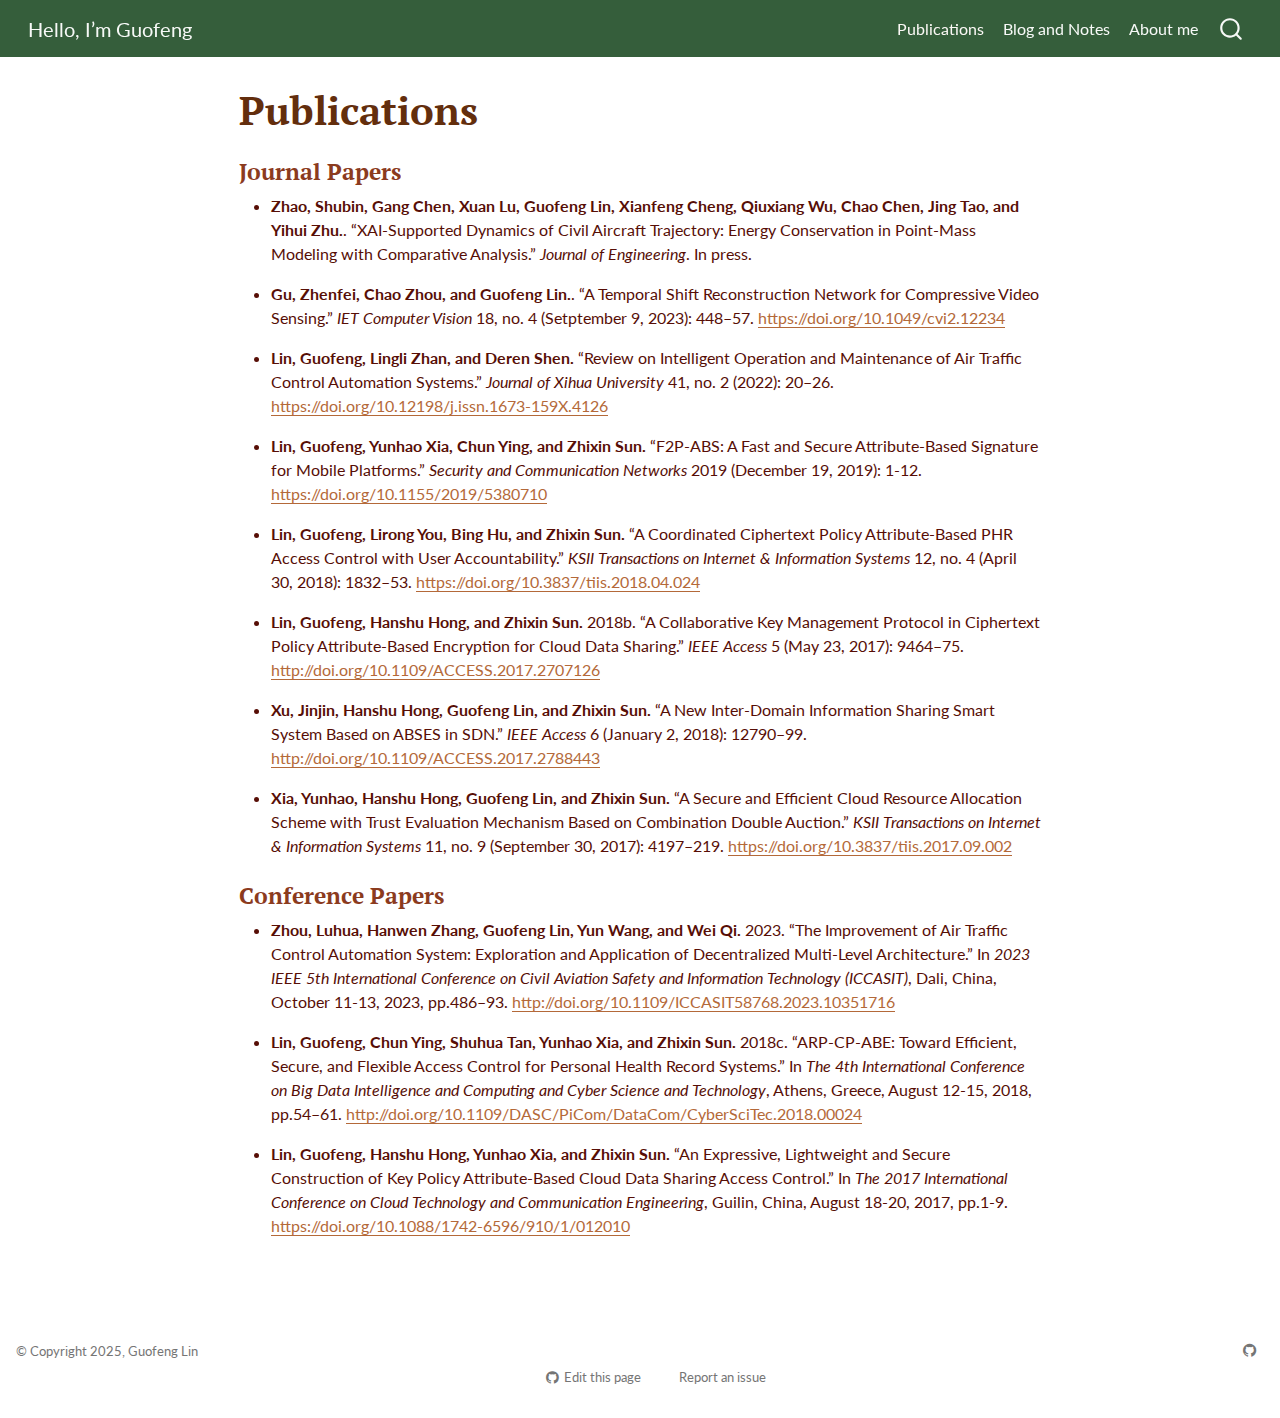
<file: docs/publications/publications.html>
<!DOCTYPE html>
<html xmlns="http://www.w3.org/1999/xhtml" lang="en" xml:lang="en"><head>

<meta charset="utf-8">
<meta name="generator" content="quarto-1.8.26">

<meta name="viewport" content="width=device-width, initial-scale=1.0, user-scalable=yes">


<title>Publications – Hello, I’m Guofeng</title>
<style>
code{white-space: pre-wrap;}
span.smallcaps{font-variant: small-caps;}
div.columns{display: flex; gap: min(4vw, 1.5em);}
div.column{flex: auto; overflow-x: auto;}
div.hanging-indent{margin-left: 1.5em; text-indent: -1.5em;}
ul.task-list{list-style: none;}
ul.task-list li input[type="checkbox"] {
  width: 0.8em;
  margin: 0 0.8em 0.2em -1em; /* quarto-specific, see https://github.com/quarto-dev/quarto-cli/issues/4556 */ 
  vertical-align: middle;
}
</style>


<script src="../site_libs/quarto-nav/quarto-nav.js"></script>
<script src="../site_libs/quarto-nav/headroom.min.js"></script>
<script src="../site_libs/clipboard/clipboard.min.js"></script>
<script src="../site_libs/quarto-search/autocomplete.umd.js"></script>
<script src="../site_libs/quarto-search/fuse.min.js"></script>
<script src="../site_libs/quarto-search/quarto-search.js"></script>
<meta name="quarto:offset" content="../">
<link href="../misc/info/favicon.png" rel="icon" type="image/png">
<script src="../site_libs/quarto-html/quarto.js" type="module"></script>
<script src="../site_libs/quarto-html/tabsets/tabsets.js" type="module"></script>
<script src="../site_libs/quarto-html/axe/axe-check.js" type="module"></script>
<script src="../site_libs/quarto-html/popper.min.js"></script>
<script src="../site_libs/quarto-html/tippy.umd.min.js"></script>
<script src="../site_libs/quarto-html/anchor.min.js"></script>
<link href="../site_libs/quarto-html/tippy.css" rel="stylesheet">
<link href="../site_libs/quarto-html/quarto-syntax-highlighting-2655609e4c4ce2e7dd4199da68fd4791.css" rel="stylesheet" id="quarto-text-highlighting-styles">
<script src="../site_libs/bootstrap/bootstrap.min.js"></script>
<link href="../site_libs/bootstrap/bootstrap-icons.css" rel="stylesheet">
<link href="../site_libs/bootstrap/bootstrap-98df11abc691db5dc6eb0ed4c8f56cd5.min.css" rel="stylesheet" append-hash="true" id="quarto-bootstrap" data-mode="light">
<script id="quarto-search-options" type="application/json">{
  "location": "navbar",
  "copy-button": false,
  "collapse-after": 3,
  "panel-placement": "end",
  "type": "overlay",
  "limit": 50,
  "keyboard-shortcut": [
    "f",
    "/",
    "s"
  ],
  "show-item-context": false,
  "language": {
    "search-no-results-text": "No results",
    "search-matching-documents-text": "matching documents",
    "search-copy-link-title": "Copy link to search",
    "search-hide-matches-text": "Hide additional matches",
    "search-more-match-text": "more match in this document",
    "search-more-matches-text": "more matches in this document",
    "search-clear-button-title": "Clear",
    "search-text-placeholder": "",
    "search-detached-cancel-button-title": "Cancel",
    "search-submit-button-title": "Submit",
    "search-label": "Search"
  }
}</script>


</head>

<body class="nav-fixed fullcontent quarto-light">

<div id="quarto-search-results"></div>
  <header id="quarto-header" class="headroom fixed-top">
    <nav class="navbar navbar-expand-lg " data-bs-theme="dark">
      <div class="navbar-container container-fluid">
      <div class="navbar-brand-container mx-auto">
    <a class="navbar-brand" href="../index.html">
    <span class="navbar-title">Hello, I’m Guofeng</span>
    </a>
  </div>
            <div id="quarto-search" class="" title="Search"></div>
          <button class="navbar-toggler" type="button" data-bs-toggle="collapse" data-bs-target="#navbarCollapse" aria-controls="navbarCollapse" role="menu" aria-expanded="false" aria-label="Toggle navigation" onclick="if (window.quartoToggleHeadroom) { window.quartoToggleHeadroom(); }">
  <span class="navbar-toggler-icon"></span>
</button>
          <div class="collapse navbar-collapse" id="navbarCollapse">
            <ul class="navbar-nav navbar-nav-scroll ms-auto">
  <li class="nav-item">
    <a class="nav-link active" href="../publications/publications.html" aria-current="page"> 
<span class="menu-text">Publications</span></a>
  </li>  
  <li class="nav-item">
    <a class="nav-link" href="../blog/blog.html"> 
<span class="menu-text">Blog and Notes</span></a>
  </li>  
  <li class="nav-item">
    <a class="nav-link" href="../about_me.html"> 
<span class="menu-text">About me</span></a>
  </li>  
</ul>
          </div> <!-- /navcollapse -->
            <div class="quarto-navbar-tools">
</div>
      </div> <!-- /container-fluid -->
    </nav>
</header>
<!-- content -->
<div id="quarto-content" class="quarto-container page-columns page-rows-contents page-layout-article page-navbar">
<!-- sidebar -->
<!-- margin-sidebar -->
    
<!-- main -->
<main class="content" id="quarto-document-content">

<header id="title-block-header" class="quarto-title-block default">
<div class="quarto-title">
<h1 class="title">Publications</h1>
</div>



<div class="quarto-title-meta">

    
  
    
  </div>
  


</header>


<section id="journal-papers" class="level3">
<h3 class="anchored" data-anchor-id="journal-papers">Journal Papers</h3>
<ul>
<li><p><strong>Zhao, Shubin, Gang Chen, Xuan Lu, Guofeng Lin, Xianfeng Cheng, Qiuxiang Wu, Chao Chen, Jing Tao, and Yihui Zhu.</strong>. “XAI-Supported Dynamics of Civil Aircraft Trajectory: Energy Conservation in Point-Mass Modeling with Comparative Analysis.” <em>Journal of Engineering</em>. In press.</p></li>
<li><p><strong>Gu, Zhenfei, Chao Zhou, and Guofeng Lin.</strong>. “A Temporal Shift Reconstruction Network for Compressive Video Sensing.” <em>IET Computer Vision</em> 18, no. 4 (Setptember 9, 2023): 448–57. <a href="https://doi.org/10.1049/cvi2.12234">https://doi.org/10.1049/cvi2.12234</a></p></li>
<li><p><strong>Lin, Guofeng, Lingli Zhan, and Deren Shen.</strong> “Review on Intelligent Operation and Maintenance of Air Traffic Control Automation Systems.” <em>Journal of Xihua University</em> 41, no. 2 (2022): 20–26. <a href="https://doi.org/10.12198/j.issn.1673-159X.4126">https://doi.org/10.12198/j.issn.1673-159X.4126</a></p></li>
<li><p><strong>Lin, Guofeng, Yunhao Xia, Chun Ying, and Zhixin Sun.</strong> “F2P-ABS: A Fast and Secure Attribute-Based Signature for Mobile Platforms.” <em>Security and Communication Networks</em> 2019 (December 19, 2019): 1-12. <a href="https://doi.org/10.1155/2019/5380710">https://doi.org/10.1155/2019/5380710</a></p></li>
<li><p><strong>Lin, Guofeng, Lirong You, Bing Hu, and Zhixin Sun.</strong> “A Coordinated Ciphertext Policy Attribute-Based PHR Access Control with User Accountability.” <em>KSII Transactions on Internet &amp; Information Systems</em> 12, no. 4 (April 30, 2018): 1832–53. <a href="https://doi.org/10.3837/tiis.2018.04.024">https://doi.org/10.3837/tiis.2018.04.024</a></p></li>
<li><p><strong>Lin, Guofeng, Hanshu Hong, and Zhixin Sun.</strong> 2018b. “A Collaborative Key Management Protocol in Ciphertext Policy Attribute-Based Encryption for Cloud Data Sharing.” <em>IEEE Access</em> 5 (May 23, 2017): 9464–75. <a href="http://doi.org/10.1109/ACCESS.2017.2707126">http://doi.org/10.1109/ACCESS.2017.2707126</a></p></li>
<li><p><strong>Xu, Jinjin, Hanshu Hong, Guofeng Lin, and Zhixin Sun.</strong> “A New Inter-Domain Information Sharing Smart System Based on ABSES in SDN.” <em>IEEE Access</em> 6 (January 2, 2018): 12790–99. <a href="http://doi.org/10.1109/ACCESS.2017.2788443">http://doi.org/10.1109/ACCESS.2017.2788443</a></p></li>
<li><p><strong>Xia, Yunhao, Hanshu Hong, Guofeng Lin, and Zhixin Sun.</strong> “A Secure and Efficient Cloud Resource Allocation Scheme with Trust Evaluation Mechanism Based on Combination Double Auction.” <em>KSII Transactions on Internet &amp; Information Systems</em> 11, no. 9 (September 30, 2017): 4197–219. <a href="https://doi.org/10.3837/tiis.2017.09.002">https://doi.org/10.3837/tiis.2017.09.002</a></p></li>
</ul>
</section>
<section id="conference-papers" class="level3">
<h3 class="anchored" data-anchor-id="conference-papers">Conference Papers</h3>
<ul>
<li><p><strong>Zhou, Luhua, Hanwen Zhang, Guofeng Lin, Yun Wang, and Wei Qi.</strong> 2023. “The Improvement of Air Traffic Control Automation System: Exploration and Application of Decentralized Multi-Level Architecture.” In <em>2023 IEEE 5th International Conference on Civil Aviation Safety and Information Technology (ICCASIT)</em>, Dali, China, October 11-13, 2023, pp.486–93. <a href="http://doi.org/10.1109/ICCASIT58768.2023.10351716">http://doi.org/10.1109/ICCASIT58768.2023.10351716</a></p></li>
<li><p><strong>Lin, Guofeng, Chun Ying, Shuhua Tan, Yunhao Xia, and Zhixin Sun.</strong> 2018c. “ARP-CP-ABE: Toward Efficient, Secure, and Flexible Access Control for Personal Health Record Systems.” In <em>The 4th International Conference on Big Data Intelligence and Computing and Cyber Science and Technology</em>, Athens, Greece, August 12-15, 2018, pp.54–61. <a href="http://doi.org/10.1109/DASC/PiCom/DataCom/CyberSciTec.2018.00024">http://doi.org/10.1109/DASC/PiCom/DataCom/CyberSciTec.2018.00024</a></p></li>
<li><p><strong>Lin, Guofeng, Hanshu Hong, Yunhao Xia, and Zhixin Sun.</strong> “An Expressive, Lightweight and Secure Construction of Key Policy Attribute-Based Cloud Data Sharing Access Control.” In <em>The 2017 International Conference on Cloud Technology and Communication Engineering</em>, Guilin, China, August 18-20, 2017, pp.1-9. <a href="https://doi.org/10.1088/1742-6596/910/1/012010">https://doi.org/10.1088/1742-6596/910/1/012010</a></p></li>
</ul>


</section>

</main> <!-- /main -->
<script id="quarto-html-after-body" type="application/javascript">
  window.document.addEventListener("DOMContentLoaded", function (event) {
    const icon = "";
    const anchorJS = new window.AnchorJS();
    anchorJS.options = {
      placement: 'right',
      icon: icon
    };
    anchorJS.add('.anchored');
    const isCodeAnnotation = (el) => {
      for (const clz of el.classList) {
        if (clz.startsWith('code-annotation-')) {                     
          return true;
        }
      }
      return false;
    }
    const onCopySuccess = function(e) {
      // button target
      const button = e.trigger;
      // don't keep focus
      button.blur();
      // flash "checked"
      button.classList.add('code-copy-button-checked');
      var currentTitle = button.getAttribute("title");
      button.setAttribute("title", "Copied!");
      let tooltip;
      if (window.bootstrap) {
        button.setAttribute("data-bs-toggle", "tooltip");
        button.setAttribute("data-bs-placement", "left");
        button.setAttribute("data-bs-title", "Copied!");
        tooltip = new bootstrap.Tooltip(button, 
          { trigger: "manual", 
            customClass: "code-copy-button-tooltip",
            offset: [0, -8]});
        tooltip.show();    
      }
      setTimeout(function() {
        if (tooltip) {
          tooltip.hide();
          button.removeAttribute("data-bs-title");
          button.removeAttribute("data-bs-toggle");
          button.removeAttribute("data-bs-placement");
        }
        button.setAttribute("title", currentTitle);
        button.classList.remove('code-copy-button-checked');
      }, 1000);
      // clear code selection
      e.clearSelection();
    }
    const getTextToCopy = function(trigger) {
      const outerScaffold = trigger.parentElement.cloneNode(true);
      const codeEl = outerScaffold.querySelector('code');
      for (const childEl of codeEl.children) {
        if (isCodeAnnotation(childEl)) {
          childEl.remove();
        }
      }
      return codeEl.innerText;
    }
    const clipboard = new window.ClipboardJS('.code-copy-button:not([data-in-quarto-modal])', {
      text: getTextToCopy
    });
    clipboard.on('success', onCopySuccess);
    if (window.document.getElementById('quarto-embedded-source-code-modal')) {
      const clipboardModal = new window.ClipboardJS('.code-copy-button[data-in-quarto-modal]', {
        text: getTextToCopy,
        container: window.document.getElementById('quarto-embedded-source-code-modal')
      });
      clipboardModal.on('success', onCopySuccess);
    }
      var localhostRegex = new RegExp(/^(?:http|https):\/\/localhost\:?[0-9]*\//);
      var mailtoRegex = new RegExp(/^mailto:/);
        var filterRegex = new RegExp("https:\/\/guofeng-lin\.github\.io");
      var isInternal = (href) => {
          return filterRegex.test(href) || localhostRegex.test(href) || mailtoRegex.test(href);
      }
      // Inspect non-navigation links and adorn them if external
     var links = window.document.querySelectorAll('a[href]:not(.nav-link):not(.navbar-brand):not(.toc-action):not(.sidebar-link):not(.sidebar-item-toggle):not(.pagination-link):not(.no-external):not([aria-hidden]):not(.dropdown-item):not(.quarto-navigation-tool):not(.about-link)');
      for (var i=0; i<links.length; i++) {
        const link = links[i];
        if (!isInternal(link.href)) {
          // undo the damage that might have been done by quarto-nav.js in the case of
          // links that we want to consider external
          if (link.dataset.originalHref !== undefined) {
            link.href = link.dataset.originalHref;
          }
        }
      }
    function tippyHover(el, contentFn, onTriggerFn, onUntriggerFn) {
      const config = {
        allowHTML: true,
        maxWidth: 500,
        delay: 100,
        arrow: false,
        appendTo: function(el) {
            return el.parentElement;
        },
        interactive: true,
        interactiveBorder: 10,
        theme: 'quarto',
        placement: 'bottom-start',
      };
      if (contentFn) {
        config.content = contentFn;
      }
      if (onTriggerFn) {
        config.onTrigger = onTriggerFn;
      }
      if (onUntriggerFn) {
        config.onUntrigger = onUntriggerFn;
      }
      window.tippy(el, config); 
    }
    const noterefs = window.document.querySelectorAll('a[role="doc-noteref"]');
    for (var i=0; i<noterefs.length; i++) {
      const ref = noterefs[i];
      tippyHover(ref, function() {
        // use id or data attribute instead here
        let href = ref.getAttribute('data-footnote-href') || ref.getAttribute('href');
        try { href = new URL(href).hash; } catch {}
        const id = href.replace(/^#\/?/, "");
        const note = window.document.getElementById(id);
        if (note) {
          return note.innerHTML;
        } else {
          return "";
        }
      });
    }
    const xrefs = window.document.querySelectorAll('a.quarto-xref');
    const processXRef = (id, note) => {
      // Strip column container classes
      const stripColumnClz = (el) => {
        el.classList.remove("page-full", "page-columns");
        if (el.children) {
          for (const child of el.children) {
            stripColumnClz(child);
          }
        }
      }
      stripColumnClz(note)
      if (id === null || id.startsWith('sec-')) {
        // Special case sections, only their first couple elements
        const container = document.createElement("div");
        if (note.children && note.children.length > 2) {
          container.appendChild(note.children[0].cloneNode(true));
          for (let i = 1; i < note.children.length; i++) {
            const child = note.children[i];
            if (child.tagName === "P" && child.innerText === "") {
              continue;
            } else {
              container.appendChild(child.cloneNode(true));
              break;
            }
          }
          if (window.Quarto?.typesetMath) {
            window.Quarto.typesetMath(container);
          }
          return container.innerHTML
        } else {
          if (window.Quarto?.typesetMath) {
            window.Quarto.typesetMath(note);
          }
          return note.innerHTML;
        }
      } else {
        // Remove any anchor links if they are present
        const anchorLink = note.querySelector('a.anchorjs-link');
        if (anchorLink) {
          anchorLink.remove();
        }
        if (window.Quarto?.typesetMath) {
          window.Quarto.typesetMath(note);
        }
        if (note.classList.contains("callout")) {
          return note.outerHTML;
        } else {
          return note.innerHTML;
        }
      }
    }
    for (var i=0; i<xrefs.length; i++) {
      const xref = xrefs[i];
      tippyHover(xref, undefined, function(instance) {
        instance.disable();
        let url = xref.getAttribute('href');
        let hash = undefined; 
        if (url.startsWith('#')) {
          hash = url;
        } else {
          try { hash = new URL(url).hash; } catch {}
        }
        if (hash) {
          const id = hash.replace(/^#\/?/, "");
          const note = window.document.getElementById(id);
          if (note !== null) {
            try {
              const html = processXRef(id, note.cloneNode(true));
              instance.setContent(html);
            } finally {
              instance.enable();
              instance.show();
            }
          } else {
            // See if we can fetch this
            fetch(url.split('#')[0])
            .then(res => res.text())
            .then(html => {
              const parser = new DOMParser();
              const htmlDoc = parser.parseFromString(html, "text/html");
              const note = htmlDoc.getElementById(id);
              if (note !== null) {
                const html = processXRef(id, note);
                instance.setContent(html);
              } 
            }).finally(() => {
              instance.enable();
              instance.show();
            });
          }
        } else {
          // See if we can fetch a full url (with no hash to target)
          // This is a special case and we should probably do some content thinning / targeting
          fetch(url)
          .then(res => res.text())
          .then(html => {
            const parser = new DOMParser();
            const htmlDoc = parser.parseFromString(html, "text/html");
            const note = htmlDoc.querySelector('main.content');
            if (note !== null) {
              // This should only happen for chapter cross references
              // (since there is no id in the URL)
              // remove the first header
              if (note.children.length > 0 && note.children[0].tagName === "HEADER") {
                note.children[0].remove();
              }
              const html = processXRef(null, note);
              instance.setContent(html);
            } 
          }).finally(() => {
            instance.enable();
            instance.show();
          });
        }
      }, function(instance) {
      });
    }
        let selectedAnnoteEl;
        const selectorForAnnotation = ( cell, annotation) => {
          let cellAttr = 'data-code-cell="' + cell + '"';
          let lineAttr = 'data-code-annotation="' +  annotation + '"';
          const selector = 'span[' + cellAttr + '][' + lineAttr + ']';
          return selector;
        }
        const selectCodeLines = (annoteEl) => {
          const doc = window.document;
          const targetCell = annoteEl.getAttribute("data-target-cell");
          const targetAnnotation = annoteEl.getAttribute("data-target-annotation");
          const annoteSpan = window.document.querySelector(selectorForAnnotation(targetCell, targetAnnotation));
          const lines = annoteSpan.getAttribute("data-code-lines").split(",");
          const lineIds = lines.map((line) => {
            return targetCell + "-" + line;
          })
          let top = null;
          let height = null;
          let parent = null;
          if (lineIds.length > 0) {
              //compute the position of the single el (top and bottom and make a div)
              const el = window.document.getElementById(lineIds[0]);
              top = el.offsetTop;
              height = el.offsetHeight;
              parent = el.parentElement.parentElement;
            if (lineIds.length > 1) {
              const lastEl = window.document.getElementById(lineIds[lineIds.length - 1]);
              const bottom = lastEl.offsetTop + lastEl.offsetHeight;
              height = bottom - top;
            }
            if (top !== null && height !== null && parent !== null) {
              // cook up a div (if necessary) and position it 
              let div = window.document.getElementById("code-annotation-line-highlight");
              if (div === null) {
                div = window.document.createElement("div");
                div.setAttribute("id", "code-annotation-line-highlight");
                div.style.position = 'absolute';
                parent.appendChild(div);
              }
              div.style.top = top - 2 + "px";
              div.style.height = height + 4 + "px";
              div.style.left = 0;
              let gutterDiv = window.document.getElementById("code-annotation-line-highlight-gutter");
              if (gutterDiv === null) {
                gutterDiv = window.document.createElement("div");
                gutterDiv.setAttribute("id", "code-annotation-line-highlight-gutter");
                gutterDiv.style.position = 'absolute';
                const codeCell = window.document.getElementById(targetCell);
                const gutter = codeCell.querySelector('.code-annotation-gutter');
                gutter.appendChild(gutterDiv);
              }
              gutterDiv.style.top = top - 2 + "px";
              gutterDiv.style.height = height + 4 + "px";
            }
            selectedAnnoteEl = annoteEl;
          }
        };
        const unselectCodeLines = () => {
          const elementsIds = ["code-annotation-line-highlight", "code-annotation-line-highlight-gutter"];
          elementsIds.forEach((elId) => {
            const div = window.document.getElementById(elId);
            if (div) {
              div.remove();
            }
          });
          selectedAnnoteEl = undefined;
        };
          // Handle positioning of the toggle
      window.addEventListener(
        "resize",
        throttle(() => {
          elRect = undefined;
          if (selectedAnnoteEl) {
            selectCodeLines(selectedAnnoteEl);
          }
        }, 10)
      );
      function throttle(fn, ms) {
      let throttle = false;
      let timer;
        return (...args) => {
          if(!throttle) { // first call gets through
              fn.apply(this, args);
              throttle = true;
          } else { // all the others get throttled
              if(timer) clearTimeout(timer); // cancel #2
              timer = setTimeout(() => {
                fn.apply(this, args);
                timer = throttle = false;
              }, ms);
          }
        };
      }
        // Attach click handler to the DT
        const annoteDls = window.document.querySelectorAll('dt[data-target-cell]');
        for (const annoteDlNode of annoteDls) {
          annoteDlNode.addEventListener('click', (event) => {
            const clickedEl = event.target;
            if (clickedEl !== selectedAnnoteEl) {
              unselectCodeLines();
              const activeEl = window.document.querySelector('dt[data-target-cell].code-annotation-active');
              if (activeEl) {
                activeEl.classList.remove('code-annotation-active');
              }
              selectCodeLines(clickedEl);
              clickedEl.classList.add('code-annotation-active');
            } else {
              // Unselect the line
              unselectCodeLines();
              clickedEl.classList.remove('code-annotation-active');
            }
          });
        }
    const findCites = (el) => {
      const parentEl = el.parentElement;
      if (parentEl) {
        const cites = parentEl.dataset.cites;
        if (cites) {
          return {
            el,
            cites: cites.split(' ')
          };
        } else {
          return findCites(el.parentElement)
        }
      } else {
        return undefined;
      }
    };
    var bibliorefs = window.document.querySelectorAll('a[role="doc-biblioref"]');
    for (var i=0; i<bibliorefs.length; i++) {
      const ref = bibliorefs[i];
      const citeInfo = findCites(ref);
      if (citeInfo) {
        tippyHover(citeInfo.el, function() {
          var popup = window.document.createElement('div');
          citeInfo.cites.forEach(function(cite) {
            var citeDiv = window.document.createElement('div');
            citeDiv.classList.add('hanging-indent');
            citeDiv.classList.add('csl-entry');
            var biblioDiv = window.document.getElementById('ref-' + cite);
            if (biblioDiv) {
              citeDiv.innerHTML = biblioDiv.innerHTML;
            }
            popup.appendChild(citeDiv);
          });
          return popup.innerHTML;
        });
      }
    }
  });
  </script>
</div> <!-- /content -->
<footer class="footer">
  <div class="nav-footer">
    <div class="nav-footer-left">
<p>© Copyright 2025, Guofeng Lin</p>
</div>   
    <div class="nav-footer-center">
      &nbsp;
    <div class="toc-actions"><ul><li><a href="https://github.com/guofeng-lin/guofeng-lin.github.io/edit/main/publications/publications.qmd" class="toc-action"><i class="bi bi-github"></i>Edit this page</a></li><li><a href="https://github.com/guofeng-lin/guofeng-lin.github.io/issues/new" class="toc-action"><i class="bi empty"></i>Report an issue</a></li></ul></div></div>
    <div class="nav-footer-right">
      <ul class="footer-items list-unstyled">
    <li class="nav-item compact">
    <a class="nav-link" href="https://github.com/guofeng-lin/guofeng-lin.github.io">
      <i class="bi bi-github" role="img">
</i> 
    </a>
  </li>  
</ul>
    </div>
  </div>
</footer>




</body></html>
</file>
<file: docs/site_libs/quarto-html/tippy.css>
.tippy-box[data-animation=fade][data-state=hidden]{opacity:0}[data-tippy-root]{max-width:calc(100vw - 10px)}.tippy-box{position:relative;background-color:#333;color:#fff;border-radius:4px;font-size:14px;line-height:1.4;white-space:normal;outline:0;transition-property:transform,visibility,opacity}.tippy-box[data-placement^=top]>.tippy-arrow{bottom:0}.tippy-box[data-placement^=top]>.tippy-arrow:before{bottom:-7px;left:0;border-width:8px 8px 0;border-top-color:initial;transform-origin:center top}.tippy-box[data-placement^=bottom]>.tippy-arrow{top:0}.tippy-box[data-placement^=bottom]>.tippy-arrow:before{top:-7px;left:0;border-width:0 8px 8px;border-bottom-color:initial;transform-origin:center bottom}.tippy-box[data-placement^=left]>.tippy-arrow{right:0}.tippy-box[data-placement^=left]>.tippy-arrow:before{border-width:8px 0 8px 8px;border-left-color:initial;right:-7px;transform-origin:center left}.tippy-box[data-placement^=right]>.tippy-arrow{left:0}.tippy-box[data-placement^=right]>.tippy-arrow:before{left:-7px;border-width:8px 8px 8px 0;border-right-color:initial;transform-origin:center right}.tippy-box[data-inertia][data-state=visible]{transition-timing-function:cubic-bezier(.54,1.5,.38,1.11)}.tippy-arrow{width:16px;height:16px;color:#333}.tippy-arrow:before{content:"";position:absolute;border-color:transparent;border-style:solid}.tippy-content{position:relative;padding:5px 9px;z-index:1}
</file>
<file: docs/site_libs/quarto-html/quarto-syntax-highlighting-587c61ba64f3a5504c4d52d930310e48.css>
/* quarto syntax highlight colors */
:root {
  --quarto-hl-ot-color: #003B4F;
  --quarto-hl-at-color: #657422;
  --quarto-hl-ss-color: #20794D;
  --quarto-hl-an-color: #5E5E5E;
  --quarto-hl-fu-color: #4758AB;
  --quarto-hl-st-color: #20794D;
  --quarto-hl-cf-color: #003B4F;
  --quarto-hl-op-color: #5E5E5E;
  --quarto-hl-er-color: #AD0000;
  --quarto-hl-bn-color: #AD0000;
  --quarto-hl-al-color: #AD0000;
  --quarto-hl-va-color: #111111;
  --quarto-hl-bu-color: inherit;
  --quarto-hl-ex-color: inherit;
  --quarto-hl-pp-color: #AD0000;
  --quarto-hl-in-color: #5E5E5E;
  --quarto-hl-vs-color: #20794D;
  --quarto-hl-wa-color: #5E5E5E;
  --quarto-hl-do-color: #5E5E5E;
  --quarto-hl-im-color: #00769E;
  --quarto-hl-ch-color: #20794D;
  --quarto-hl-dt-color: #AD0000;
  --quarto-hl-fl-color: #AD0000;
  --quarto-hl-co-color: #5E5E5E;
  --quarto-hl-cv-color: #5E5E5E;
  --quarto-hl-cn-color: #8f5902;
  --quarto-hl-sc-color: #5E5E5E;
  --quarto-hl-dv-color: #AD0000;
  --quarto-hl-kw-color: #003B4F;
}

/* other quarto variables */
:root {
  --quarto-font-monospace: SFMono-Regular, Menlo, Monaco, Consolas, "Liberation Mono", "Courier New", monospace;
}

/* syntax highlight based on Pandoc's rules */
pre > code.sourceCode > span {
  color: #003B4F;
}

code.sourceCode > span {
  color: #003B4F;
}

div.sourceCode,
div.sourceCode pre.sourceCode {
  color: #003B4F;
}

/* Normal */
code span {
  color: #003B4F;
}

/* Alert */
code span.al {
  color: #AD0000;
  font-style: inherit;
}

/* Annotation */
code span.an {
  color: #5E5E5E;
  font-style: inherit;
}

/* Attribute */
code span.at {
  color: #657422;
  font-style: inherit;
}

/* BaseN */
code span.bn {
  color: #AD0000;
  font-style: inherit;
}

/* BuiltIn */
code span.bu {
  font-style: inherit;
}

/* ControlFlow */
code span.cf {
  color: #003B4F;
  font-weight: bold;
  font-style: inherit;
}

/* Char */
code span.ch {
  color: #20794D;
  font-style: inherit;
}

/* Constant */
code span.cn {
  color: #8f5902;
  font-style: inherit;
}

/* Comment */
code span.co {
  color: #5E5E5E;
  font-style: inherit;
}

/* CommentVar */
code span.cv {
  color: #5E5E5E;
  font-style: italic;
}

/* Documentation */
code span.do {
  color: #5E5E5E;
  font-style: italic;
}

/* DataType */
code span.dt {
  color: #AD0000;
  font-style: inherit;
}

/* DecVal */
code span.dv {
  color: #AD0000;
  font-style: inherit;
}

/* Error */
code span.er {
  color: #AD0000;
  font-style: inherit;
}

/* Extension */
code span.ex {
  font-style: inherit;
}

/* Float */
code span.fl {
  color: #AD0000;
  font-style: inherit;
}

/* Function */
code span.fu {
  color: #4758AB;
  font-style: inherit;
}

/* Import */
code span.im {
  color: #00769E;
  font-style: inherit;
}

/* Information */
code span.in {
  color: #5E5E5E;
  font-style: inherit;
}

/* Keyword */
code span.kw {
  color: #003B4F;
  font-weight: bold;
  font-style: inherit;
}

/* Operator */
code span.op {
  color: #5E5E5E;
  font-style: inherit;
}

/* Other */
code span.ot {
  color: #003B4F;
  font-style: inherit;
}

/* Preprocessor */
code span.pp {
  color: #AD0000;
  font-style: inherit;
}

/* SpecialChar */
code span.sc {
  color: #5E5E5E;
  font-style: inherit;
}

/* SpecialString */
code span.ss {
  color: #20794D;
  font-style: inherit;
}

/* String */
code span.st {
  color: #20794D;
  font-style: inherit;
}

/* Variable */
code span.va {
  color: #111111;
  font-style: inherit;
}

/* VerbatimString */
code span.vs {
  color: #20794D;
  font-style: inherit;
}

/* Warning */
code span.wa {
  color: #5E5E5E;
  font-style: italic;
}

.prevent-inlining {
  content: "</";
}

/*# sourceMappingURL=2dce1cc6c82594539e1579de68416b47.css.map */
</file>
<file: docs/site_libs/quarto-html/quarto-syntax-highlighting-2655609e4c4ce2e7dd4199da68fd4791.css>
/* quarto syntax highlight colors */
:root {
  --quarto-hl-ot-color: #003B4F;
  --quarto-hl-at-color: #657422;
  --quarto-hl-ss-color: #20794D;
  --quarto-hl-an-color: #5E5E5E;
  --quarto-hl-fu-color: #4758AB;
  --quarto-hl-st-color: #20794D;
  --quarto-hl-cf-color: #003B4F;
  --quarto-hl-op-color: #5E5E5E;
  --quarto-hl-er-color: #AD0000;
  --quarto-hl-bn-color: #AD0000;
  --quarto-hl-al-color: #AD0000;
  --quarto-hl-va-color: #111111;
  --quarto-hl-bu-color: inherit;
  --quarto-hl-ex-color: inherit;
  --quarto-hl-pp-color: #AD0000;
  --quarto-hl-in-color: #5E5E5E;
  --quarto-hl-vs-color: #20794D;
  --quarto-hl-wa-color: #5E5E5E;
  --quarto-hl-do-color: #5E5E5E;
  --quarto-hl-im-color: #00769E;
  --quarto-hl-ch-color: #20794D;
  --quarto-hl-dt-color: #AD0000;
  --quarto-hl-fl-color: #AD0000;
  --quarto-hl-co-color: #5E5E5E;
  --quarto-hl-cv-color: #5E5E5E;
  --quarto-hl-cn-color: #8f5902;
  --quarto-hl-sc-color: #5E5E5E;
  --quarto-hl-dv-color: #AD0000;
  --quarto-hl-kw-color: #003B4F;
}

/* other quarto variables */
:root {
  --quarto-font-monospace: "Source Code Pro", monospace;
}

/* syntax highlight based on Pandoc's rules */
pre > code.sourceCode > span {
  color: #003B4F;
}

code.sourceCode > span {
  color: #003B4F;
}

div.sourceCode,
div.sourceCode pre.sourceCode {
  color: #003B4F;
}

/* Normal */
code span {
  color: #003B4F;
}

/* Alert */
code span.al {
  color: #AD0000;
  font-style: inherit;
}

/* Annotation */
code span.an {
  color: #5E5E5E;
  font-style: inherit;
}

/* Attribute */
code span.at {
  color: #657422;
  font-style: inherit;
}

/* BaseN */
code span.bn {
  color: #AD0000;
  font-style: inherit;
}

/* BuiltIn */
code span.bu {
  font-style: inherit;
}

/* ControlFlow */
code span.cf {
  color: #003B4F;
  font-weight: bold;
  font-style: inherit;
}

/* Char */
code span.ch {
  color: #20794D;
  font-style: inherit;
}

/* Constant */
code span.cn {
  color: #8f5902;
  font-style: inherit;
}

/* Comment */
code span.co {
  color: #5E5E5E;
  font-style: inherit;
}

/* CommentVar */
code span.cv {
  color: #5E5E5E;
  font-style: italic;
}

/* Documentation */
code span.do {
  color: #5E5E5E;
  font-style: italic;
}

/* DataType */
code span.dt {
  color: #AD0000;
  font-style: inherit;
}

/* DecVal */
code span.dv {
  color: #AD0000;
  font-style: inherit;
}

/* Error */
code span.er {
  color: #AD0000;
  font-style: inherit;
}

/* Extension */
code span.ex {
  font-style: inherit;
}

/* Float */
code span.fl {
  color: #AD0000;
  font-style: inherit;
}

/* Function */
code span.fu {
  color: #4758AB;
  font-style: inherit;
}

/* Import */
code span.im {
  color: #00769E;
  font-style: inherit;
}

/* Information */
code span.in {
  color: #5E5E5E;
  font-style: inherit;
}

/* Keyword */
code span.kw {
  color: #003B4F;
  font-weight: bold;
  font-style: inherit;
}

/* Operator */
code span.op {
  color: #5E5E5E;
  font-style: inherit;
}

/* Other */
code span.ot {
  color: #003B4F;
  font-style: inherit;
}

/* Preprocessor */
code span.pp {
  color: #AD0000;
  font-style: inherit;
}

/* SpecialChar */
code span.sc {
  color: #5E5E5E;
  font-style: inherit;
}

/* SpecialString */
code span.ss {
  color: #20794D;
  font-style: inherit;
}

/* String */
code span.st {
  color: #20794D;
  font-style: inherit;
}

/* Variable */
code span.va {
  color: #111111;
  font-style: inherit;
}

/* VerbatimString */
code span.vs {
  color: #20794D;
  font-style: inherit;
}

/* Warning */
code span.wa {
  color: #5E5E5E;
  font-style: italic;
}

.prevent-inlining {
  content: "</";
}

/*# sourceMappingURL=0ddba770f7a41a16e2a82f3df2d36821.css.map */
</file>
